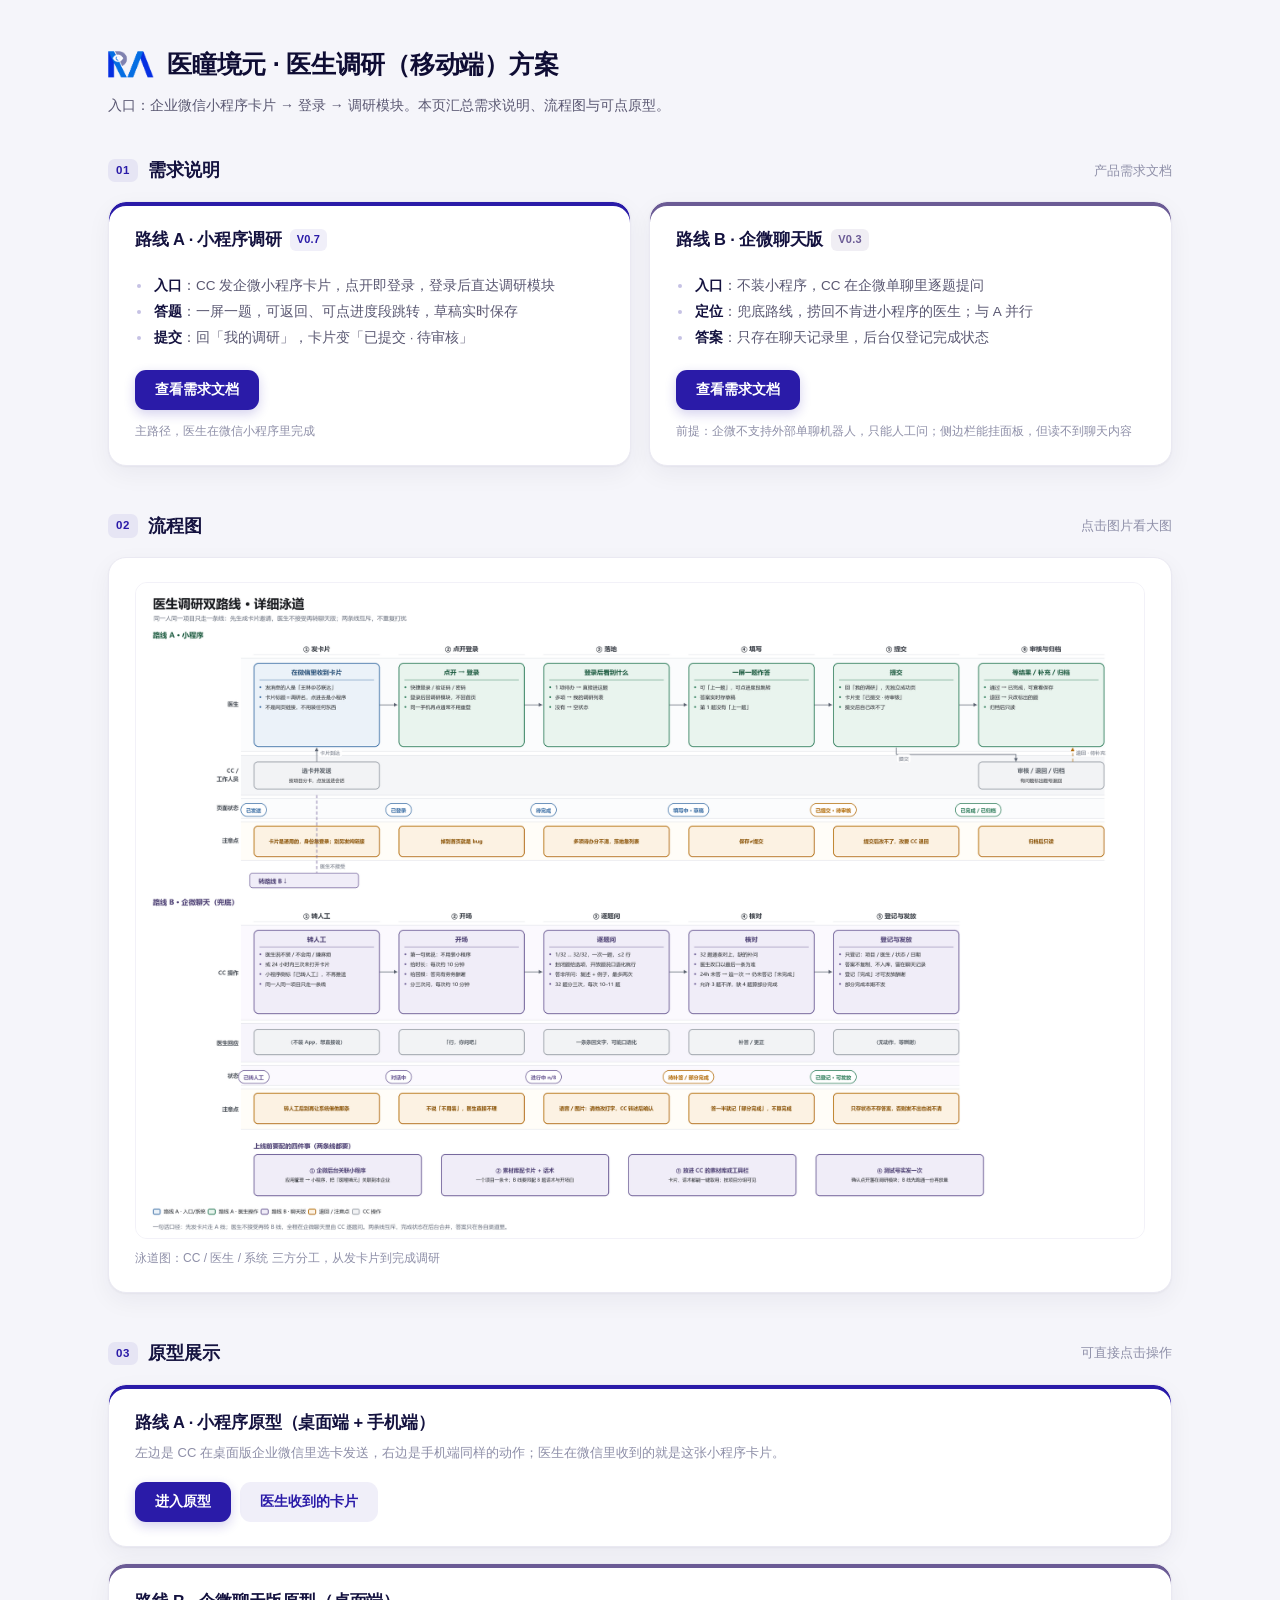
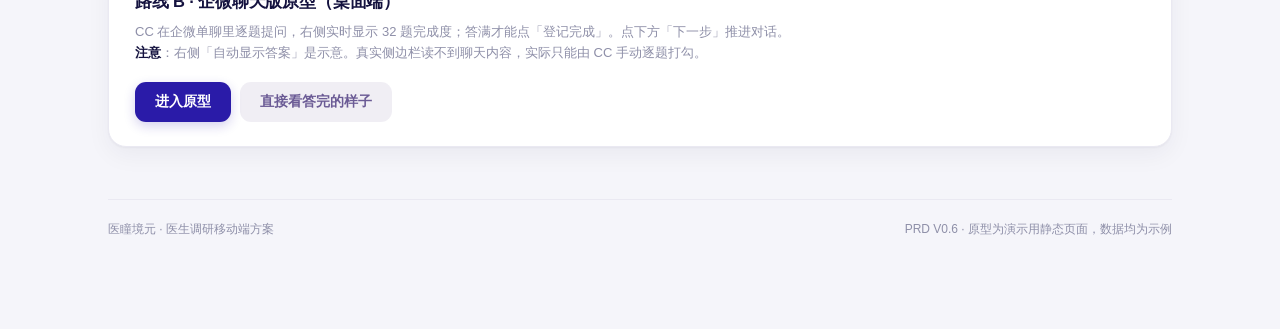
<file: index.html>
﻿<!doctype html>
<html lang="zh-CN">
<head>
<meta charset="utf-8">
<!--
  ┌─ 本页视觉约定（改这里之前先读）──────────────────────────────
  │ 1. 颜色只表示「属于哪条路线」，不做视觉重点、不给任何区块特殊待遇：
  │      路线 A 靛蓝 #2a1ba8   ·   .rail-a
  │      路线 B 灰紫 #6B5B95   ·   .rail-b
  │ 2. 所有卡片统一：白底 + 18px 圆角 + 4px 顶部色条（inset 阴影实现）。
  │    不要加渐变底、不要加深色卡；需要强调就用分区编号和内容本身。
  │ 3. 并列内容用 .grid2（1fr 1fr）：自动等高，按钮靠 margin-top:auto 对齐。
  │    主次内容用上下堆叠，不要为了"好看"改成并排。
  │ 4. 加新卡片时套 .card（含路线色就加 .rail-a / .rail-b），
  │    不要在标签里写内联颜色——内联会盖掉上面的类，之前踩过。
  │ 5. 所有站外/跨页链接一律 target="_blank"，页内锚点除外。
  └────────────────────────────────────────────────────────────
-->
<meta name="viewport" content="width=device-width,initial-scale=1">
<title>医瞳境元 · 医生调研（移动端）方案</title>
<style>
  :root{
    --accent:#2a1ba8;          /* 主色：路线 A */
    --accent-2:#6B5B95;        /* 副色：路线 B */
    --accent-2-soft:rgba(107,91,149,.10);
    --accent-soft:rgba(42,27,168,.07);
    --ink:#14123f; --ink-2:#5A5872; --ink-3:#8E8FA8;
    --line:#EAE9F2; --line-2:#F2F1F8;
    --bg:#F5F5FA; --surface:#fff;
    --shadow:0 1px 2px rgba(20,18,63,.04),0 8px 24px rgba(20,18,63,.05);
    --shadow-lift:0 2px 4px rgba(20,18,63,.05),0 14px 34px rgba(20,18,63,.10);
  }
  *{box-sizing:border-box}
  body{margin:0;background:var(--bg);color:var(--ink);
    font-family:-apple-system,BlinkMacSystemFont,'PingFang SC','Microsoft YaHei',sans-serif;
    -webkit-font-smoothing:antialiased;line-height:1.6}
  a{color:inherit;text-decoration:none}
  .wrap{max-width:1120px;margin:0 auto;padding:44px 28px 90px}

  /* ---------- 页头 ---------- */
  header.top{display:flex;align-items:center;gap:13px;margin-bottom:10px}
  header.top img{width:46px;height:27px}
  header.top h1{font-size:25px;font-weight:700;margin:0;letter-spacing:-.01em;color:#0F0D34}
  .sub{margin:0 0 40px;color:var(--ink-2);font-size:14px;max-width:780px}

  /* ---------- 分区标题 ---------- */
  section{margin-bottom:46px}
  .sec-h{display:flex;align-items:center;gap:10px;margin:0 0 16px}
  .sec-h .n{font-size:11.5px;font-weight:800;letter-spacing:.06em;color:var(--accent);
    background:var(--accent-soft);border-radius:7px;padding:3px 8px;line-height:1.5}
  .sec-h h2{font-size:18px;font-weight:700;margin:0;letter-spacing:-.01em}
  .sec-h .note{margin-left:auto;font-size:12.5px;color:var(--ink-3)}

  /* ---------- 卡片 ---------- */
  .card{position:relative;background:var(--surface);border:1px solid var(--line);border-radius:18px;
    padding:24px 26px;box-shadow:var(--shadow);transition:box-shadow .22s ease,transform .22s ease}
  .grid2{display:grid;grid-template-columns:1fr 1fr;gap:18px;align-items:stretch}
  .grid2 .card{display:flex;flex-direction:column}
  .grid2 .card .rowbtns{margin-top:auto;padding-top:18px}

  /* 路线色条 */
  .card.rail-a{box-shadow:inset 0 4px 0 var(--accent),var(--shadow)}
  .card.rail-b{box-shadow:inset 0 4px 0 var(--accent-2),var(--shadow)}

  .card h3{margin:0 0 6px;font-size:16.5px;font-weight:700;letter-spacing:-.01em}
  .ver{display:inline-block;font-size:11px;font-weight:800;letter-spacing:.02em;color:var(--accent);
    background:var(--accent-soft);border-radius:6px;padding:2px 7px;margin-left:8px;vertical-align:2px}
  .rail-b .ver{color:var(--accent-2);background:var(--accent-2-soft)}

  ul.pts{margin:14px 0 0;padding-left:17px;color:var(--ink-2);font-size:13.5px;line-height:1.95}
  ul.pts li{padding-left:2px}
  ul.pts li::marker{color:#C6C2E4}
  ul.pts b{color:var(--ink);font-weight:600}

  /* ---------- 按钮 ---------- */
  .btn{display:inline-flex;align-items:center;justify-content:center;gap:6px;height:40px;padding:0 20px;
    border-radius:11px;background:var(--accent);color:#fff;font-size:13.5px;font-weight:600;cursor:pointer;
    border:0;font-family:inherit;box-shadow:0 4px 12px rgba(42,27,168,.20);
    transition:background .18s ease,box-shadow .18s ease,transform .18s ease}
  .btn:hover{background:#201584;box-shadow:0 6px 18px rgba(42,27,168,.28);transform:translateY(-1px)}
  .btn.ghost{background:var(--accent-soft);color:var(--accent);box-shadow:none}
  .btn.ghost:hover{background:rgba(42,27,168,.14);transform:none}
  .rail-b .btn.ghost{background:var(--accent-2-soft);color:var(--accent-2)}
  .rail-b .btn.ghost:hover{background:rgba(107,91,149,.18)}
  .rowbtns{display:flex;flex-wrap:wrap;gap:9px;margin-top:18px}

  .hint{margin:12px 0 0;font-size:12px;color:var(--ink-3);line-height:1.6}


  /* ---------- 图 ---------- */
  figure{margin:0}
  figure img{width:100%;height:auto;display:block;border-radius:12px;
    border:1px solid var(--line-2);background:#fff}
  figcaption{margin-top:10px;font-size:12px;color:var(--ink-3)}

  footer{margin-top:52px;padding-top:20px;border-top:1px solid var(--line);
    font-size:12px;color:var(--ink-3);display:flex;justify-content:space-between;gap:12px;flex-wrap:wrap}
  @media (max-width:900px){.grid2{grid-template-columns:1fr}}
</style>
</head>
<body>
<div class="wrap">

  <header class="top">
    <img src="prototype/assets/logo-mark.png" alt="">
    <h1>医瞳境元 · 医生调研（移动端）方案</h1>
  </header>
  <p class="sub">入口：企业微信小程序卡片 → 登录 → 调研模块。本页汇总需求说明、流程图与可点原型。</p>

  <!-- 1 需求说明 -->
  <section>
    <div class="sec-h"><span class="n">01</span><h2>需求说明</h2><span class="note">产品需求文档</span></div>
    <div class="grid2">
      <div class="card rail-a">
        <h3>路线 A · 小程序调研<span class="ver">V0.7</span></h3>
        <ul class="pts">
          <li><b>入口</b>：CC 发企微小程序卡片，点开即登录，登录后直达调研模块</li>
          <li><b>答题</b>：一屏一题，可返回、可点进度段跳转，草稿实时保存</li>
          <li><b>提交</b>：回「我的调研」，卡片变「已提交 · 待审核」</li>
        </ul>
        <div class="rowbtns">
          <a class="btn" href="PRD.html" target="_blank" rel="noopener">查看需求文档</a>
        </div>
        <p class="hint">主路径，医生在微信小程序里完成</p>
      </div>

      <div class="card rail-b">
        <h3>路线 B · 企微聊天版<span class="ver">V0.3</span></h3>
        <ul class="pts">
          <li><b>入口</b>：不装小程序，CC 在企微单聊里逐题提问</li>
          <li><b>定位</b>：兜底路线，捞回不肯进小程序的医生；与 A 并行</li>
          <li><b>答案</b>：只存在聊天记录里，后台仅登记完成状态</li>
        </ul>
        <div class="rowbtns">
          <a class="btn" href="PRD-B.html" target="_blank" rel="noopener">查看需求文档</a>
        </div>
        <p class="hint">前提：企微不支持外部单聊机器人，只能人工问；侧边栏能挂面板，但读不到聊天内容</p>
      </div>
    </div>
  </section>

  <!-- 2 流程图 -->
  <section>
    <div class="sec-h"><span class="n">02</span><h2>流程图</h2><span class="note">点击图片看大图</span></div>
    <div class="card">
    <figure>
      <a href="images/泳道图.png" target="_blank">
        <img src="images/泳道图.png" alt="医生端泳道图">
      </a>
      <figcaption>泳道图：CC / 医生 / 系统 三方分工，从发卡片到完成调研</figcaption>
    </figure>
    </div>
  </section>

  <!-- 3 原型 -->
  <section>
    <div class="sec-h"><span class="n">03</span><h2>原型展示</h2><span class="note">可直接点击操作</span></div>

    <div class="card rail-a" style="margin-bottom:16px">
      <h3>路线 A · 小程序原型（桌面端 + 手机端）</h3>
      <p class="hint" style="margin-top:8px;font-size:13px">
        左边是 CC 在桌面版企业微信里选卡发送，右边是手机端同样的动作；医生在微信里收到的就是这张小程序卡片。
      </p>
      <div class="rowbtns">
        <a class="btn" href="prototype/调研模块-定稿原型.html" target="_blank">进入原型</a>
        <a class="btn ghost" href="prototype/调研模块-定稿原型.html?s=wecom" target="_blank">医生收到的卡片</a>
      </div>
    </div>

    <div class="card rail-b">
      <h3>路线 B · 企微聊天版原型（桌面端）</h3>
      <p class="hint" style="margin-top:8px;font-size:13px">
        CC 在企微单聊里逐题提问，右侧实时显示 32 题完成度；答满才能点「登记完成」。点下方「下一步」推进对话。<br>
        <b style="color:var(--ink)">注意</b>：右侧「自动显示答案」是示意。真实侧边栏读不到聊天内容，实际只能由 CC 手动逐题打勾。
      </p>
      <div class="rowbtns">
        <a class="btn" href="prototype/route-b.html" target="_blank" rel="noopener">进入原型</a>
        <a class="btn ghost" href="prototype/route-b.html?n=18" target="_blank" rel="noopener">直接看答完的样子</a>
      </div>
    </div>

    </section>

  <footer>
    <span>医瞳境元 · 医生调研移动端方案</span>
    <span>PRD V0.6 · 原型为演示用静态页面，数据均为示例</span>
  </footer>

</div>
</body>
</html>
</file>
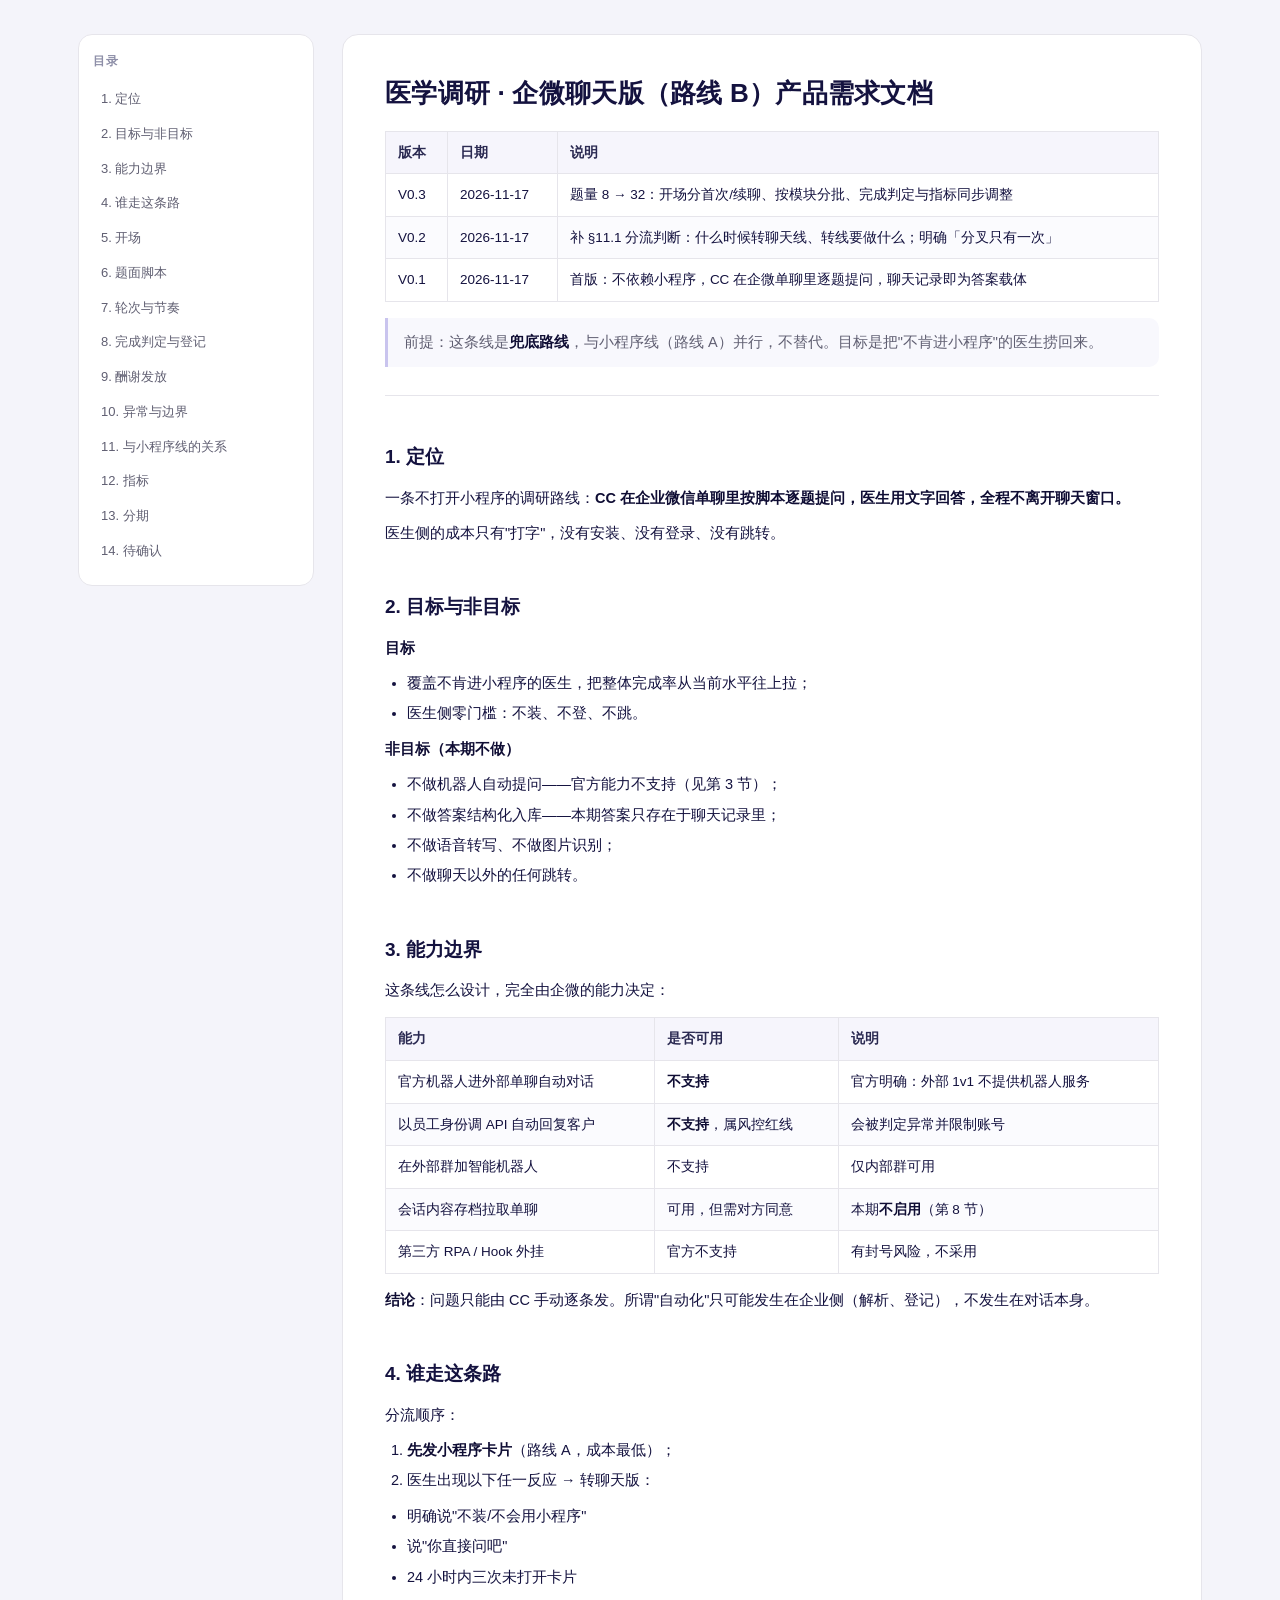
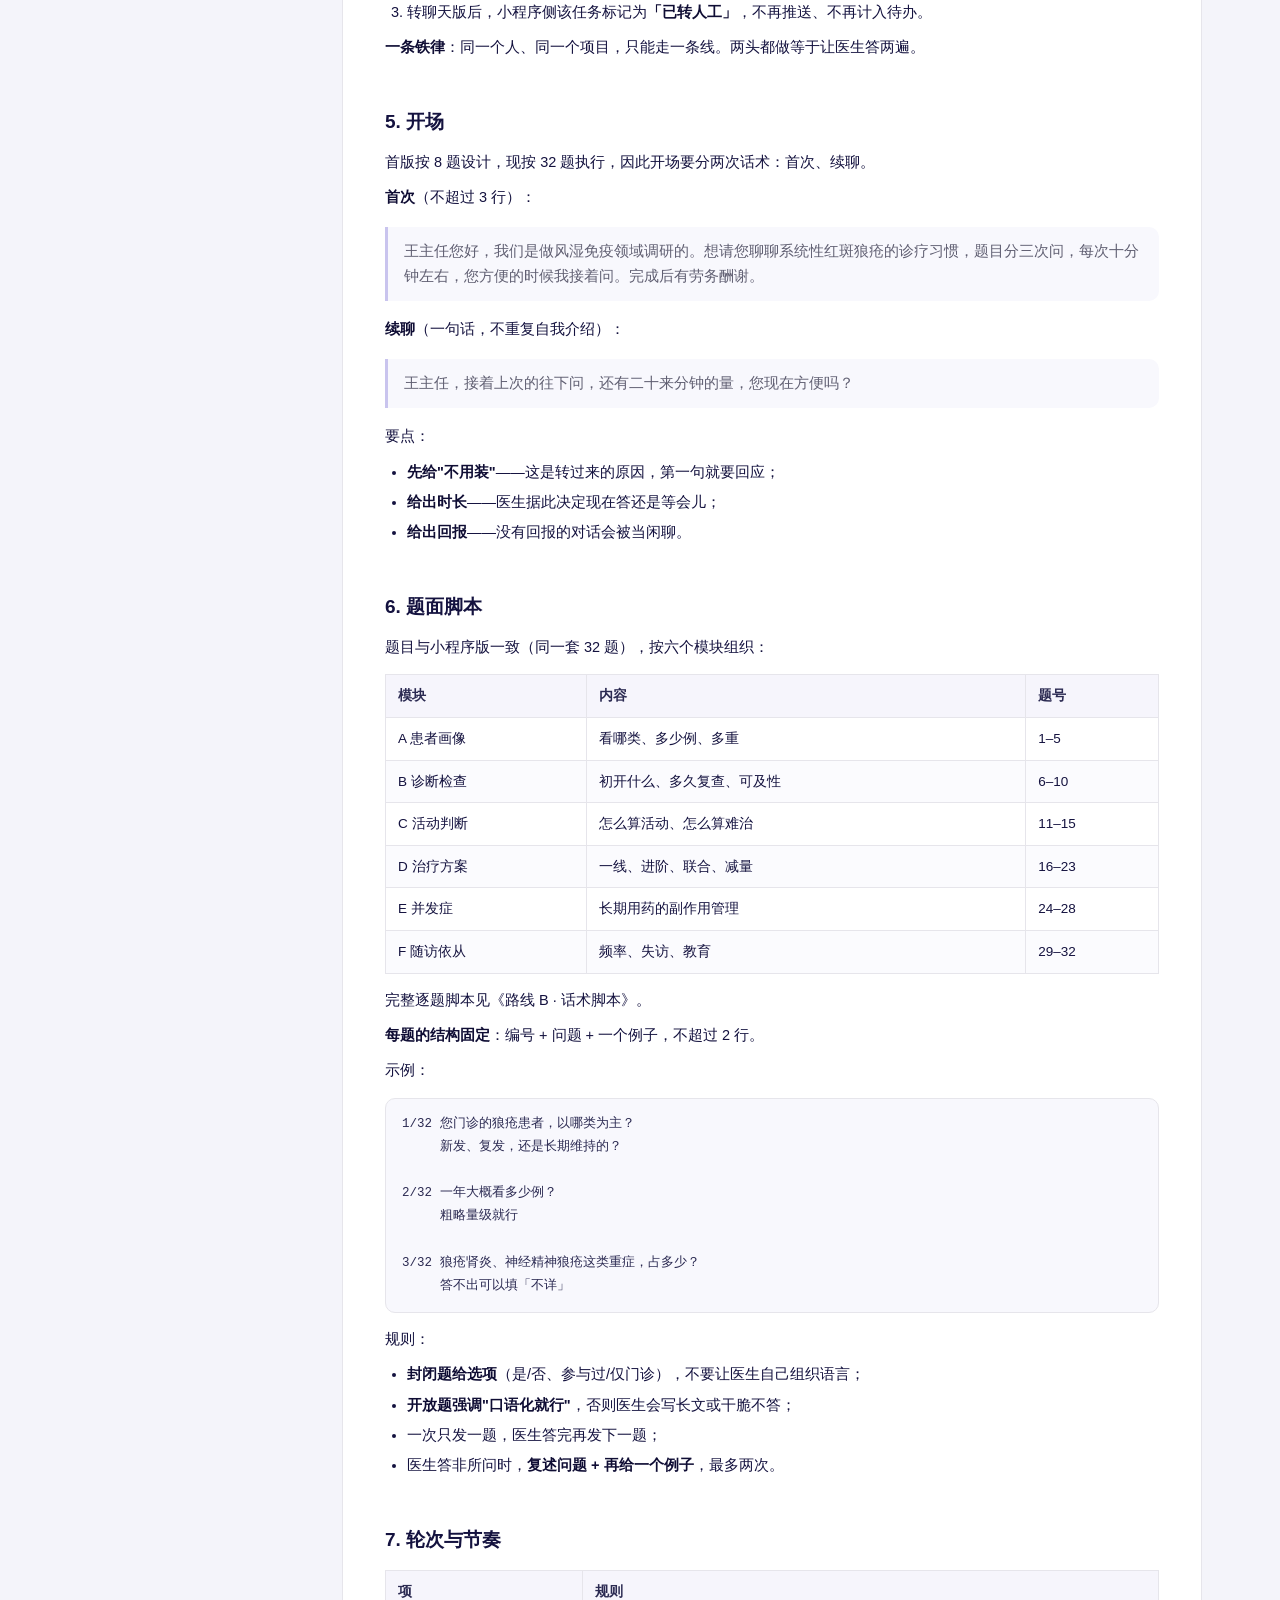
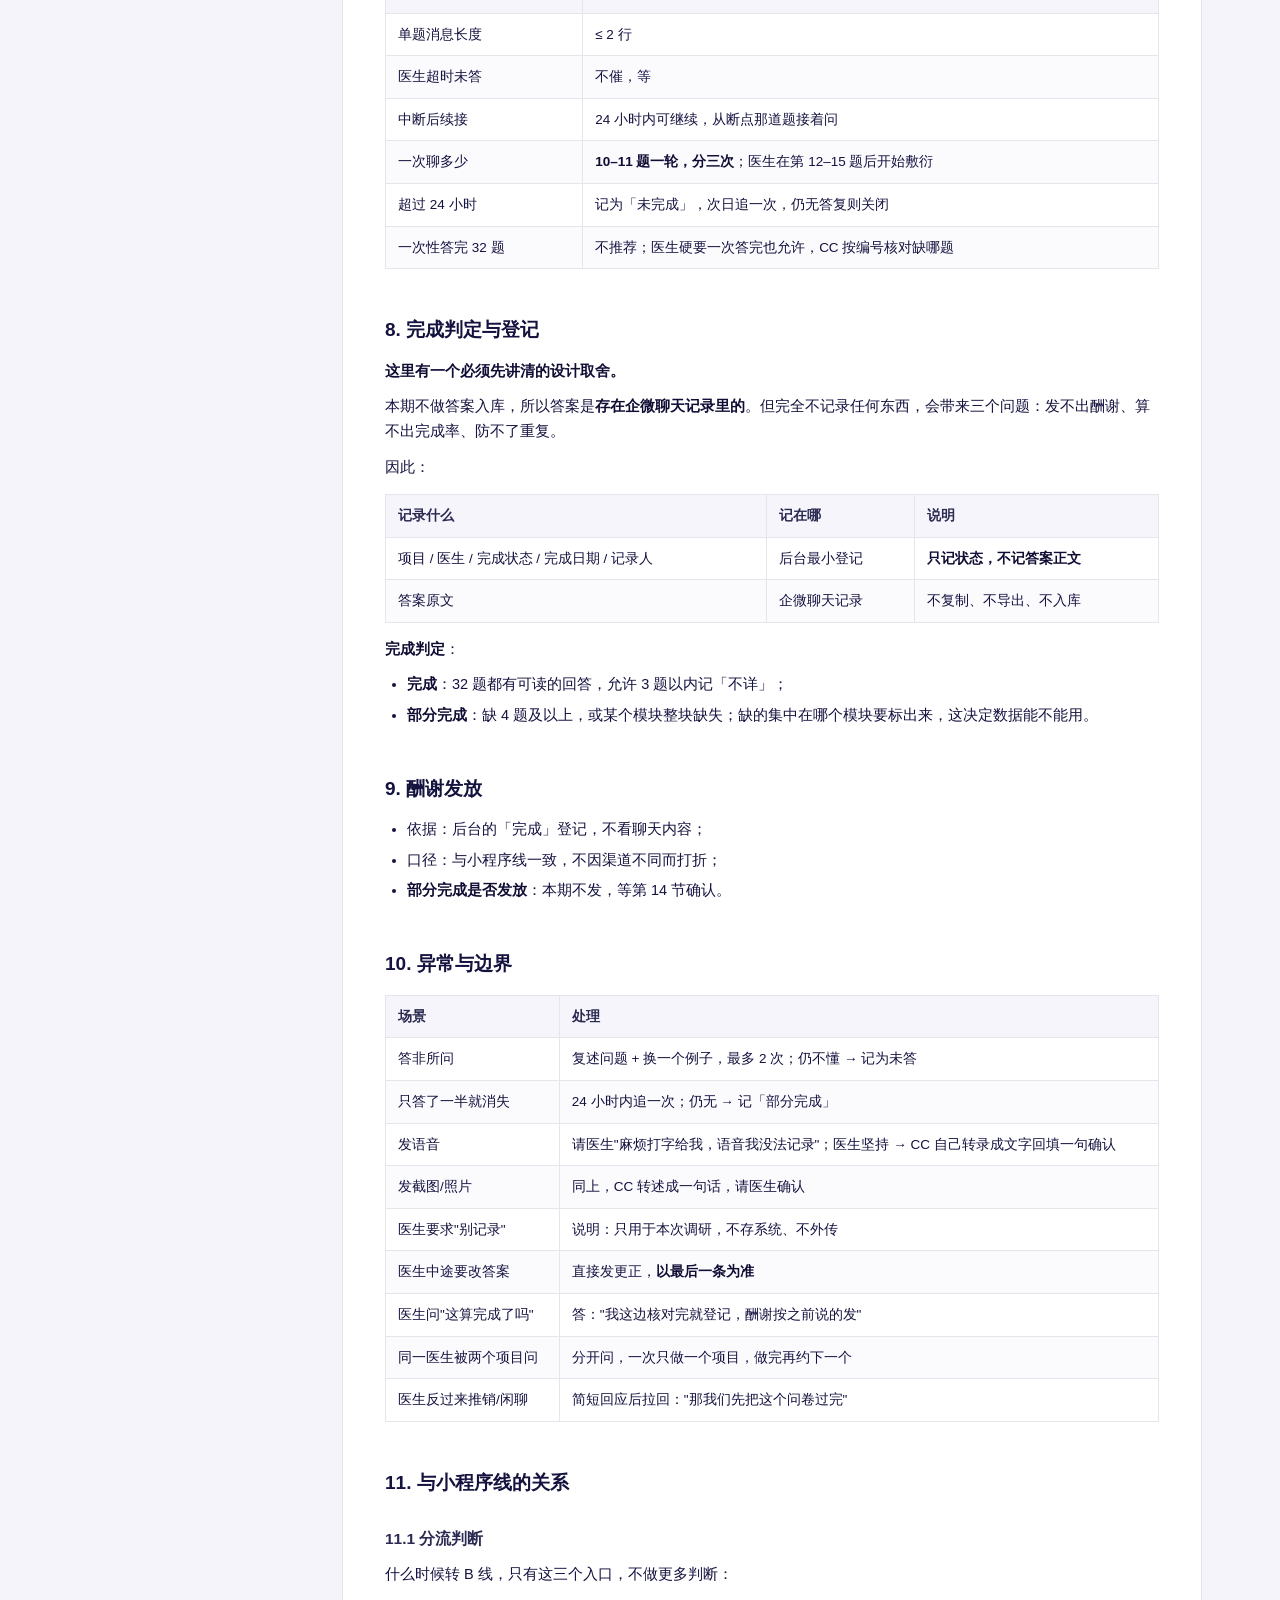
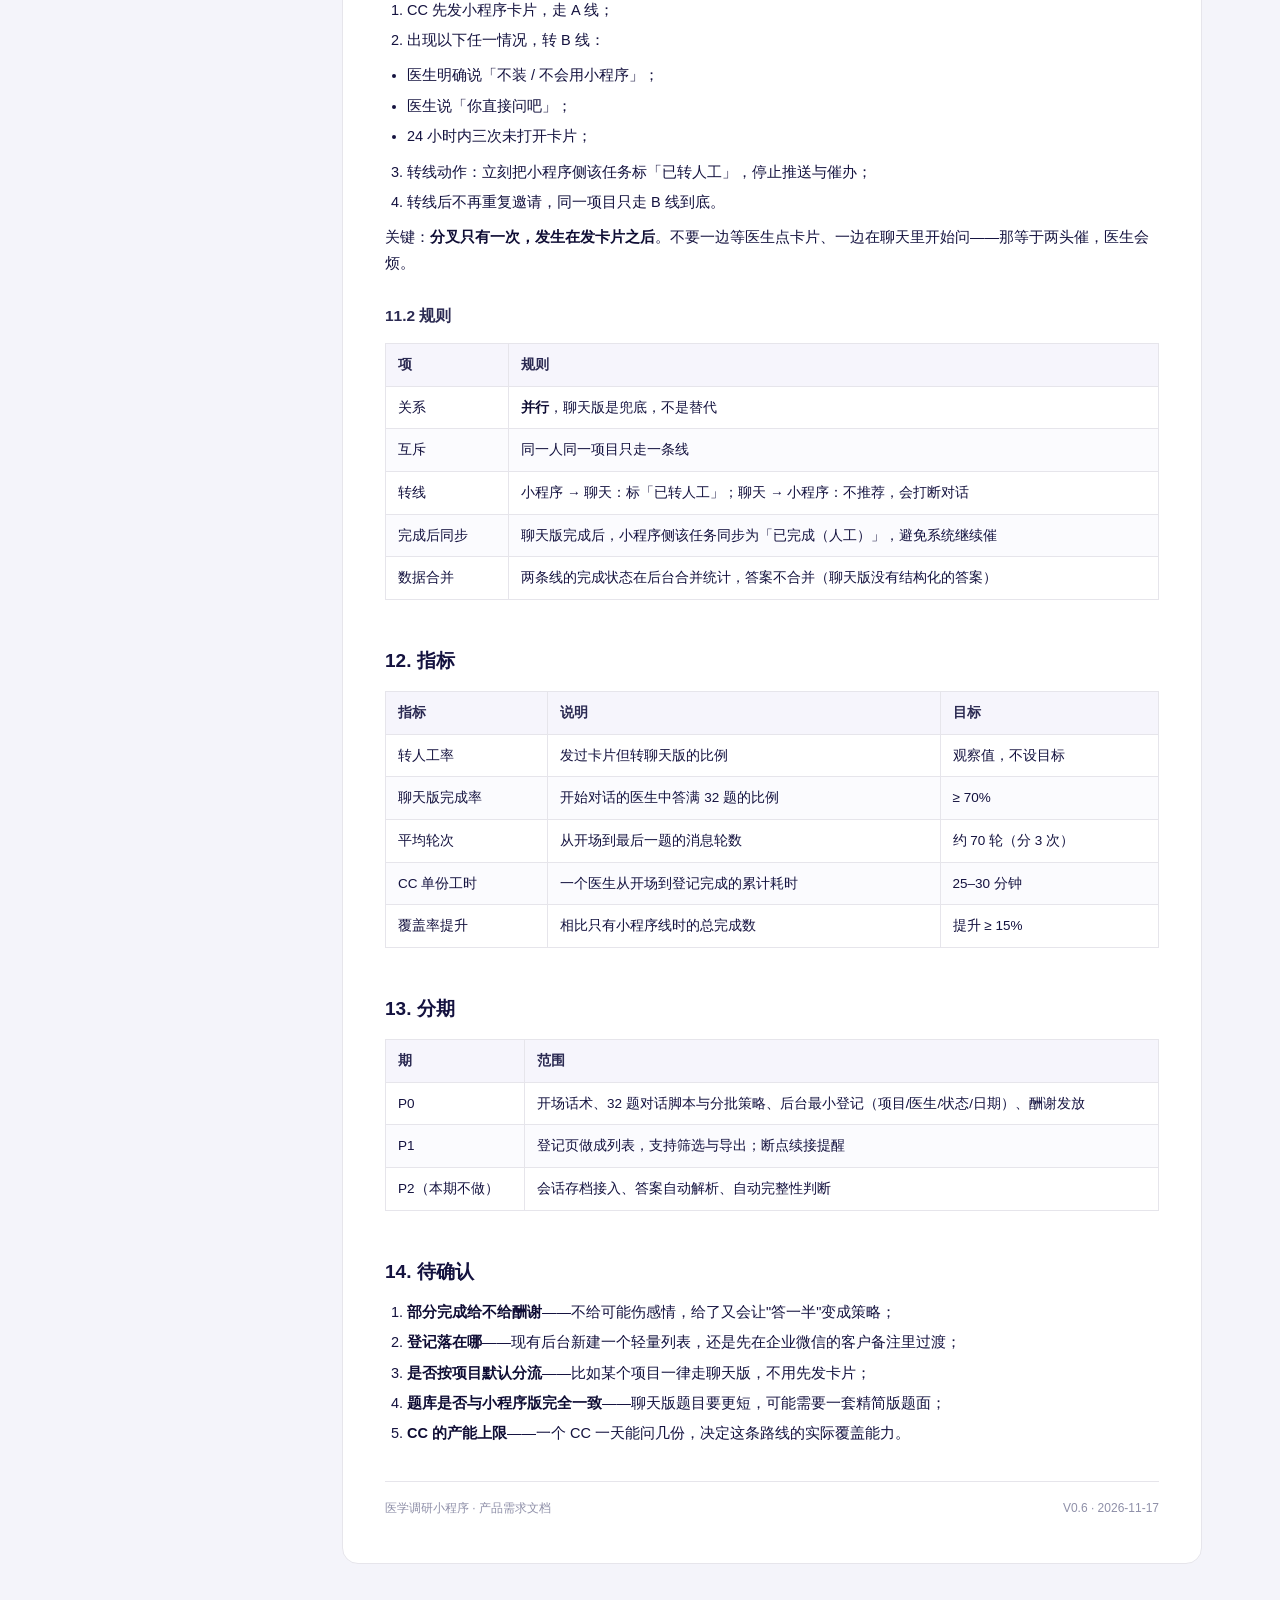
<file: PRD-B.html>
<!doctype html>
<html lang="zh-CN">
<head>
<meta charset="utf-8">
<meta name="viewport" content="width=device-width,initial-scale=1">
<title>路线 B · 话术脚本（红斑狼疮示例）</title>
<style>
  :root{--accent:#2a1ba8;--accent-soft:rgba(42,27,168,.07);--ink:#14123f;--ink2:#605f72;--ink3:#8e8fa8;
    --line:#e6e5eb;--bg:#f4f4fa;--surface:#fff}
  *{box-sizing:border-box}
  body{margin:0;background:var(--bg);color:var(--ink);font-size:14.5px;line-height:1.75;
    font-family:-apple-system,BlinkMacSystemFont,'PingFang SC','Microsoft YaHei',sans-serif;-webkit-font-smoothing:antialiased}
  a{color:var(--accent);text-decoration:none}
  a:hover{text-decoration:underline}

  .layout{display:grid;grid-template-columns:236px minmax(0,1fr);gap:28px;max-width:1180px;margin:0 auto;padding:34px 28px 80px}
  @media (max-width:900px){.layout{grid-template-columns:1fr}.toc{display:none}}

  .toc{position:sticky;top:28px;align-self:start;max-height:calc(100vh - 56px);overflow:auto;
    background:var(--surface);border:1px solid var(--line);border-radius:14px;padding:16px 14px}
  .toc .tt{font-size:12px;font-weight:700;color:var(--ink3);letter-spacing:.08em;margin:0 0 10px}
  .toc a{display:block;padding:6px 8px;border-radius:8px;font-size:13px;color:var(--ink2)}
  .toc a:hover{background:var(--accent-soft);color:var(--accent);text-decoration:none}

  .doc{background:var(--surface);border:1px solid var(--line);border-radius:16px;padding:36px 42px 44px}
  @media (max-width:900px){.doc{padding:24px 20px 30px}}

  .topbar{display:flex;align-items:center;justify-content:space-between;gap:12px;margin-bottom:22px}
  .btn{display:inline-flex;align-items:center;gap:6px;height:34px;padding:0 14px;border-radius:9px;
    background:var(--accent-soft);color:var(--accent);font-size:13px;font-weight:600}
  .btn:hover{background:rgba(42,27,168,.14);text-decoration:none}

  h1{font-size:26px;margin:0 0 6px;letter-spacing:.01em}
  h2{font-size:19px;margin:38px 0 12px;padding-top:6px}
  h3{font-size:15.5px;margin:26px 0 8px;color:#2b2a52}
  h2,h3{scroll-margin-top:22px}
  p{margin:10px 0}
  ul,ol{margin:10px 0;padding-left:22px}
  li{margin:5px 0}
  b{color:#0f0d34}
  hr{border:0;border-top:1px solid var(--line);margin:28px 0}
  code{background:#f3f2f9;border-radius:4px;padding:1px 5px;font-size:12.5px;color:#4a3fd0}
  blockquote{margin:16px 0;padding:12px 16px;background:#f8f8fd;border-left:3px solid #c9c4ee;
    border-radius:0 10px 10px 0;color:var(--ink2)}
  blockquote p{margin:0}
  pre.code{margin:14px 0;padding:14px 16px;background:#f8f8fd;border:1px solid var(--line);border-radius:10px;
    font-size:12.5px;line-height:1.85;color:#2b2a52;white-space:pre-wrap;font-family:'SFMono-Regular',Consolas,monospace}

  .tw{overflow-x:auto;margin:14px 0}
  table{border-collapse:collapse;width:100%;font-size:13.5px}
  th,td{border:1px solid var(--line);padding:9px 12px;text-align:left;vertical-align:top}
  th{background:#f6f5fc;font-weight:700;color:#2b2a52;white-space:nowrap}
  tbody tr:nth-child(even){background:#fbfbfe}

  .foot{margin-top:34px;padding-top:16px;border-top:1px solid var(--line);font-size:12px;color:var(--ink3);
    display:flex;justify-content:space-between;gap:12px;flex-wrap:wrap}
</style>
</head>
<body>
<div class="layout">
  <nav class="toc">
    <p class="tt">目录</p>
    <a href="#1-定位">1. 定位</a><a href="#2-目标与非目标">2. 目标与非目标</a><a href="#3-能力边界">3. 能力边界</a><a href="#4-谁走这条路">4. 谁走这条路</a><a href="#5-开场">5. 开场</a><a href="#6-题面脚本">6. 题面脚本</a><a href="#7-轮次与节奏">7. 轮次与节奏</a><a href="#8-完成判定与登记">8. 完成判定与登记</a><a href="#9-酬谢发放">9. 酬谢发放</a><a href="#10-异常与边界">10. 异常与边界</a><a href="#11-与小程序线的关系">11. 与小程序线的关系</a><a href="#12-指标">12. 指标</a><a href="#13-分期">13. 分期</a><a href="#14-待确认">14. 待确认</a>
  </nav>
  <article class="doc">
    <h1 id="医学调研-企微聊天版-路线-b-产品需求文档">医学调研 · 企微聊天版（路线 B）产品需求文档</h1>
<div class="tw"><table><thead><tr><th>版本</th><th>日期</th><th>说明</th></tr></thead><tbody><tr><td>V0.3</td><td>2026-11-17</td><td>题量 8 → 32：开场分首次/续聊、按模块分批、完成判定与指标同步调整</td></tr><tr><td>V0.2</td><td>2026-11-17</td><td>补 §11.1 分流判断：什么时候转聊天线、转线要做什么；明确「分叉只有一次」</td></tr><tr><td>V0.1</td><td>2026-11-17</td><td>首版：不依赖小程序，CC 在企微单聊里逐题提问，聊天记录即为答案载体</td></tr></tbody></table></div>
<blockquote>前提：这条线是<b>兜底路线</b>，与小程序线（路线 A）并行，不替代。目标是把"不肯进小程序"的医生捞回来。</blockquote>
<hr>
<h2 id="1-定位">1. 定位</h2>
<p>一条不打开小程序的调研路线：<b>CC 在企业微信单聊里按脚本逐题提问，医生用文字回答，全程不离开聊天窗口。</b></p>
<p>医生侧的成本只有"打字"，没有安装、没有登录、没有跳转。</p>
<h2 id="2-目标与非目标">2. 目标与非目标</h2>
<p><b>目标</b></p>
<ul><li>覆盖不肯进小程序的医生，把整体完成率从当前水平往上拉；</li><li>医生侧零门槛：不装、不登、不跳。</li></ul>
<p><b>非目标（本期不做）</b></p>
<ul><li>不做机器人自动提问——官方能力不支持（见第 3 节）；</li><li>不做答案结构化入库——本期答案只存在于聊天记录里；</li><li>不做语音转写、不做图片识别；</li><li>不做聊天以外的任何跳转。</li></ul>
<h2 id="3-能力边界">3. 能力边界</h2>
<p>这条线怎么设计，完全由企微的能力决定：</p>
<div class="tw"><table><thead><tr><th>能力</th><th>是否可用</th><th>说明</th></tr></thead><tbody><tr><td>官方机器人进外部单聊自动对话</td><td><b>不支持</b></td><td>官方明确：外部 1v1 不提供机器人服务</td></tr><tr><td>以员工身份调 API 自动回复客户</td><td><b>不支持</b>，属风控红线</td><td>会被判定异常并限制账号</td></tr><tr><td>在外部群加智能机器人</td><td>不支持</td><td>仅内部群可用</td></tr><tr><td>会话内容存档拉取单聊</td><td>可用，但需对方同意</td><td>本期<b>不启用</b>（第 8 节）</td></tr><tr><td>第三方 RPA / Hook 外挂</td><td>官方不支持</td><td>有封号风险，不采用</td></tr></tbody></table></div>
<p><b>结论</b>：问题只能由 CC 手动逐条发。所谓"自动化"只可能发生在企业侧（解析、登记），不发生在对话本身。</p>
<h2 id="4-谁走这条路">4. 谁走这条路</h2>
<p>分流顺序：</p>
<ol><li><b>先发小程序卡片</b>（路线 A，成本最低）；</li><li>医生出现以下任一反应 → 转聊天版：</li></ol>
<ul><li>明确说"不装/不会用小程序"</li><li>说"你直接问吧"</li><li>24 小时内三次未打开卡片</li></ul>
<ol start="3"><li>转聊天版后，小程序侧该任务标记为<b>「已转人工」</b>，不再推送、不再计入待办。</li></ol>
<p><b>一条铁律</b>：同一个人、同一个项目，只能走一条线。两头都做等于让医生答两遍。</p>
<h2 id="5-开场">5. 开场</h2>
<p>首版按 8 题设计，现按 32 题执行，因此开场要分两次话术：首次、续聊。</p>
<p><b>首次</b>（不超过 3 行）：</p>
<blockquote>王主任您好，我们是做风湿免疫领域调研的。想请您聊聊系统性红斑狼疮的诊疗习惯，题目分三次问，每次十分钟左右，您方便的时候我接着问。完成后有劳务酬谢。</blockquote>
<p><b>续聊</b>（一句话，不重复自我介绍）：</p>
<blockquote>王主任，接着上次的往下问，还有二十来分钟的量，您现在方便吗？</blockquote>
<p>要点：</p>
<ul><li><b>先给"不用装"</b>——这是转过来的原因，第一句就要回应；</li><li><b>给出时长</b>——医生据此决定现在答还是等会儿；</li><li><b>给出回报</b>——没有回报的对话会被当闲聊。</li></ul>
<h2 id="6-题面脚本">6. 题面脚本</h2>
<p>题目与小程序版一致（同一套 32 题），按六个模块组织：</p>
<div class="tw"><table><thead><tr><th>模块</th><th>内容</th><th>题号</th></tr></thead><tbody><tr><td>A 患者画像</td><td>看哪类、多少例、多重</td><td>1–5</td></tr><tr><td>B 诊断检查</td><td>初开什么、多久复查、可及性</td><td>6–10</td></tr><tr><td>C 活动判断</td><td>怎么算活动、怎么算难治</td><td>11–15</td></tr><tr><td>D 治疗方案</td><td>一线、进阶、联合、减量</td><td>16–23</td></tr><tr><td>E 并发症</td><td>长期用药的副作用管理</td><td>24–28</td></tr><tr><td>F 随访依从</td><td>频率、失访、教育</td><td>29–32</td></tr></tbody></table></div>
<p>完整逐题脚本见《路线 B · 话术脚本》。</p>
<p><b>每题的结构固定</b>：编号 + 问题 + 一个例子，不超过 2 行。</p>
<p>示例：</p>
<pre class="code">1/32 您门诊的狼疮患者，以哪类为主？
     新发、复发，还是长期维持的？

2/32 一年大概看多少例？
     粗略量级就行

3/32 狼疮肾炎、神经精神狼疮这类重症，占多少？
     答不出可以填「不详」</pre>
<p>规则：</p>
<ul><li><b>封闭题给选项</b>（是/否、参与过/仅门诊），不要让医生自己组织语言；</li><li><b>开放题强调"口语化就行"</b>，否则医生会写长文或干脆不答；</li><li>一次只发一题，医生答完再发下一题；</li><li>医生答非所问时，<b>复述问题 + 再给一个例子</b>，最多两次。</li></ul>
<h2 id="7-轮次与节奏">7. 轮次与节奏</h2>
<div class="tw"><table><thead><tr><th>项</th><th>规则</th></tr></thead><tbody><tr><td>单题消息长度</td><td>≤ 2 行</td></tr><tr><td>医生超时未答</td><td>不催，等</td></tr><tr><td>中断后续接</td><td>24 小时内可继续，从断点那道题接着问</td></tr><tr><td>一次聊多少</td><td><b>10–11 题一轮，分三次</b>；医生在第 12–15 题后开始敷衍</td></tr><tr><td>超过 24 小时</td><td>记为「未完成」，次日追一次，仍无答复则关闭</td></tr><tr><td>一次性答完 32 题</td><td>不推荐；医生硬要一次答完也允许，CC 按编号核对缺哪题</td></tr></tbody></table></div>
<h2 id="8-完成判定与登记">8. 完成判定与登记</h2>
<p><b>这里有一个必须先讲清的设计取舍。</b></p>
<p>本期不做答案入库，所以答案是<b>存在企微聊天记录里的</b>。但完全不记录任何东西，会带来三个问题：发不出酬谢、算不出完成率、防不了重复。</p>
<p>因此：</p>
<div class="tw"><table><thead><tr><th>记录什么</th><th>记在哪</th><th>说明</th></tr></thead><tbody><tr><td>项目 / 医生 / 完成状态 / 完成日期 / 记录人</td><td>后台最小登记</td><td><b>只记状态，不记答案正文</b></td></tr><tr><td>答案原文</td><td>企微聊天记录</td><td>不复制、不导出、不入库</td></tr></tbody></table></div>
<p><b>完成判定</b>：</p>
<ul><li><b>完成</b>：32 题都有可读的回答，允许 3 题以内记「不详」；</li><li><b>部分完成</b>：缺 4 题及以上，或某个模块整块缺失；缺的集中在哪个模块要标出来，这决定数据能不能用。</li></ul>
<h2 id="9-酬谢发放">9. 酬谢发放</h2>
<ul><li>依据：后台的「完成」登记，不看聊天内容；</li><li>口径：与小程序线一致，不因渠道不同而打折；</li><li><b>部分完成是否发放</b>：本期不发，等第 14 节确认。</li></ul>
<h2 id="10-异常与边界">10. 异常与边界</h2>
<div class="tw"><table><thead><tr><th>场景</th><th>处理</th></tr></thead><tbody><tr><td>答非所问</td><td>复述问题 + 换一个例子，最多 2 次；仍不懂 → 记为未答</td></tr><tr><td>只答了一半就消失</td><td>24 小时内追一次；仍无 → 记「部分完成」</td></tr><tr><td>发语音</td><td>请医生"麻烦打字给我，语音我没法记录"；医生坚持 → CC 自己转录成文字回填一句确认</td></tr><tr><td>发截图/照片</td><td>同上，CC 转述成一句话，请医生确认</td></tr><tr><td>医生要求"别记录"</td><td>说明：只用于本次调研，不存系统、不外传</td></tr><tr><td>医生中途要改答案</td><td>直接发更正，<b>以最后一条为准</b></td></tr><tr><td>医生问"这算完成了吗"</td><td>答："我这边核对完就登记，酬谢按之前说的发"</td></tr><tr><td>同一医生被两个项目问</td><td>分开问，一次只做一个项目，做完再约下一个</td></tr><tr><td>医生反过来推销/闲聊</td><td>简短回应后拉回："那我们先把这个问卷过完"</td></tr></tbody></table></div>
<h2 id="11-与小程序线的关系">11. 与小程序线的关系</h2>
<h3 id="11-1-分流判断">11.1 分流判断</h3>
<p>什么时候转 B 线，只有这三个入口，不做更多判断：</p>
<ol><li>CC 先发小程序卡片，走 A 线；</li><li>出现以下任一情况，转 B 线：</li></ol>
<ul><li>医生明确说「不装 / 不会用小程序」；</li><li>医生说「你直接问吧」；</li><li>24 小时内三次未打开卡片；</li></ul>
<ol start="3"><li>转线动作：立刻把小程序侧该任务标「已转人工」，停止推送与催办；</li><li>转线后不再重复邀请，同一项目只走 B 线到底。</li></ol>
<p>关键：<b>分叉只有一次，发生在发卡片之后</b>。不要一边等医生点卡片、一边在聊天里开始问——那等于两头催，医生会烦。</p>
<h3 id="11-2-规则">11.2 规则</h3>
<div class="tw"><table><thead><tr><th>项</th><th>规则</th></tr></thead><tbody><tr><td>关系</td><td><b>并行</b>，聊天版是兜底，不是替代</td></tr><tr><td>互斥</td><td>同一人同一项目只走一条线</td></tr><tr><td>转线</td><td>小程序 → 聊天：标「已转人工」；聊天 → 小程序：不推荐，会打断对话</td></tr><tr><td>完成后同步</td><td>聊天版完成后，小程序侧该任务同步为「已完成（人工）」，避免系统继续催</td></tr><tr><td>数据合并</td><td>两条线的完成状态在后台合并统计，答案不合并（聊天版没有结构化的答案）</td></tr></tbody></table></div>
<h2 id="12-指标">12. 指标</h2>
<div class="tw"><table><thead><tr><th>指标</th><th>说明</th><th>目标</th></tr></thead><tbody><tr><td>转人工率</td><td>发过卡片但转聊天版的比例</td><td>观察值，不设目标</td></tr><tr><td>聊天版完成率</td><td>开始对话的医生中答满 32 题的比例</td><td>≥ 70%</td></tr><tr><td>平均轮次</td><td>从开场到最后一题的消息轮数</td><td>约 70 轮（分 3 次）</td></tr><tr><td>CC 单份工时</td><td>一个医生从开场到登记完成的累计耗时</td><td>25–30 分钟</td></tr><tr><td>覆盖率提升</td><td>相比只有小程序线时的总完成数</td><td>提升 ≥ 15%</td></tr></tbody></table></div>
<h2 id="13-分期">13. 分期</h2>
<div class="tw"><table><thead><tr><th>期</th><th>范围</th></tr></thead><tbody><tr><td>P0</td><td>开场话术、32 题对话脚本与分批策略、后台最小登记（项目/医生/状态/日期）、酬谢发放</td></tr><tr><td>P1</td><td>登记页做成列表，支持筛选与导出；断点续接提醒</td></tr><tr><td>P2（本期不做）</td><td>会话存档接入、答案自动解析、自动完整性判断</td></tr></tbody></table></div>
<h2 id="14-待确认">14. 待确认</h2>
<ol><li><b>部分完成给不给酬谢</b>——不给可能伤感情，给了又会让"答一半"变成策略；</li><li><b>登记落在哪</b>——现有后台新建一个轻量列表，还是先在企业微信的客户备注里过渡；</li><li><b>是否按项目默认分流</b>——比如某个项目一律走聊天版，不用先发卡片；</li><li><b>题库是否与小程序版完全一致</b>——聊天版题目要更短，可能需要一套精简版题面；</li><li><b>CC 的产能上限</b>——一个 CC 一天能问几份，决定这条路线的实际覆盖能力。</li></ol>
    <div class="foot">
      <span>医学调研小程序 · 产品需求文档</span>
      <span>V0.6 · 2026-11-17</span>
    </div>
  </article>
</div>
</body>
</html>
</file>
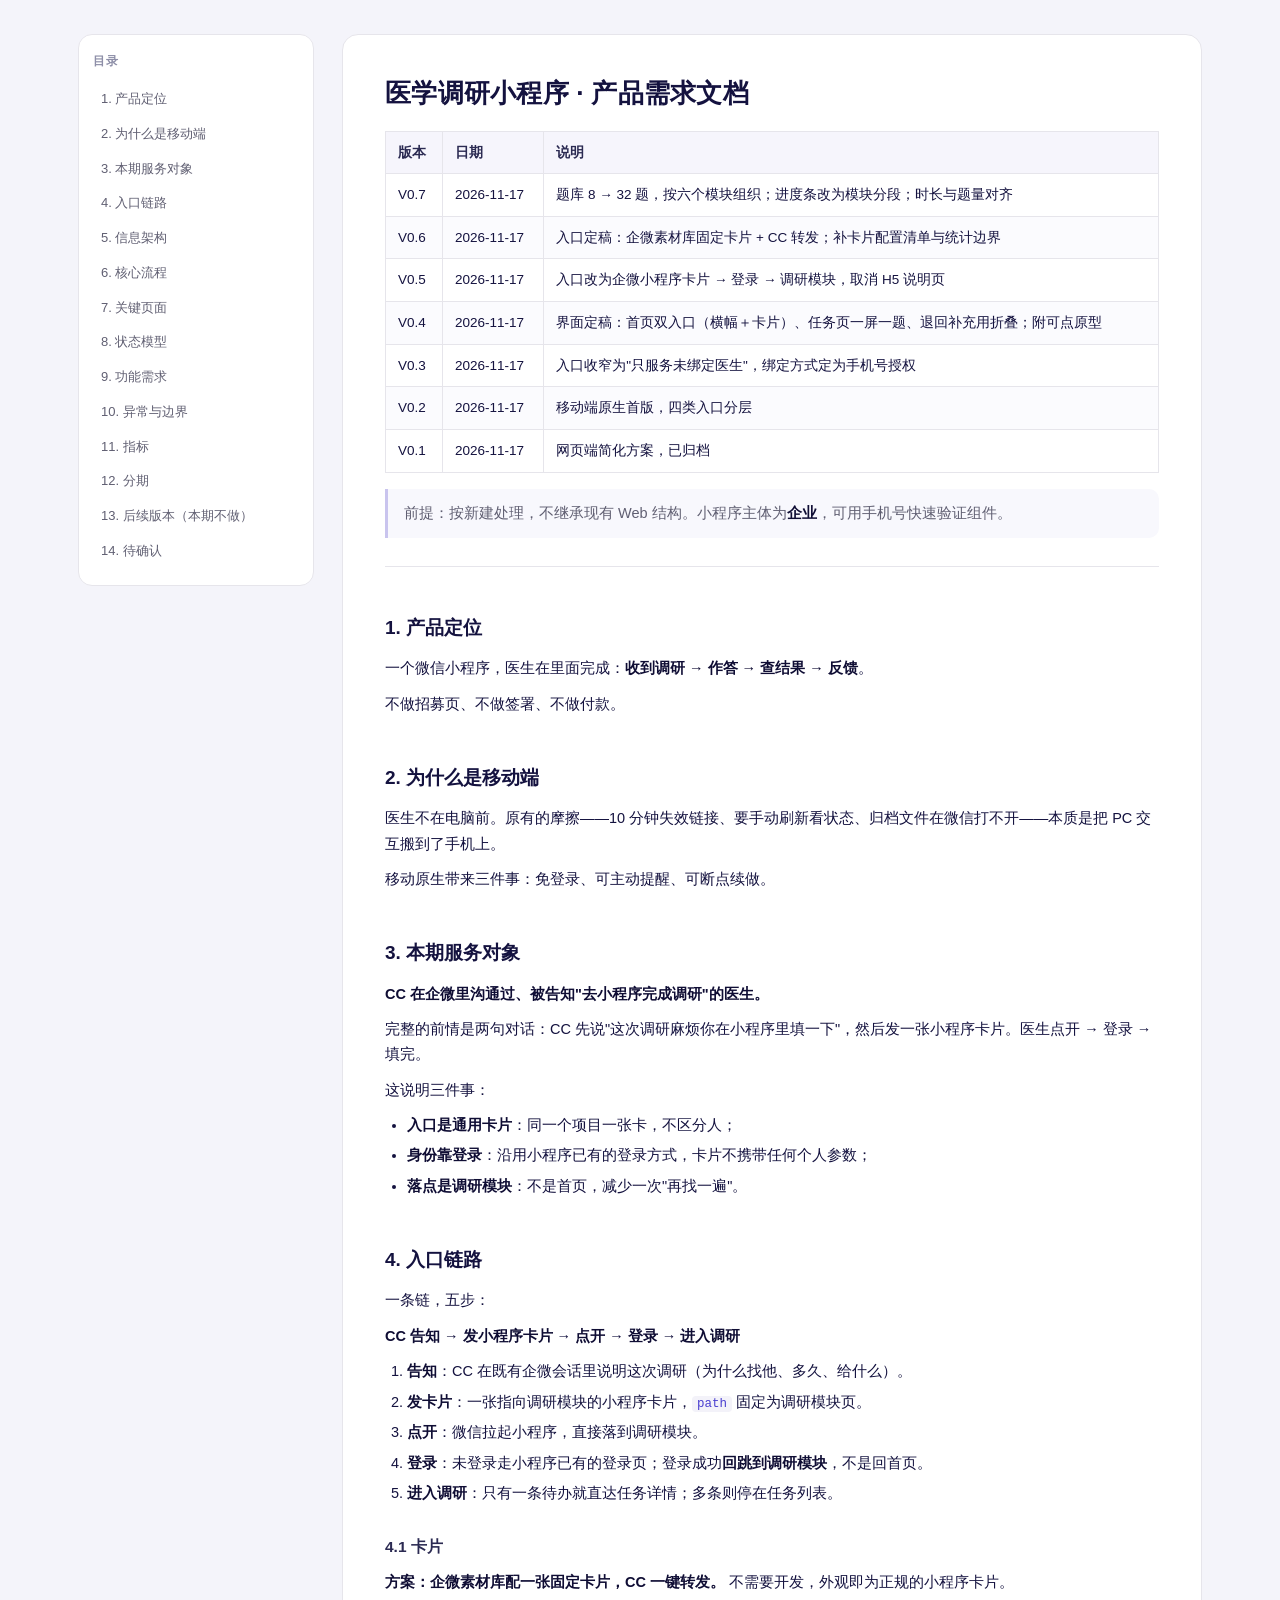
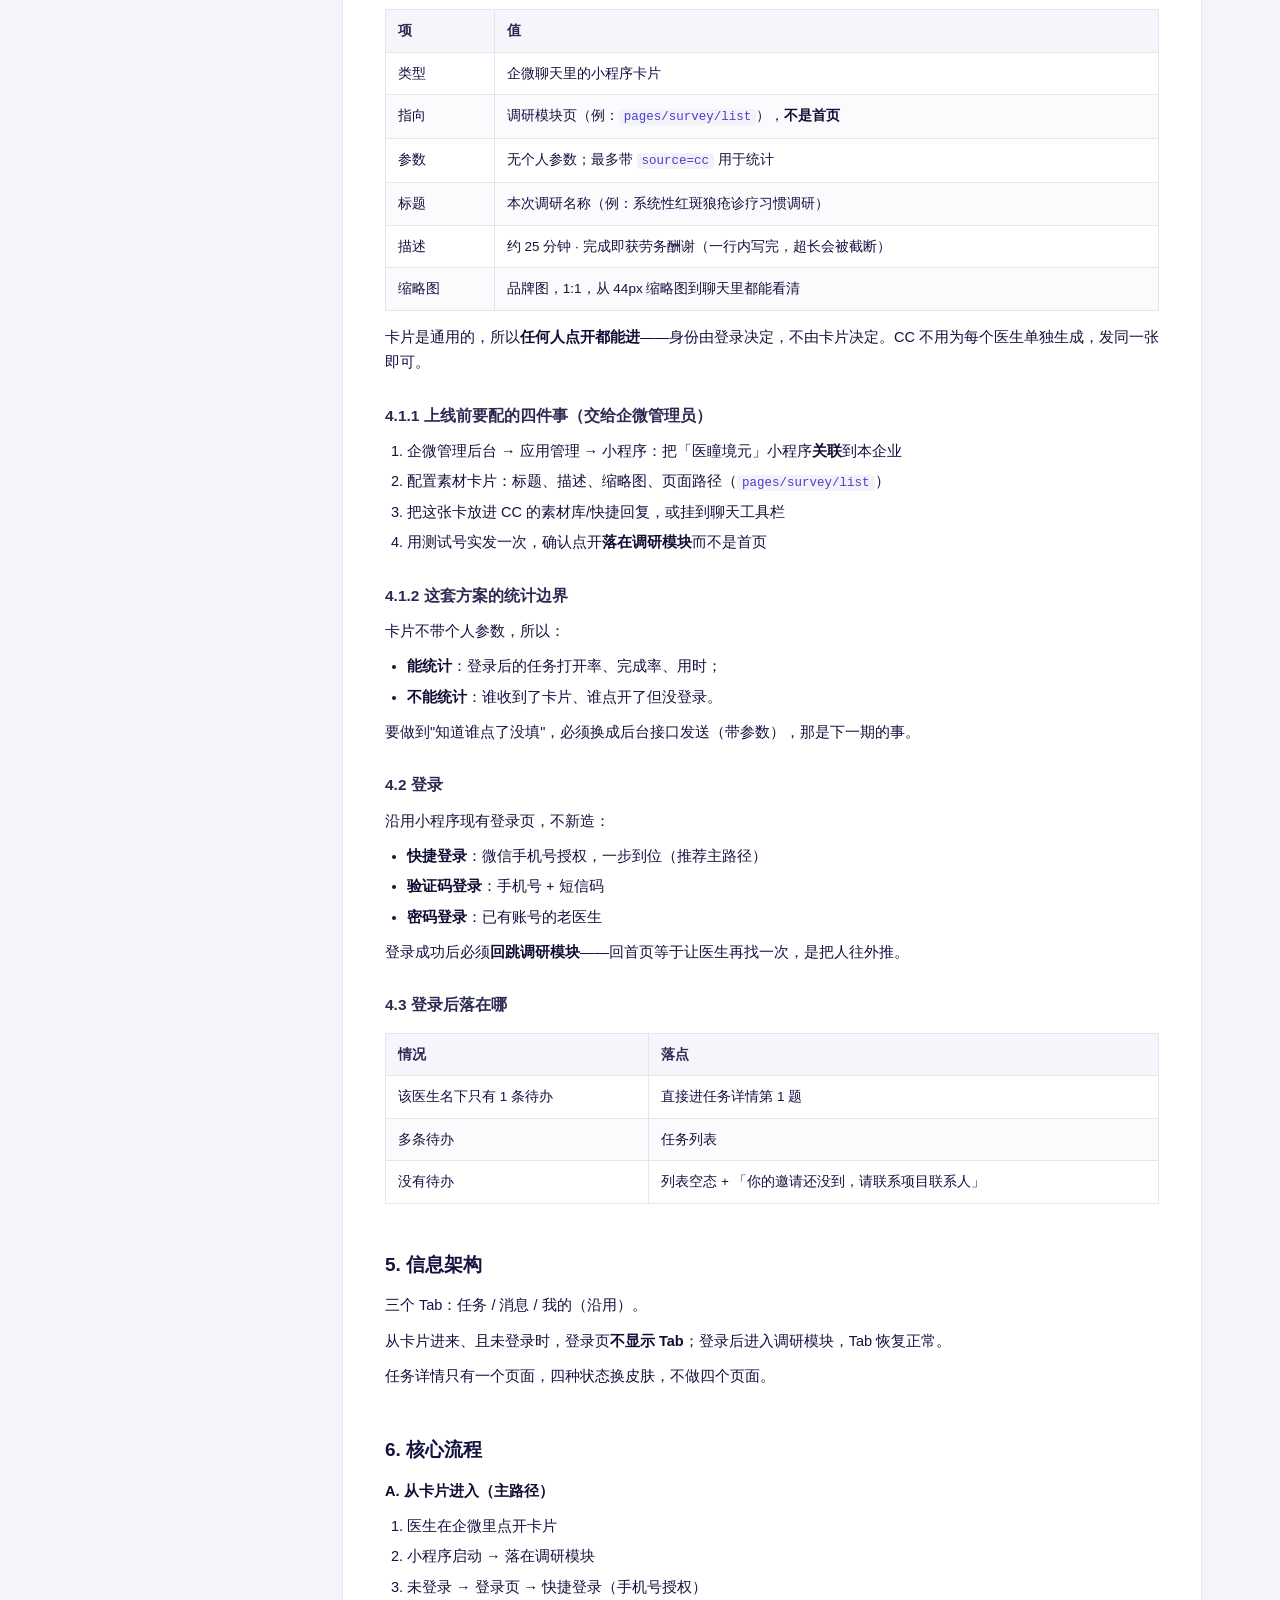
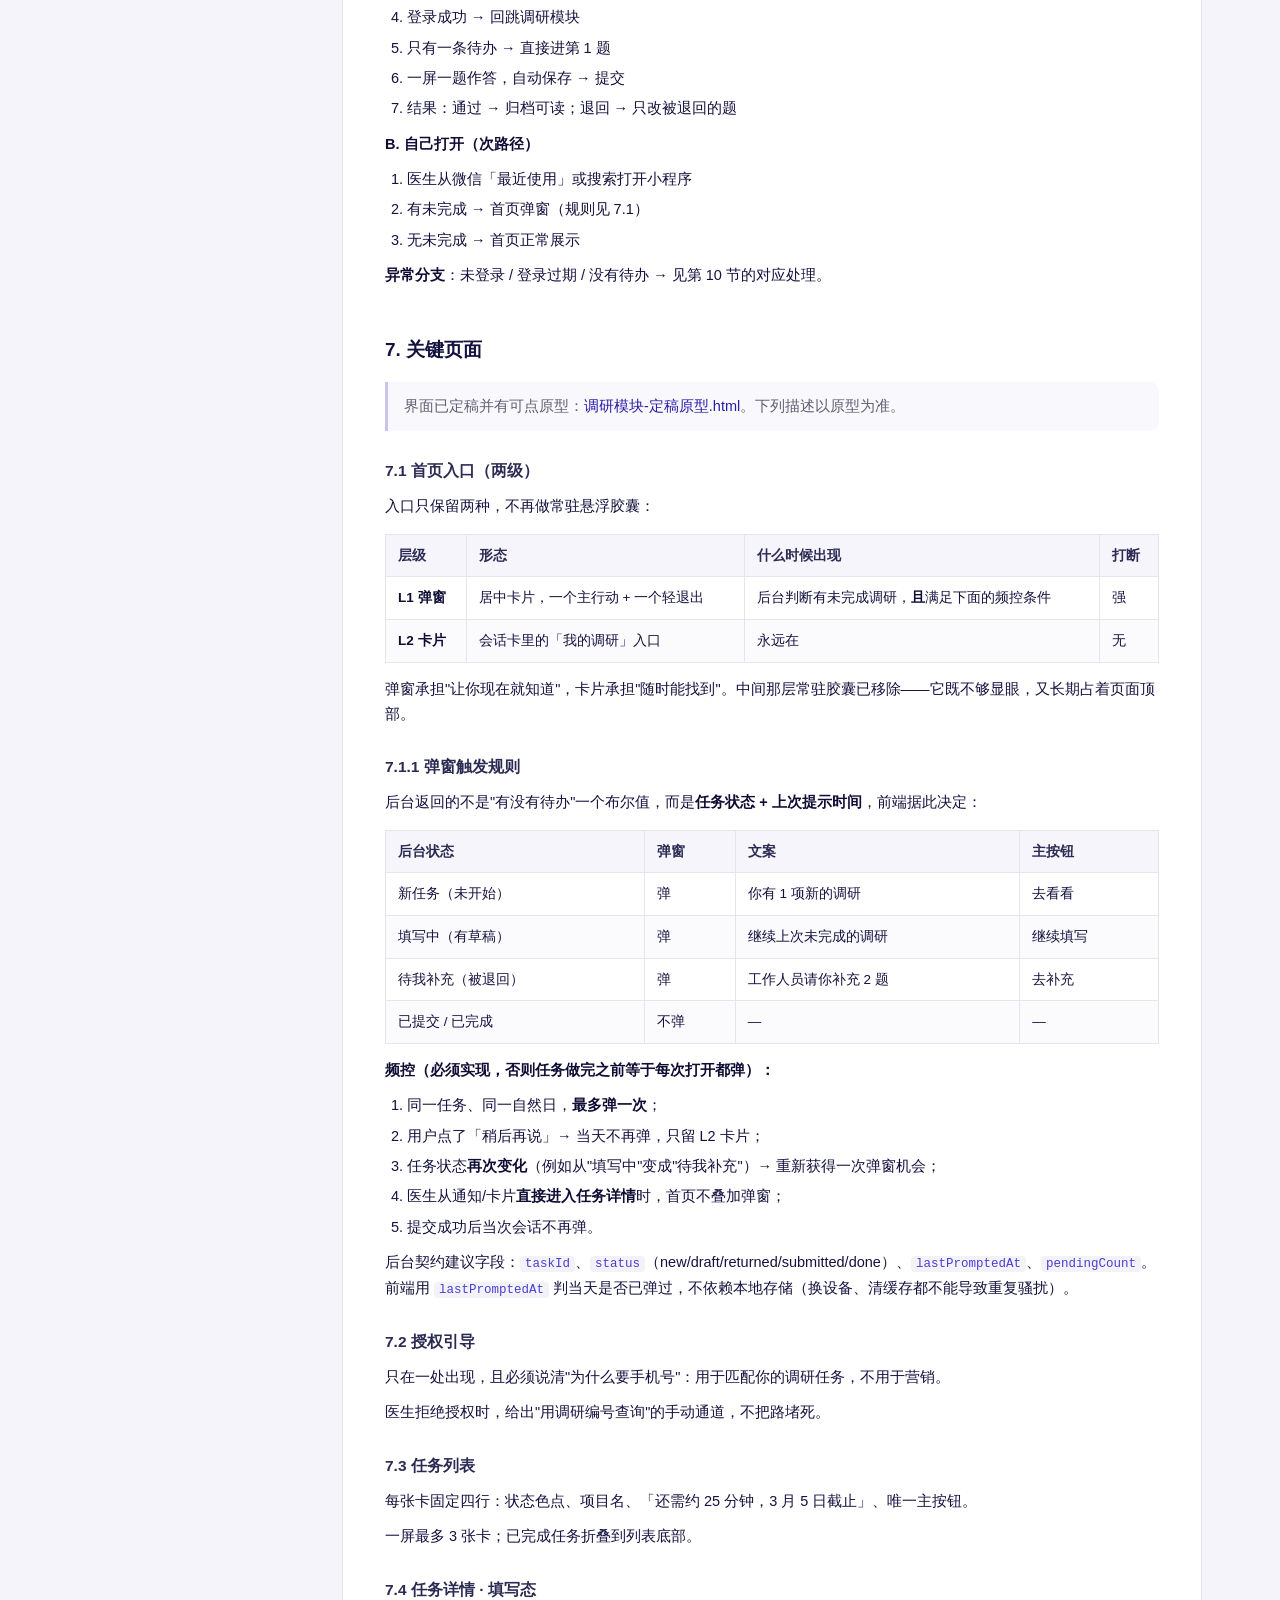
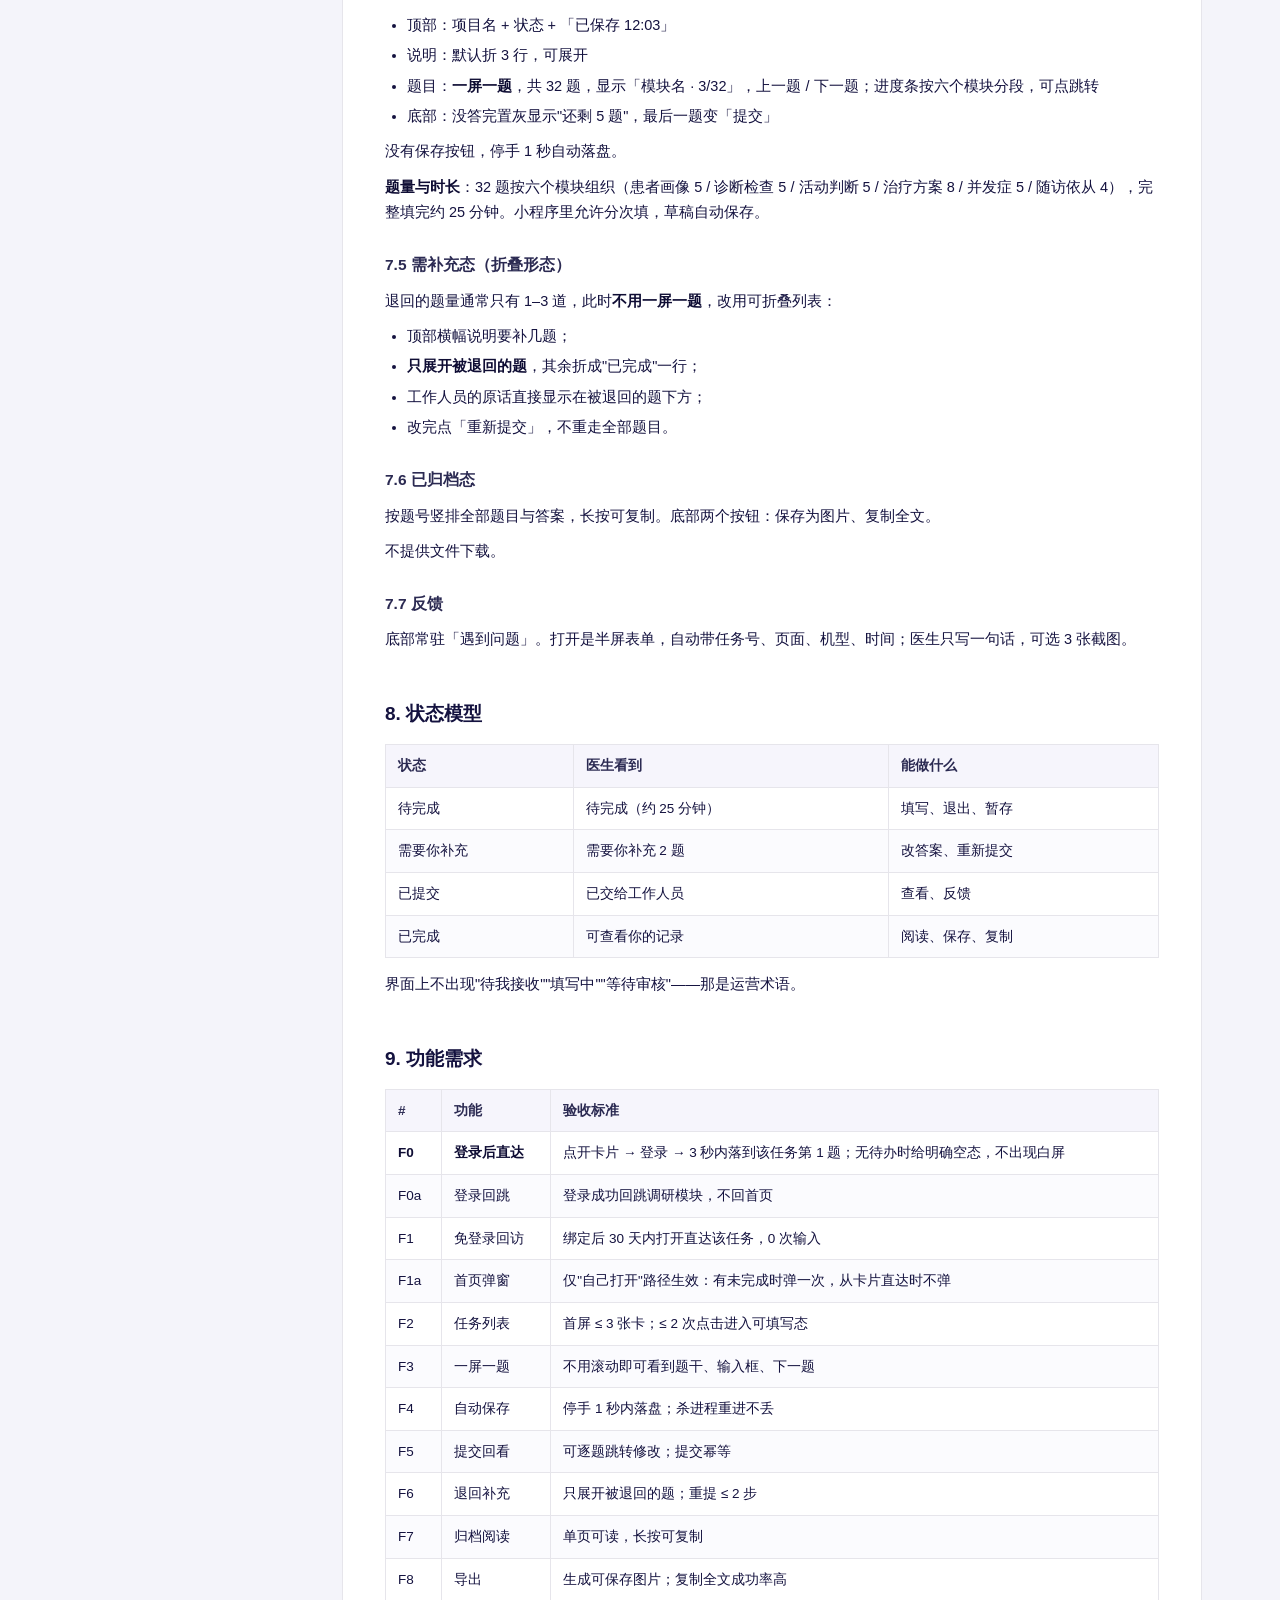
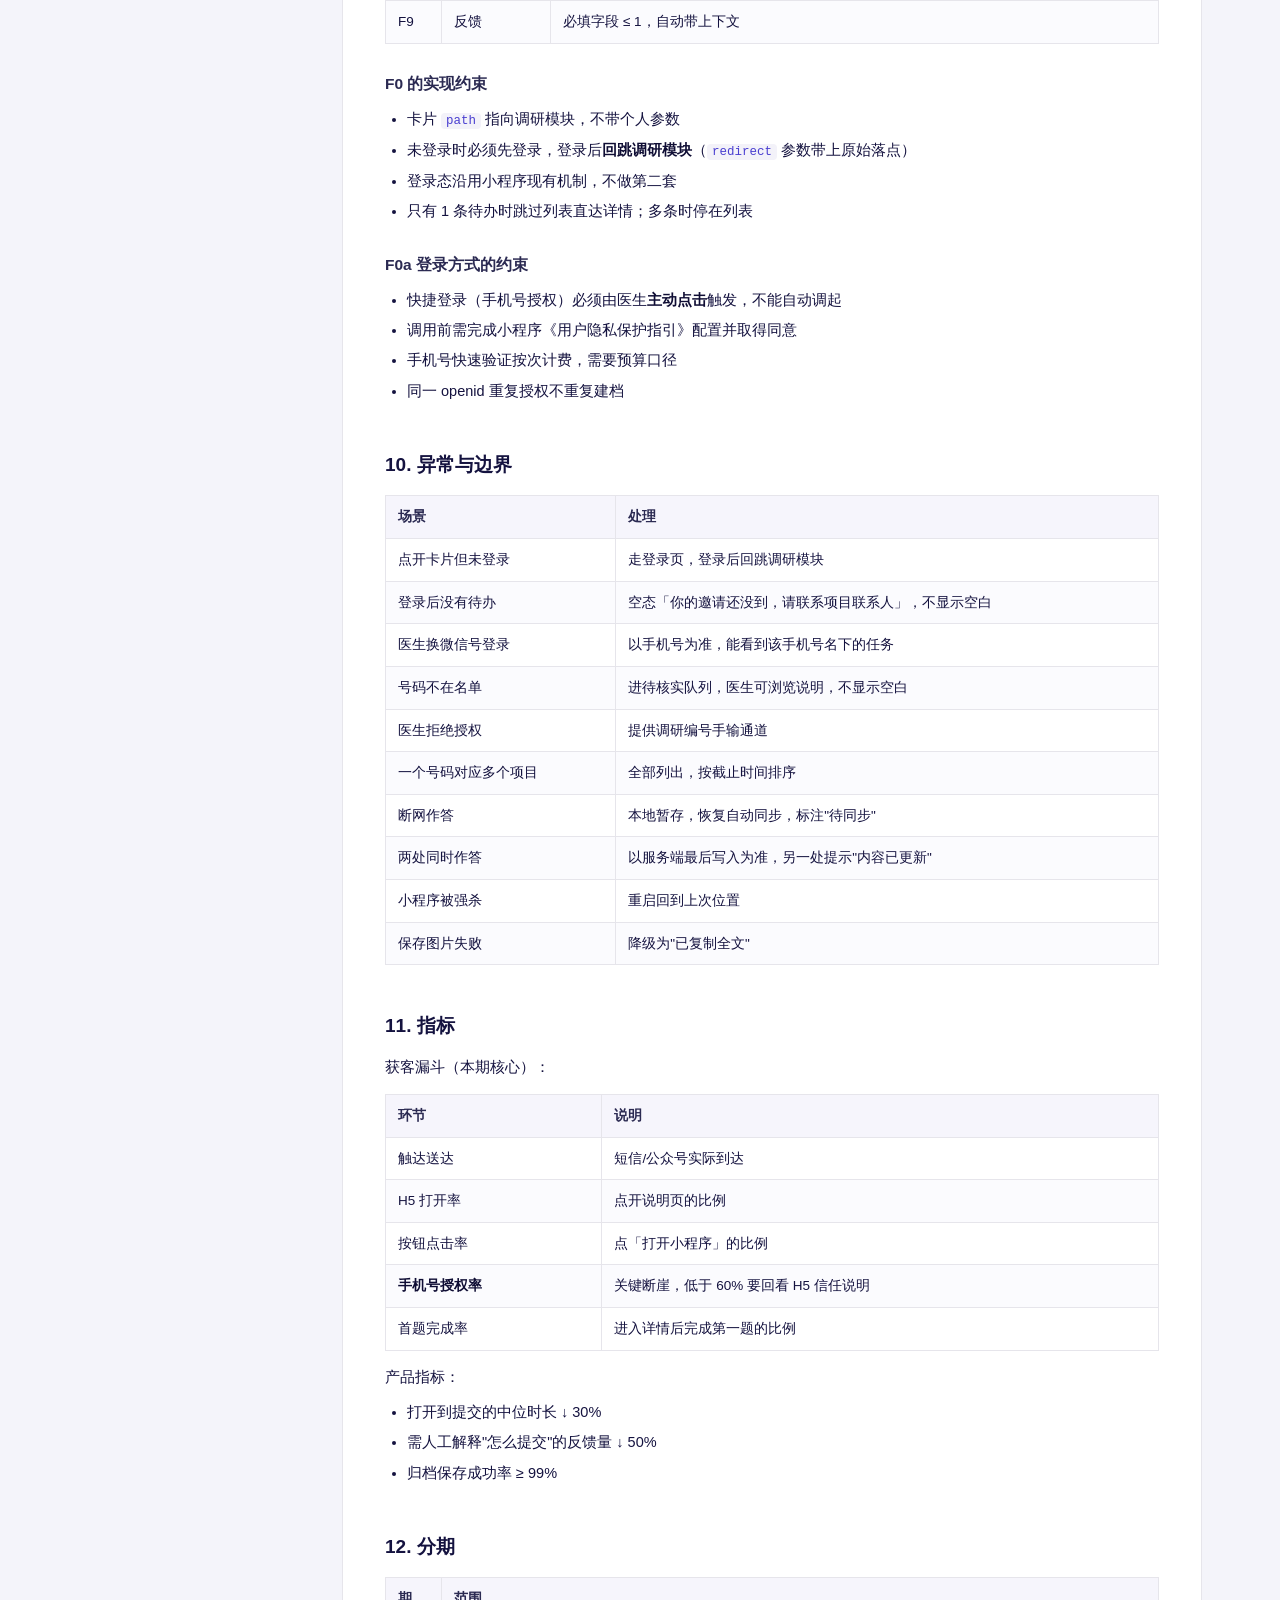
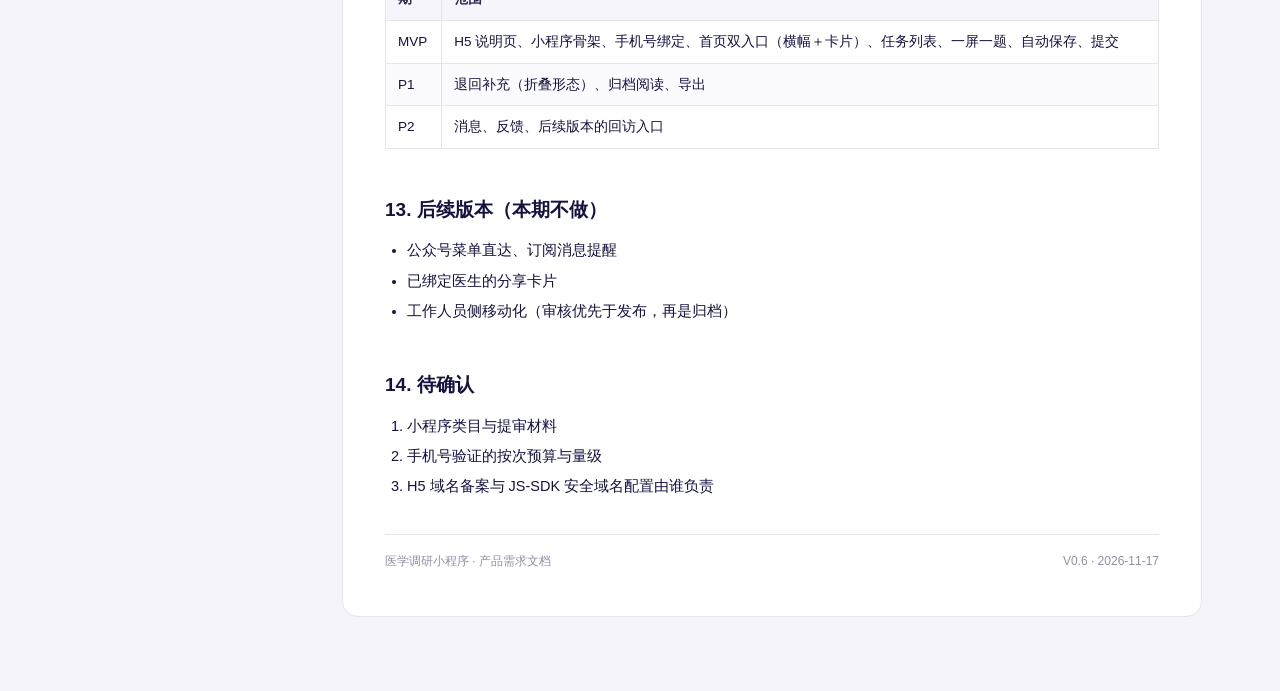
<file: PRD.html>
<!doctype html>
<html lang="zh-CN">
<head>
<meta charset="utf-8">
<meta name="viewport" content="width=device-width,initial-scale=1">
<title>路线 B · 话术脚本（红斑狼疮示例）</title>
<style>
  :root{--accent:#2a1ba8;--accent-soft:rgba(42,27,168,.07);--ink:#14123f;--ink2:#605f72;--ink3:#8e8fa8;
    --line:#e6e5eb;--bg:#f4f4fa;--surface:#fff}
  *{box-sizing:border-box}
  body{margin:0;background:var(--bg);color:var(--ink);font-size:14.5px;line-height:1.75;
    font-family:-apple-system,BlinkMacSystemFont,'PingFang SC','Microsoft YaHei',sans-serif;-webkit-font-smoothing:antialiased}
  a{color:var(--accent);text-decoration:none}
  a:hover{text-decoration:underline}

  .layout{display:grid;grid-template-columns:236px minmax(0,1fr);gap:28px;max-width:1180px;margin:0 auto;padding:34px 28px 80px}
  @media (max-width:900px){.layout{grid-template-columns:1fr}.toc{display:none}}

  .toc{position:sticky;top:28px;align-self:start;max-height:calc(100vh - 56px);overflow:auto;
    background:var(--surface);border:1px solid var(--line);border-radius:14px;padding:16px 14px}
  .toc .tt{font-size:12px;font-weight:700;color:var(--ink3);letter-spacing:.08em;margin:0 0 10px}
  .toc a{display:block;padding:6px 8px;border-radius:8px;font-size:13px;color:var(--ink2)}
  .toc a:hover{background:var(--accent-soft);color:var(--accent);text-decoration:none}

  .doc{background:var(--surface);border:1px solid var(--line);border-radius:16px;padding:36px 42px 44px}
  @media (max-width:900px){.doc{padding:24px 20px 30px}}

  .topbar{display:flex;align-items:center;justify-content:space-between;gap:12px;margin-bottom:22px}
  .btn{display:inline-flex;align-items:center;gap:6px;height:34px;padding:0 14px;border-radius:9px;
    background:var(--accent-soft);color:var(--accent);font-size:13px;font-weight:600}
  .btn:hover{background:rgba(42,27,168,.14);text-decoration:none}

  h1{font-size:26px;margin:0 0 6px;letter-spacing:.01em}
  h2{font-size:19px;margin:38px 0 12px;padding-top:6px}
  h3{font-size:15.5px;margin:26px 0 8px;color:#2b2a52}
  h2,h3{scroll-margin-top:22px}
  p{margin:10px 0}
  ul,ol{margin:10px 0;padding-left:22px}
  li{margin:5px 0}
  b{color:#0f0d34}
  hr{border:0;border-top:1px solid var(--line);margin:28px 0}
  code{background:#f3f2f9;border-radius:4px;padding:1px 5px;font-size:12.5px;color:#4a3fd0}
  blockquote{margin:16px 0;padding:12px 16px;background:#f8f8fd;border-left:3px solid #c9c4ee;
    border-radius:0 10px 10px 0;color:var(--ink2)}
  blockquote p{margin:0}
  pre.code{margin:14px 0;padding:14px 16px;background:#f8f8fd;border:1px solid var(--line);border-radius:10px;
    font-size:12.5px;line-height:1.85;color:#2b2a52;white-space:pre-wrap;font-family:'SFMono-Regular',Consolas,monospace}

  .tw{overflow-x:auto;margin:14px 0}
  table{border-collapse:collapse;width:100%;font-size:13.5px}
  th,td{border:1px solid var(--line);padding:9px 12px;text-align:left;vertical-align:top}
  th{background:#f6f5fc;font-weight:700;color:#2b2a52;white-space:nowrap}
  tbody tr:nth-child(even){background:#fbfbfe}

  .foot{margin-top:34px;padding-top:16px;border-top:1px solid var(--line);font-size:12px;color:var(--ink3);
    display:flex;justify-content:space-between;gap:12px;flex-wrap:wrap}
</style>
</head>
<body>
<div class="layout">
  <nav class="toc">
    <p class="tt">目录</p>
    <a href="#1-产品定位">1. 产品定位</a><a href="#2-为什么是移动端">2. 为什么是移动端</a><a href="#3-本期服务对象">3. 本期服务对象</a><a href="#4-入口链路">4. 入口链路</a><a href="#5-信息架构">5. 信息架构</a><a href="#6-核心流程">6. 核心流程</a><a href="#7-关键页面">7. 关键页面</a><a href="#8-状态模型">8. 状态模型</a><a href="#9-功能需求">9. 功能需求</a><a href="#10-异常与边界">10. 异常与边界</a><a href="#11-指标">11. 指标</a><a href="#12-分期">12. 分期</a><a href="#13-后续版本-本期不做">13. 后续版本（本期不做）</a><a href="#14-待确认">14. 待确认</a>
  </nav>
  <article class="doc">
    <h1 id="医学调研小程序-产品需求文档">医学调研小程序 · 产品需求文档</h1>
<div class="tw"><table><thead><tr><th>版本</th><th>日期</th><th>说明</th></tr></thead><tbody><tr><td>V0.7</td><td>2026-11-17</td><td>题库 8 → 32 题，按六个模块组织；进度条改为模块分段；时长与题量对齐</td></tr><tr><td>V0.6</td><td>2026-11-17</td><td>入口定稿：企微素材库固定卡片 + CC 转发；补卡片配置清单与统计边界</td></tr><tr><td>V0.5</td><td>2026-11-17</td><td>入口改为企微小程序卡片 → 登录 → 调研模块，取消 H5 说明页</td></tr><tr><td>V0.4</td><td>2026-11-17</td><td>界面定稿：首页双入口（横幅＋卡片）、任务页一屏一题、退回补充用折叠；附可点原型</td></tr><tr><td>V0.3</td><td>2026-11-17</td><td>入口收窄为"只服务未绑定医生"，绑定方式定为手机号授权</td></tr><tr><td>V0.2</td><td>2026-11-17</td><td>移动端原生首版，四类入口分层</td></tr><tr><td>V0.1</td><td>2026-11-17</td><td>网页端简化方案，已归档</td></tr></tbody></table></div>
<blockquote>前提：按新建处理，不继承现有 Web 结构。小程序主体为<b>企业</b>，可用手机号快速验证组件。</blockquote>
<hr>
<h2 id="1-产品定位">1. 产品定位</h2>
<p>一个微信小程序，医生在里面完成：<b>收到调研 → 作答 → 查结果 → 反馈</b>。</p>
<p>不做招募页、不做签署、不做付款。</p>
<h2 id="2-为什么是移动端">2. 为什么是移动端</h2>
<p>医生不在电脑前。原有的摩擦——10 分钟失效链接、要手动刷新看状态、归档文件在微信打不开——本质是把 PC 交互搬到了手机上。</p>
<p>移动原生带来三件事：免登录、可主动提醒、可断点续做。</p>
<h2 id="3-本期服务对象">3. 本期服务对象</h2>
<p><b>CC 在企微里沟通过、被告知"去小程序完成调研"的医生。</b></p>
<p>完整的前情是两句对话：CC 先说"这次调研麻烦你在小程序里填一下"，然后发一张小程序卡片。医生点开 → 登录 → 填完。</p>
<p>这说明三件事：</p>
<ul><li><b>入口是通用卡片</b>：同一个项目一张卡，不区分人；</li><li><b>身份靠登录</b>：沿用小程序已有的登录方式，卡片不携带任何个人参数；</li><li><b>落点是调研模块</b>：不是首页，减少一次"再找一遍"。</li></ul>
<h2 id="4-入口链路">4. 入口链路</h2>
<p>一条链，五步：</p>
<p><b>CC 告知</b> → <b>发小程序卡片</b> → <b>点开</b> → <b>登录</b> → <b>进入调研</b></p>
<ol><li><b>告知</b>：CC 在既有企微会话里说明这次调研（为什么找他、多久、给什么）。</li><li><b>发卡片</b>：一张指向调研模块的小程序卡片，<code>path</code> 固定为调研模块页。</li><li><b>点开</b>：微信拉起小程序，直接落到调研模块。</li><li><b>登录</b>：未登录走小程序已有的登录页；登录成功<b>回跳到调研模块</b>，不是回首页。</li><li><b>进入调研</b>：只有一条待办就直达任务详情；多条则停在任务列表。</li></ol>
<h3 id="4-1-卡片">4.1 卡片</h3>
<p><b>方案：企微素材库配一张固定卡片，CC 一键转发。</b> 不需要开发，外观即为正规的小程序卡片。</p>
<div class="tw"><table><thead><tr><th>项</th><th>值</th></tr></thead><tbody><tr><td>类型</td><td>企微聊天里的小程序卡片</td></tr><tr><td>指向</td><td>调研模块页（例：<code>pages/survey/list</code>），<b>不是首页</b></td></tr><tr><td>参数</td><td>无个人参数；最多带 <code>source=cc</code> 用于统计</td></tr><tr><td>标题</td><td>本次调研名称（例：系统性红斑狼疮诊疗习惯调研）</td></tr><tr><td>描述</td><td>约 25 分钟 · 完成即获劳务酬谢（一行内写完，超长会被截断）</td></tr><tr><td>缩略图</td><td>品牌图，1:1，从 44px 缩略图到聊天里都能看清</td></tr></tbody></table></div>
<p>卡片是通用的，所以<b>任何人点开都能进</b>——身份由登录决定，不由卡片决定。CC 不用为每个医生单独生成，发同一张即可。</p>
<h3 id="4-1-1-上线前要配的四件事-交给企微管理员">4.1.1 上线前要配的四件事（交给企微管理员）</h3>
<ol><li>企微管理后台 → 应用管理 → 小程序：把「医瞳境元」小程序<b>关联</b>到本企业</li><li>配置素材卡片：标题、描述、缩略图、页面路径（<code>pages/survey/list</code>）</li><li>把这张卡放进 CC 的素材库/快捷回复，或挂到聊天工具栏</li><li>用测试号实发一次，确认点开<b>落在调研模块</b>而不是首页</li></ol>
<h3 id="4-1-2-这套方案的统计边界">4.1.2 这套方案的统计边界</h3>
<p>卡片不带个人参数，所以：</p>
<ul><li><b>能统计</b>：登录后的任务打开率、完成率、用时；</li><li><b>不能统计</b>：谁收到了卡片、谁点开了但没登录。</li></ul>
<p>要做到"知道谁点了没填"，必须换成后台接口发送（带参数），那是下一期的事。</p>
<h3 id="4-2-登录">4.2 登录</h3>
<p>沿用小程序现有登录页，不新造：</p>
<ul><li><b>快捷登录</b>：微信手机号授权，一步到位（推荐主路径）</li><li><b>验证码登录</b>：手机号 + 短信码</li><li><b>密码登录</b>：已有账号的老医生</li></ul>
<p>登录成功后必须<b>回跳调研模块</b>——回首页等于让医生再找一次，是把人往外推。</p>
<h3 id="4-3-登录后落在哪">4.3 登录后落在哪</h3>
<div class="tw"><table><thead><tr><th>情况</th><th>落点</th></tr></thead><tbody><tr><td>该医生名下只有 1 条待办</td><td>直接进任务详情第 1 题</td></tr><tr><td>多条待办</td><td>任务列表</td></tr><tr><td>没有待办</td><td>列表空态 + 「你的邀请还没到，请联系项目联系人」</td></tr></tbody></table></div>
<h2 id="5-信息架构">5. 信息架构</h2>
<p>三个 Tab：任务 / 消息 / 我的（沿用）。</p>
<p>从卡片进来、且未登录时，登录页<b>不显示 Tab</b>；登录后进入调研模块，Tab 恢复正常。</p>
<p>任务详情只有一个页面，四种状态换皮肤，不做四个页面。</p>
<h2 id="6-核心流程">6. 核心流程</h2>
<p><b>A. 从卡片进入（主路径）</b></p>
<ol><li>医生在企微里点开卡片</li><li>小程序启动 → 落在调研模块</li><li>未登录 → 登录页 → 快捷登录（手机号授权）</li><li>登录成功 → 回跳调研模块</li><li>只有一条待办 → 直接进第 1 题</li><li>一屏一题作答，自动保存 → 提交</li><li>结果：通过 → 归档可读；退回 → 只改被退回的题</li></ol>
<p><b>B. 自己打开（次路径）</b></p>
<ol><li>医生从微信「最近使用」或搜索打开小程序</li><li>有未完成 → 首页弹窗（规则见 7.1）</li><li>无未完成 → 首页正常展示</li></ol>
<p><b>异常分支</b>：未登录 / 登录过期 / 没有待办 → 见第 10 节的对应处理。</p>
<h2 id="7-关键页面">7. 关键页面</h2>
<blockquote>界面已定稿并有可点原型：<a href="prototype/调研模块-定稿原型.html" target="_blank" rel="noopener">调研模块-定稿原型.html</a>。下列描述以原型为准。</blockquote>
<h3 id="7-1-首页入口-两级">7.1 首页入口（两级）</h3>
<p>入口只保留两种，不再做常驻悬浮胶囊：</p>
<div class="tw"><table><thead><tr><th>层级</th><th>形态</th><th>什么时候出现</th><th>打断</th></tr></thead><tbody><tr><td><b>L1 弹窗</b></td><td>居中卡片，一个主行动 + 一个轻退出</td><td>后台判断有未完成调研，<b>且</b>满足下面的频控条件</td><td>强</td></tr><tr><td><b>L2 卡片</b></td><td>会话卡里的「我的调研」入口</td><td>永远在</td><td>无</td></tr></tbody></table></div>
<p>弹窗承担"让你现在就知道"，卡片承担"随时能找到"。中间那层常驻胶囊已移除——它既不够显眼，又长期占着页面顶部。</p>
<h3 id="7-1-1-弹窗触发规则">7.1.1 弹窗触发规则</h3>
<p>后台返回的不是"有没有待办"一个布尔值，而是<b>任务状态 + 上次提示时间</b>，前端据此决定：</p>
<div class="tw"><table><thead><tr><th>后台状态</th><th>弹窗</th><th>文案</th><th>主按钮</th></tr></thead><tbody><tr><td>新任务（未开始）</td><td>弹</td><td>你有 1 项新的调研</td><td>去看看</td></tr><tr><td>填写中（有草稿）</td><td>弹</td><td>继续上次未完成的调研</td><td>继续填写</td></tr><tr><td>待我补充（被退回）</td><td>弹</td><td>工作人员请你补充 2 题</td><td>去补充</td></tr><tr><td>已提交 / 已完成</td><td>不弹</td><td>—</td><td>—</td></tr></tbody></table></div>
<p><b>频控（必须实现，否则任务做完之前等于每次打开都弹）：</b></p>
<ol><li>同一任务、同一自然日，<b>最多弹一次</b>；</li><li>用户点了「稍后再说」→ 当天不再弹，只留 L2 卡片；</li><li>任务状态<b>再次变化</b>（例如从"填写中"变成"待我补充"）→ 重新获得一次弹窗机会；</li><li>医生从通知/卡片<b>直接进入任务详情</b>时，首页不叠加弹窗；</li><li>提交成功后当次会话不再弹。</li></ol>
<p>后台契约建议字段：<code>taskId</code>、<code>status</code>（new/draft/returned/submitted/done）、<code>lastPromptedAt</code>、<code>pendingCount</code>。前端用 <code>lastPromptedAt</code> 判当天是否已弹过，不依赖本地存储（换设备、清缓存都不能导致重复骚扰）。</p>
<h3 id="7-2-授权引导">7.2 授权引导</h3>
<p>只在一处出现，且必须说清"为什么要手机号"：用于匹配你的调研任务，不用于营销。</p>
<p>医生拒绝授权时，给出"用调研编号查询"的手动通道，不把路堵死。</p>
<h3 id="7-3-任务列表">7.3 任务列表</h3>
<p>每张卡固定四行：状态色点、项目名、「还需约 25 分钟，3 月 5 日截止」、唯一主按钮。</p>
<p>一屏最多 3 张卡；已完成任务折叠到列表底部。</p>
<h3 id="7-4-任务详情-填写态">7.4 任务详情 · 填写态</h3>
<ul><li>顶部：项目名 + 状态 + 「已保存 12:03」</li><li>说明：默认折 3 行，可展开</li><li>题目：<b>一屏一题</b>，共 32 题，显示「模块名 · 3/32」，上一题 / 下一题；进度条按六个模块分段，可点跳转</li><li>底部：没答完置灰显示"还剩 5 题"，最后一题变「提交」</li></ul>
<p>没有保存按钮，停手 1 秒自动落盘。</p>
<p><b>题量与时长</b>：32 题按六个模块组织（患者画像 5 / 诊断检查 5 / 活动判断 5 / 治疗方案 8 / 并发症 5 / 随访依从 4），完整填完约 25 分钟。小程序里允许分次填，草稿自动保存。</p>
<h3 id="7-5-需补充态-折叠形态">7.5 需补充态（折叠形态）</h3>
<p>退回的题量通常只有 1–3 道，此时<b>不用一屏一题</b>，改用可折叠列表：</p>
<ul><li>顶部横幅说明要补几题；</li><li><b>只展开被退回的题</b>，其余折成"已完成"一行；</li><li>工作人员的原话直接显示在被退回的题下方；</li><li>改完点「重新提交」，不重走全部题目。</li></ul>
<h3 id="7-6-已归档态">7.6 已归档态</h3>
<p>按题号竖排全部题目与答案，长按可复制。底部两个按钮：保存为图片、复制全文。</p>
<p>不提供文件下载。</p>
<h3 id="7-7-反馈">7.7 反馈</h3>
<p>底部常驻「遇到问题」。打开是半屏表单，自动带任务号、页面、机型、时间；医生只写一句话，可选 3 张截图。</p>
<h2 id="8-状态模型">8. 状态模型</h2>
<div class="tw"><table><thead><tr><th>状态</th><th>医生看到</th><th>能做什么</th></tr></thead><tbody><tr><td>待完成</td><td>待完成（约 25 分钟）</td><td>填写、退出、暂存</td></tr><tr><td>需要你补充</td><td>需要你补充 2 题</td><td>改答案、重新提交</td></tr><tr><td>已提交</td><td>已交给工作人员</td><td>查看、反馈</td></tr><tr><td>已完成</td><td>可查看你的记录</td><td>阅读、保存、复制</td></tr></tbody></table></div>
<p>界面上不出现"待我接收""填写中""等待审核"——那是运营术语。</p>
<h2 id="9-功能需求">9. 功能需求</h2>
<div class="tw"><table><thead><tr><th>#</th><th>功能</th><th>验收标准</th></tr></thead><tbody><tr><td><b>F0</b></td><td><b>登录后直达</b></td><td>点开卡片 → 登录 → 3 秒内落到该任务第 1 题；无待办时给明确空态，不出现白屏</td></tr><tr><td>F0a</td><td>登录回跳</td><td>登录成功回跳调研模块，不回首页</td></tr><tr><td>F1</td><td>免登录回访</td><td>绑定后 30 天内打开直达该任务，0 次输入</td></tr><tr><td>F1a</td><td>首页弹窗</td><td>仅"自己打开"路径生效：有未完成时弹一次，从卡片直达时不弹</td></tr><tr><td>F2</td><td>任务列表</td><td>首屏 ≤ 3 张卡；≤ 2 次点击进入可填写态</td></tr><tr><td>F3</td><td>一屏一题</td><td>不用滚动即可看到题干、输入框、下一题</td></tr><tr><td>F4</td><td>自动保存</td><td>停手 1 秒内落盘；杀进程重进不丢</td></tr><tr><td>F5</td><td>提交回看</td><td>可逐题跳转修改；提交幂等</td></tr><tr><td>F6</td><td>退回补充</td><td>只展开被退回的题；重提 ≤ 2 步</td></tr><tr><td>F7</td><td>归档阅读</td><td>单页可读，长按可复制</td></tr><tr><td>F8</td><td>导出</td><td>生成可保存图片；复制全文成功率高</td></tr><tr><td>F9</td><td>反馈</td><td>必填字段 ≤ 1，自动带上下文</td></tr></tbody></table></div>
<h3 id="f0-的实现约束">F0 的实现约束</h3>
<ul><li>卡片 <code>path</code> 指向调研模块，不带个人参数</li><li>未登录时必须先登录，登录后<b>回跳调研模块</b>（<code>redirect</code> 参数带上原始落点）</li><li>登录态沿用小程序现有机制，不做第二套</li><li>只有 1 条待办时跳过列表直达详情；多条时停在列表</li></ul>
<h3 id="f0a-登录方式的约束">F0a 登录方式的约束</h3>
<ul><li>快捷登录（手机号授权）必须由医生<b>主动点击</b>触发，不能自动调起</li><li>调用前需完成小程序《用户隐私保护指引》配置并取得同意</li><li>手机号快速验证按次计费，需要预算口径</li><li>同一 openid 重复授权不重复建档</li></ul>
<h2 id="10-异常与边界">10. 异常与边界</h2>
<div class="tw"><table><thead><tr><th>场景</th><th>处理</th></tr></thead><tbody><tr><td>点开卡片但未登录</td><td>走登录页，登录后回跳调研模块</td></tr><tr><td>登录后没有待办</td><td>空态「你的邀请还没到，请联系项目联系人」，不显示空白</td></tr><tr><td>医生换微信号登录</td><td>以手机号为准，能看到该手机号名下的任务</td></tr><tr><td>号码不在名单</td><td>进待核实队列，医生可浏览说明，不显示空白</td></tr><tr><td>医生拒绝授权</td><td>提供调研编号手输通道</td></tr><tr><td>一个号码对应多个项目</td><td>全部列出，按截止时间排序</td></tr><tr><td>断网作答</td><td>本地暂存，恢复自动同步，标注"待同步"</td></tr><tr><td>两处同时作答</td><td>以服务端最后写入为准，另一处提示"内容已更新"</td></tr><tr><td>小程序被强杀</td><td>重启回到上次位置</td></tr><tr><td>保存图片失败</td><td>降级为"已复制全文"</td></tr></tbody></table></div>
<h2 id="11-指标">11. 指标</h2>
<p>获客漏斗（本期核心）：</p>
<div class="tw"><table><thead><tr><th>环节</th><th>说明</th></tr></thead><tbody><tr><td>触达送达</td><td>短信/公众号实际到达</td></tr><tr><td>H5 打开率</td><td>点开说明页的比例</td></tr><tr><td>按钮点击率</td><td>点「打开小程序」的比例</td></tr><tr><td><b>手机号授权率</b></td><td>关键断崖，低于 60% 要回看 H5 信任说明</td></tr><tr><td>首题完成率</td><td>进入详情后完成第一题的比例</td></tr></tbody></table></div>
<p>产品指标：</p>
<ul><li>打开到提交的中位时长 ↓ 30%</li><li>需人工解释"怎么提交"的反馈量 ↓ 50%</li><li>归档保存成功率 ≥ 99%</li></ul>
<h2 id="12-分期">12. 分期</h2>
<div class="tw"><table><thead><tr><th>期</th><th>范围</th></tr></thead><tbody><tr><td>MVP</td><td>H5 说明页、小程序骨架、手机号绑定、首页双入口（横幅＋卡片）、任务列表、一屏一题、自动保存、提交</td></tr><tr><td>P1</td><td>退回补充（折叠形态）、归档阅读、导出</td></tr><tr><td>P2</td><td>消息、反馈、后续版本的回访入口</td></tr></tbody></table></div>
<h2 id="13-后续版本-本期不做">13. 后续版本（本期不做）</h2>
<ul><li>公众号菜单直达、订阅消息提醒</li><li>已绑定医生的分享卡片</li><li>工作人员侧移动化（审核优先于发布，再是归档）</li></ul>
<h2 id="14-待确认">14. 待确认</h2>
<ol><li>小程序类目与提审材料</li><li>手机号验证的按次预算与量级</li><li>H5 域名备案与 JS-SDK 安全域名配置由谁负责</li></ol>
    <div class="foot">
      <span>医学调研小程序 · 产品需求文档</span>
      <span>V0.6 · 2026-11-17</span>
    </div>
  </article>
</div>
</body>
</html>
</file>
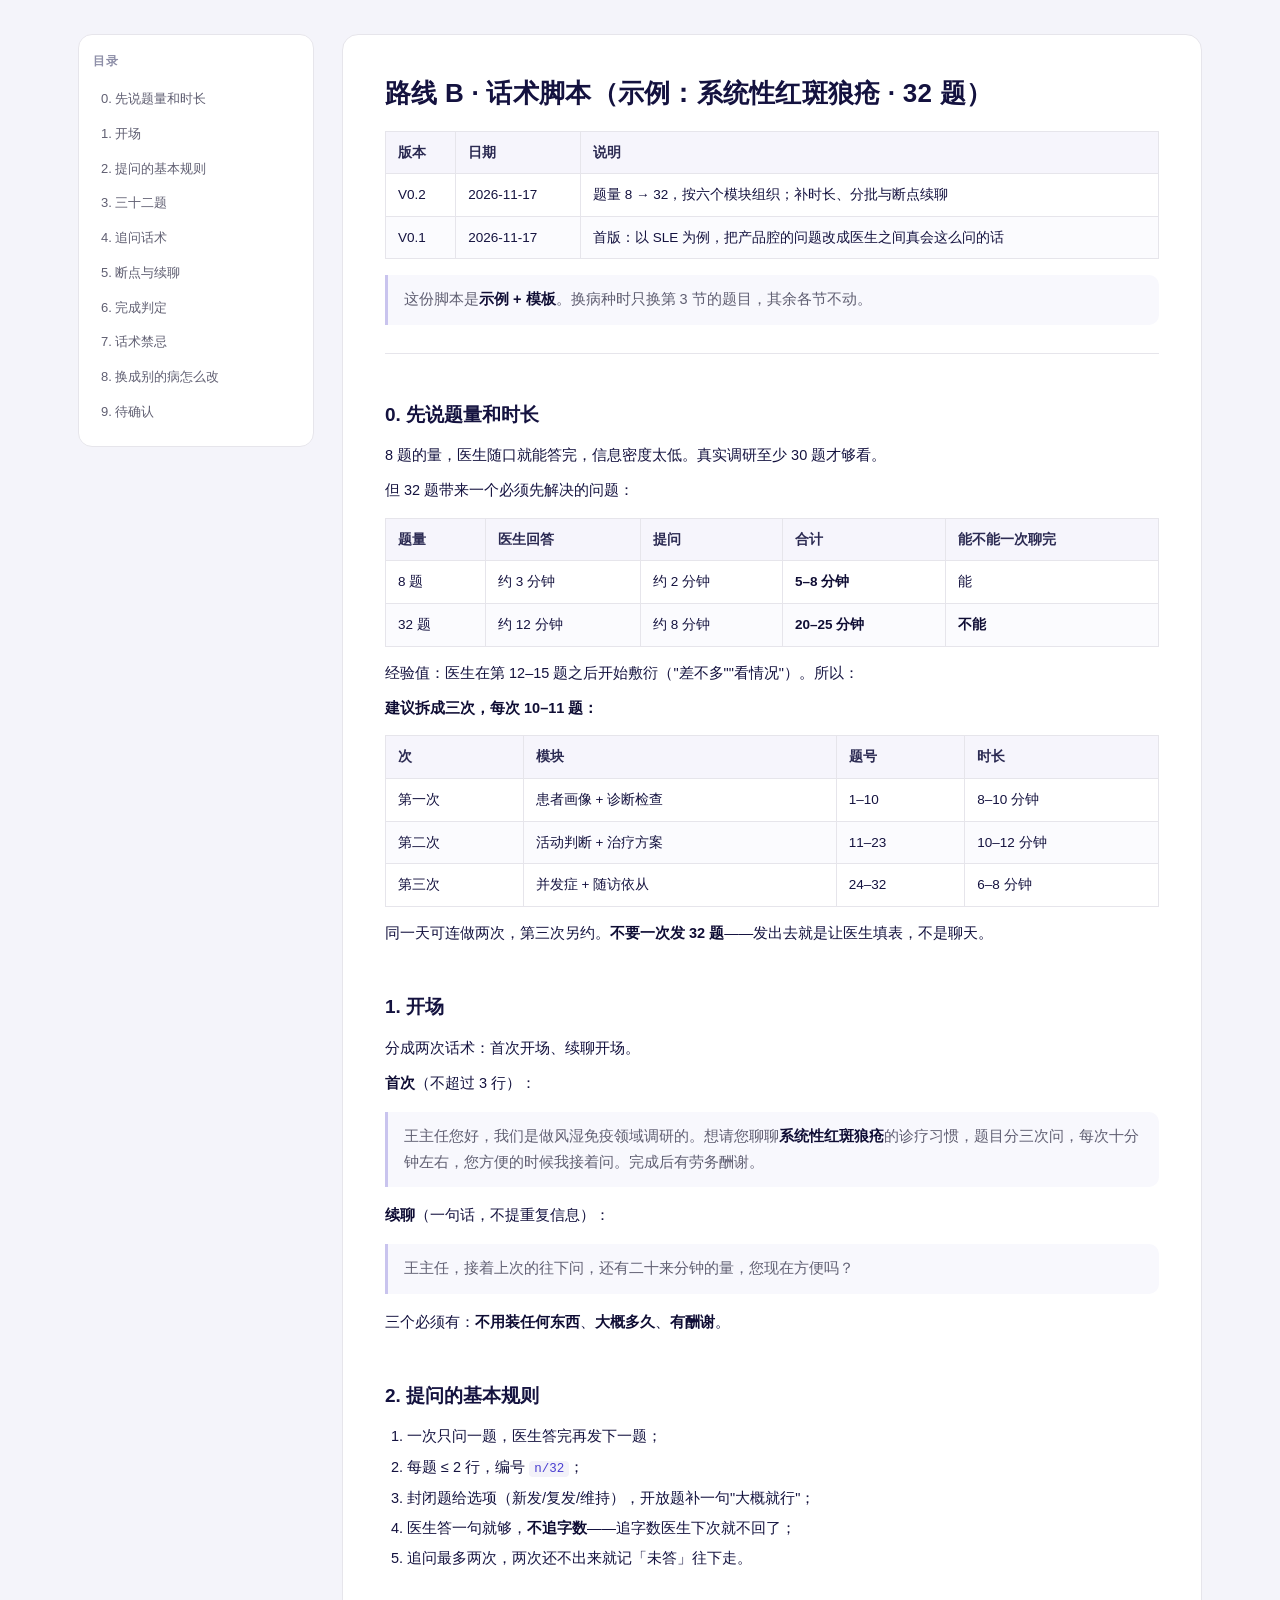
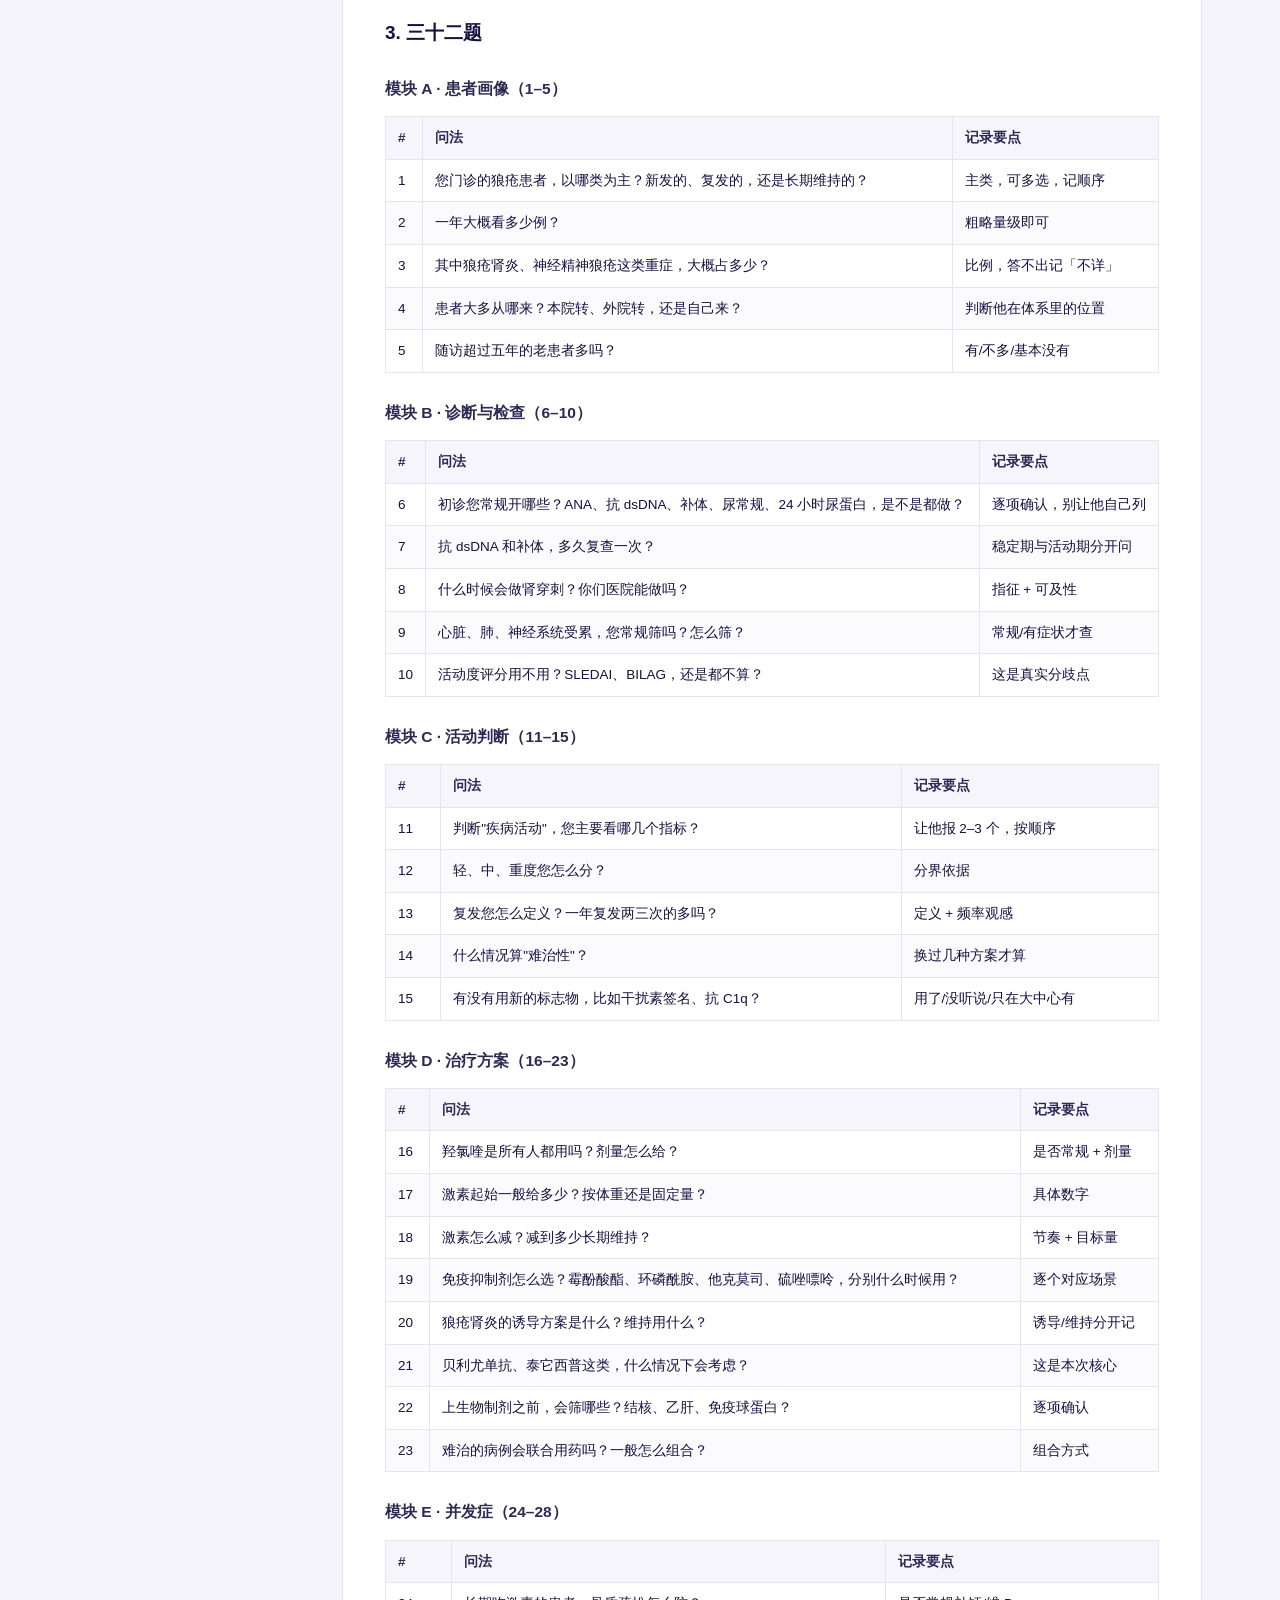
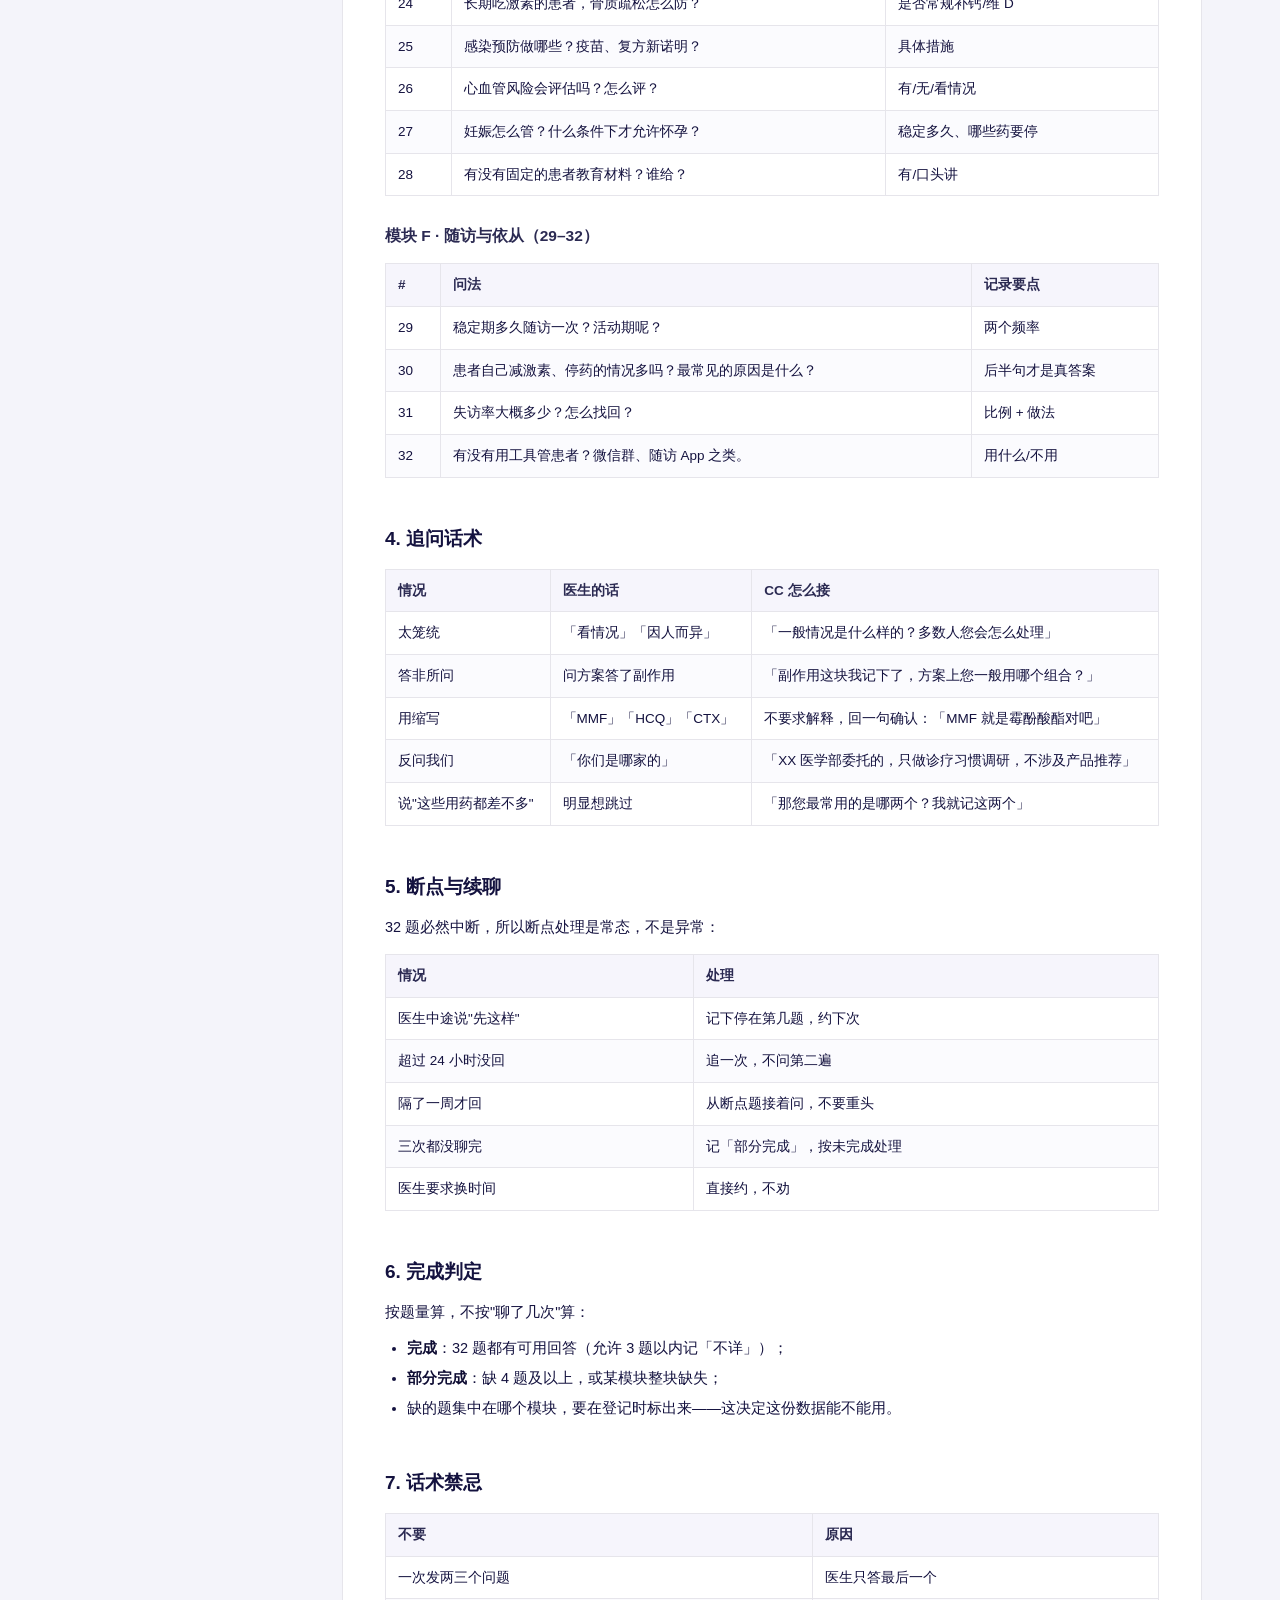
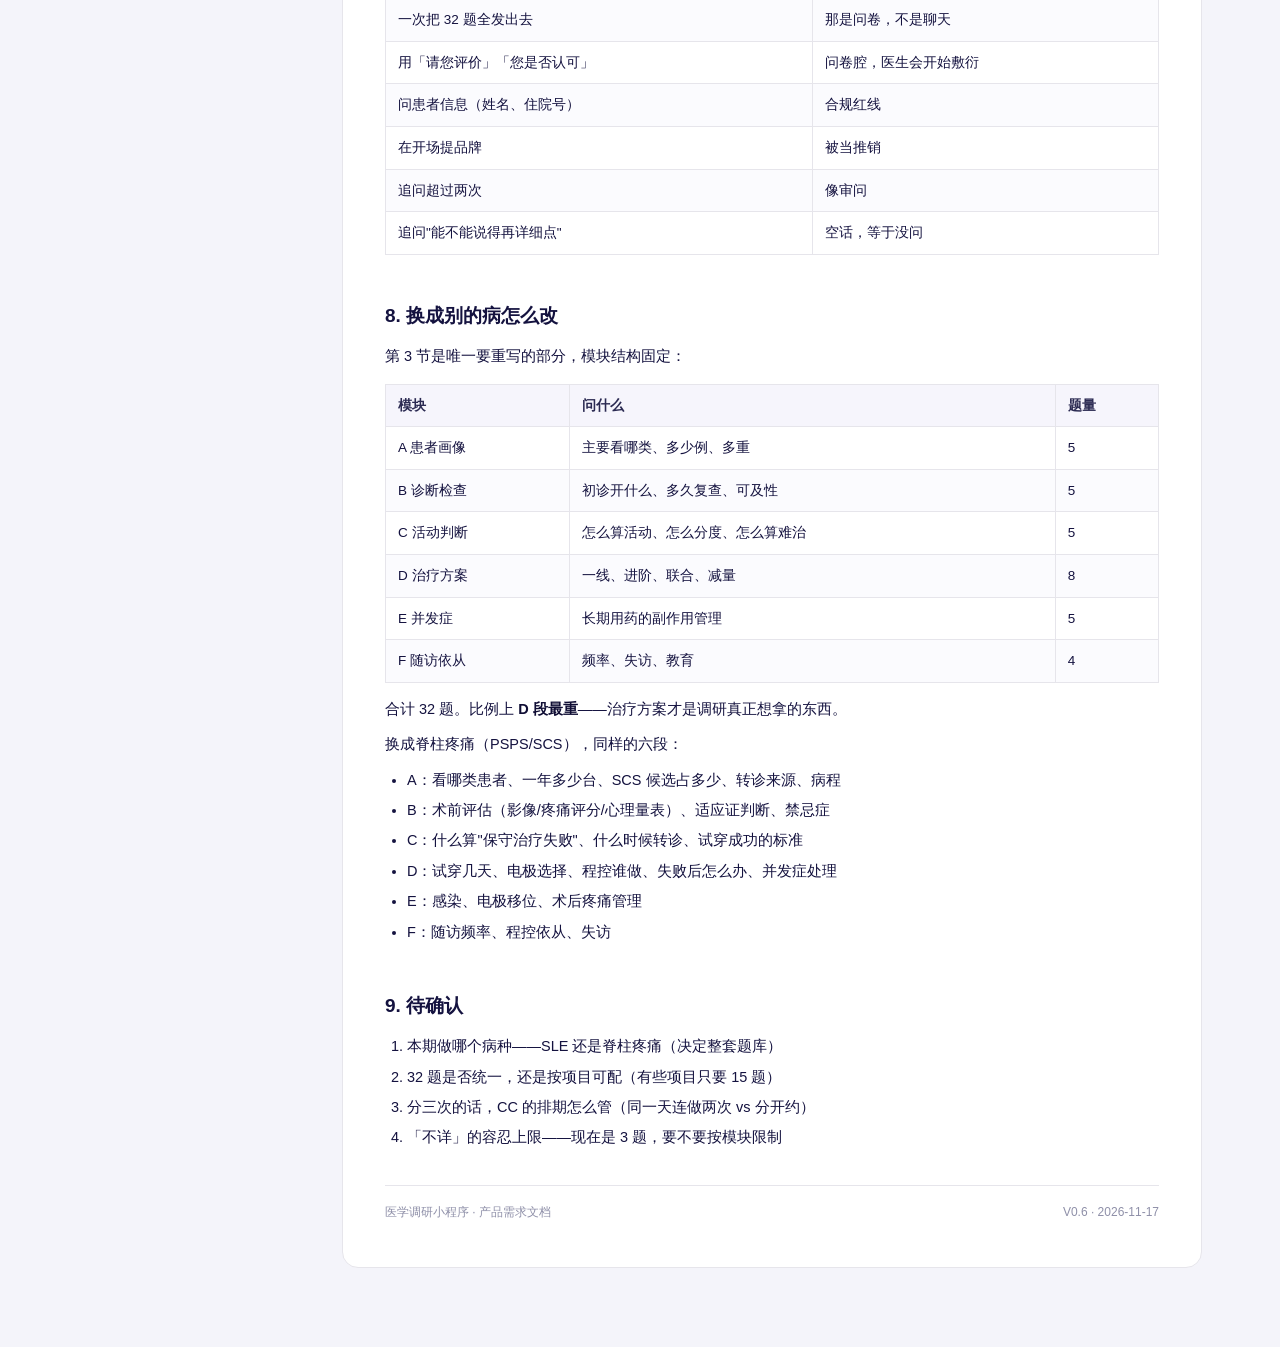
<file: SCRIPT-B.html>
<!doctype html>
<html lang="zh-CN">
<head>
<meta charset="utf-8">
<meta name="viewport" content="width=device-width,initial-scale=1">
<title>路线 B · 话术脚本（红斑狼疮示例）</title>
<style>
  :root{--accent:#2a1ba8;--accent-soft:rgba(42,27,168,.07);--ink:#14123f;--ink2:#605f72;--ink3:#8e8fa8;
    --line:#e6e5eb;--bg:#f4f4fa;--surface:#fff}
  *{box-sizing:border-box}
  body{margin:0;background:var(--bg);color:var(--ink);font-size:14.5px;line-height:1.75;
    font-family:-apple-system,BlinkMacSystemFont,'PingFang SC','Microsoft YaHei',sans-serif;-webkit-font-smoothing:antialiased}
  a{color:var(--accent);text-decoration:none}
  a:hover{text-decoration:underline}

  .layout{display:grid;grid-template-columns:236px minmax(0,1fr);gap:28px;max-width:1180px;margin:0 auto;padding:34px 28px 80px}
  @media (max-width:900px){.layout{grid-template-columns:1fr}.toc{display:none}}

  .toc{position:sticky;top:28px;align-self:start;max-height:calc(100vh - 56px);overflow:auto;
    background:var(--surface);border:1px solid var(--line);border-radius:14px;padding:16px 14px}
  .toc .tt{font-size:12px;font-weight:700;color:var(--ink3);letter-spacing:.08em;margin:0 0 10px}
  .toc a{display:block;padding:6px 8px;border-radius:8px;font-size:13px;color:var(--ink2)}
  .toc a:hover{background:var(--accent-soft);color:var(--accent);text-decoration:none}

  .doc{background:var(--surface);border:1px solid var(--line);border-radius:16px;padding:36px 42px 44px}
  @media (max-width:900px){.doc{padding:24px 20px 30px}}

  .topbar{display:flex;align-items:center;justify-content:space-between;gap:12px;margin-bottom:22px}
  .btn{display:inline-flex;align-items:center;gap:6px;height:34px;padding:0 14px;border-radius:9px;
    background:var(--accent-soft);color:var(--accent);font-size:13px;font-weight:600}
  .btn:hover{background:rgba(42,27,168,.14);text-decoration:none}

  h1{font-size:26px;margin:0 0 6px;letter-spacing:.01em}
  h2{font-size:19px;margin:38px 0 12px;padding-top:6px}
  h3{font-size:15.5px;margin:26px 0 8px;color:#2b2a52}
  h2,h3{scroll-margin-top:22px}
  p{margin:10px 0}
  ul,ol{margin:10px 0;padding-left:22px}
  li{margin:5px 0}
  b{color:#0f0d34}
  hr{border:0;border-top:1px solid var(--line);margin:28px 0}
  code{background:#f3f2f9;border-radius:4px;padding:1px 5px;font-size:12.5px;color:#4a3fd0}
  blockquote{margin:16px 0;padding:12px 16px;background:#f8f8fd;border-left:3px solid #c9c4ee;
    border-radius:0 10px 10px 0;color:var(--ink2)}
  blockquote p{margin:0}
  pre.code{margin:14px 0;padding:14px 16px;background:#f8f8fd;border:1px solid var(--line);border-radius:10px;
    font-size:12.5px;line-height:1.85;color:#2b2a52;white-space:pre-wrap;font-family:'SFMono-Regular',Consolas,monospace}

  .tw{overflow-x:auto;margin:14px 0}
  table{border-collapse:collapse;width:100%;font-size:13.5px}
  th,td{border:1px solid var(--line);padding:9px 12px;text-align:left;vertical-align:top}
  th{background:#f6f5fc;font-weight:700;color:#2b2a52;white-space:nowrap}
  tbody tr:nth-child(even){background:#fbfbfe}

  .foot{margin-top:34px;padding-top:16px;border-top:1px solid var(--line);font-size:12px;color:var(--ink3);
    display:flex;justify-content:space-between;gap:12px;flex-wrap:wrap}
</style>
</head>
<body>
<div class="layout">
  <nav class="toc">
    <p class="tt">目录</p>
    <a href="#0-先说题量和时长">0. 先说题量和时长</a><a href="#1-开场">1. 开场</a><a href="#2-提问的基本规则">2. 提问的基本规则</a><a href="#3-三十二题">3. 三十二题</a><a href="#4-追问话术">4. 追问话术</a><a href="#5-断点与续聊">5. 断点与续聊</a><a href="#6-完成判定">6. 完成判定</a><a href="#7-话术禁忌">7. 话术禁忌</a><a href="#8-换成别的病怎么改">8. 换成别的病怎么改</a><a href="#9-待确认">9. 待确认</a>
  </nav>
  <article class="doc">
    <h1 id="路线-b-话术脚本-示例-系统性红斑狼疮-32-题">路线 B · 话术脚本（示例：系统性红斑狼疮 · 32 题）</h1>
<div class="tw"><table><thead><tr><th>版本</th><th>日期</th><th>说明</th></tr></thead><tbody><tr><td>V0.2</td><td>2026-11-17</td><td>题量 8 → 32，按六个模块组织；补时长、分批与断点续聊</td></tr><tr><td>V0.1</td><td>2026-11-17</td><td>首版：以 SLE 为例，把产品腔的问题改成医生之间真会这么问的话</td></tr></tbody></table></div>
<blockquote>这份脚本是<b>示例 + 模板</b>。换病种时只换第 3 节的题目，其余各节不动。</blockquote>
<hr>
<h2 id="0-先说题量和时长">0. 先说题量和时长</h2>
<p>8 题的量，医生随口就能答完，信息密度太低。真实调研至少 30 题才够看。</p>
<p>但 32 题带来一个必须先解决的问题：</p>
<div class="tw"><table><thead><tr><th>题量</th><th>医生回答</th><th>提问</th><th>合计</th><th>能不能一次聊完</th></tr></thead><tbody><tr><td>8 题</td><td>约 3 分钟</td><td>约 2 分钟</td><td><b>5–8 分钟</b></td><td>能</td></tr><tr><td>32 题</td><td>约 12 分钟</td><td>约 8 分钟</td><td><b>20–25 分钟</b></td><td><b>不能</b></td></tr></tbody></table></div>
<p>经验值：医生在第 12–15 题之后开始敷衍（"差不多""看情况"）。所以：</p>
<p><b>建议拆成三次，每次 10–11 题：</b></p>
<div class="tw"><table><thead><tr><th>次</th><th>模块</th><th>题号</th><th>时长</th></tr></thead><tbody><tr><td>第一次</td><td>患者画像 + 诊断检查</td><td>1–10</td><td>8–10 分钟</td></tr><tr><td>第二次</td><td>活动判断 + 治疗方案</td><td>11–23</td><td>10–12 分钟</td></tr><tr><td>第三次</td><td>并发症 + 随访依从</td><td>24–32</td><td>6–8 分钟</td></tr></tbody></table></div>
<p>同一天可连做两次，第三次另约。<b>不要一次发 32 题</b>——发出去就是让医生填表，不是聊天。</p>
<h2 id="1-开场">1. 开场</h2>
<p>分成两次话术：首次开场、续聊开场。</p>
<p><b>首次</b>（不超过 3 行）：</p>
<blockquote>王主任您好，我们是做风湿免疫领域调研的。想请您聊聊<b>系统性红斑狼疮</b>的诊疗习惯，题目分三次问，每次十分钟左右，您方便的时候我接着问。完成后有劳务酬谢。</blockquote>
<p><b>续聊</b>（一句话，不提重复信息）：</p>
<blockquote>王主任，接着上次的往下问，还有二十来分钟的量，您现在方便吗？</blockquote>
<p>三个必须有：<b>不用装任何东西</b>、<b>大概多久</b>、<b>有酬谢</b>。</p>
<h2 id="2-提问的基本规则">2. 提问的基本规则</h2>
<ol><li>一次只问一题，医生答完再发下一题；</li><li>每题 ≤ 2 行，编号 <code>n/32</code>；</li><li>封闭题给选项（新发/复发/维持），开放题补一句"大概就行"；</li><li>医生答一句就够，<b>不追字数</b>——追字数医生下次就不回了；</li><li>追问最多两次，两次还不出来就记「未答」往下走。</li></ol>
<h2 id="3-三十二题">3. 三十二题</h2>
<h3 id="模块-a-患者画像-1-5">模块 A · 患者画像（1–5）</h3>
<div class="tw"><table><thead><tr><th>#</th><th>问法</th><th>记录要点</th></tr></thead><tbody><tr><td>1</td><td>您门诊的狼疮患者，以哪类为主？新发的、复发的，还是长期维持的？</td><td>主类，可多选，记顺序</td></tr><tr><td>2</td><td>一年大概看多少例？</td><td>粗略量级即可</td></tr><tr><td>3</td><td>其中狼疮肾炎、神经精神狼疮这类重症，大概占多少？</td><td>比例，答不出记「不详」</td></tr><tr><td>4</td><td>患者大多从哪来？本院转、外院转，还是自己来？</td><td>判断他在体系里的位置</td></tr><tr><td>5</td><td>随访超过五年的老患者多吗？</td><td>有/不多/基本没有</td></tr></tbody></table></div>
<h3 id="模块-b-诊断与检查-6-10">模块 B · 诊断与检查（6–10）</h3>
<div class="tw"><table><thead><tr><th>#</th><th>问法</th><th>记录要点</th></tr></thead><tbody><tr><td>6</td><td>初诊您常规开哪些？ANA、抗 dsDNA、补体、尿常规、24 小时尿蛋白，是不是都做？</td><td>逐项确认，别让他自己列</td></tr><tr><td>7</td><td>抗 dsDNA 和补体，多久复查一次？</td><td>稳定期与活动期分开问</td></tr><tr><td>8</td><td>什么时候会做肾穿刺？你们医院能做吗？</td><td>指征 + 可及性</td></tr><tr><td>9</td><td>心脏、肺、神经系统受累，您常规筛吗？怎么筛？</td><td>常规/有症状才查</td></tr><tr><td>10</td><td>活动度评分用不用？SLEDAI、BILAG，还是都不算？</td><td>这是真实分歧点</td></tr></tbody></table></div>
<h3 id="模块-c-活动判断-11-15">模块 C · 活动判断（11–15）</h3>
<div class="tw"><table><thead><tr><th>#</th><th>问法</th><th>记录要点</th></tr></thead><tbody><tr><td>11</td><td>判断"疾病活动"，您主要看哪几个指标？</td><td>让他报 2–3 个，按顺序</td></tr><tr><td>12</td><td>轻、中、重度您怎么分？</td><td>分界依据</td></tr><tr><td>13</td><td>复发您怎么定义？一年复发两三次的多吗？</td><td>定义 + 频率观感</td></tr><tr><td>14</td><td>什么情况算"难治性"？</td><td>换过几种方案才算</td></tr><tr><td>15</td><td>有没有用新的标志物，比如干扰素签名、抗 C1q？</td><td>用了/没听说/只在大中心有</td></tr></tbody></table></div>
<h3 id="模块-d-治疗方案-16-23">模块 D · 治疗方案（16–23）</h3>
<div class="tw"><table><thead><tr><th>#</th><th>问法</th><th>记录要点</th></tr></thead><tbody><tr><td>16</td><td>羟氯喹是所有人都用吗？剂量怎么给？</td><td>是否常规 + 剂量</td></tr><tr><td>17</td><td>激素起始一般给多少？按体重还是固定量？</td><td>具体数字</td></tr><tr><td>18</td><td>激素怎么减？减到多少长期维持？</td><td>节奏 + 目标量</td></tr><tr><td>19</td><td>免疫抑制剂怎么选？霉酚酸酯、环磷酰胺、他克莫司、硫唑嘌呤，分别什么时候用？</td><td>逐个对应场景</td></tr><tr><td>20</td><td>狼疮肾炎的诱导方案是什么？维持用什么？</td><td>诱导/维持分开记</td></tr><tr><td>21</td><td>贝利尤单抗、泰它西普这类，什么情况下会考虑？</td><td>这是本次核心</td></tr><tr><td>22</td><td>上生物制剂之前，会筛哪些？结核、乙肝、免疫球蛋白？</td><td>逐项确认</td></tr><tr><td>23</td><td>难治的病例会联合用药吗？一般怎么组合？</td><td>组合方式</td></tr></tbody></table></div>
<h3 id="模块-e-并发症-24-28">模块 E · 并发症（24–28）</h3>
<div class="tw"><table><thead><tr><th>#</th><th>问法</th><th>记录要点</th></tr></thead><tbody><tr><td>24</td><td>长期吃激素的患者，骨质疏松怎么防？</td><td>是否常规补钙/维 D</td></tr><tr><td>25</td><td>感染预防做哪些？疫苗、复方新诺明？</td><td>具体措施</td></tr><tr><td>26</td><td>心血管风险会评估吗？怎么评？</td><td>有/无/看情况</td></tr><tr><td>27</td><td>妊娠怎么管？什么条件下才允许怀孕？</td><td>稳定多久、哪些药要停</td></tr><tr><td>28</td><td>有没有固定的患者教育材料？谁给？</td><td>有/口头讲</td></tr></tbody></table></div>
<h3 id="模块-f-随访与依从-29-32">模块 F · 随访与依从（29–32）</h3>
<div class="tw"><table><thead><tr><th>#</th><th>问法</th><th>记录要点</th></tr></thead><tbody><tr><td>29</td><td>稳定期多久随访一次？活动期呢？</td><td>两个频率</td></tr><tr><td>30</td><td>患者自己减激素、停药的情况多吗？最常见的原因是什么？</td><td>后半句才是真答案</td></tr><tr><td>31</td><td>失访率大概多少？怎么找回？</td><td>比例 + 做法</td></tr><tr><td>32</td><td>有没有用工具管患者？微信群、随访 App 之类。</td><td>用什么/不用</td></tr></tbody></table></div>
<h2 id="4-追问话术">4. 追问话术</h2>
<div class="tw"><table><thead><tr><th>情况</th><th>医生的话</th><th>CC 怎么接</th></tr></thead><tbody><tr><td>太笼统</td><td>「看情况」「因人而异」</td><td>「一般情况是什么样的？多数人您会怎么处理」</td></tr><tr><td>答非所问</td><td>问方案答了副作用</td><td>「副作用这块我记下了，方案上您一般用哪个组合？」</td></tr><tr><td>用缩写</td><td>「MMF」「HCQ」「CTX」</td><td>不要求解释，回一句确认：「MMF 就是霉酚酸酯对吧」</td></tr><tr><td>反问我们</td><td>「你们是哪家的」</td><td>「XX 医学部委托的，只做诊疗习惯调研，不涉及产品推荐」</td></tr><tr><td>说"这些用药都差不多"</td><td>明显想跳过</td><td>「那您最常用的是哪两个？我就记这两个」</td></tr></tbody></table></div>
<h2 id="5-断点与续聊">5. 断点与续聊</h2>
<p>32 题必然中断，所以断点处理是常态，不是异常：</p>
<div class="tw"><table><thead><tr><th>情况</th><th>处理</th></tr></thead><tbody><tr><td>医生中途说"先这样"</td><td>记下停在第几题，约下次</td></tr><tr><td>超过 24 小时没回</td><td>追一次，不问第二遍</td></tr><tr><td>隔了一周才回</td><td>从断点题接着问，不要重头</td></tr><tr><td>三次都没聊完</td><td>记「部分完成」，按未完成处理</td></tr><tr><td>医生要求换时间</td><td>直接约，不劝</td></tr></tbody></table></div>
<h2 id="6-完成判定">6. 完成判定</h2>
<p>按题量算，不按"聊了几次"算：</p>
<ul><li><b>完成</b>：32 题都有可用回答（允许 3 题以内记「不详」）；</li><li><b>部分完成</b>：缺 4 题及以上，或某模块整块缺失；</li><li>缺的题集中在哪个模块，要在登记时标出来——这决定这份数据能不能用。</li></ul>
<h2 id="7-话术禁忌">7. 话术禁忌</h2>
<div class="tw"><table><thead><tr><th>不要</th><th>原因</th></tr></thead><tbody><tr><td>一次发两三个问题</td><td>医生只答最后一个</td></tr><tr><td>一次把 32 题全发出去</td><td>那是问卷，不是聊天</td></tr><tr><td>用「请您评价」「您是否认可」</td><td>问卷腔，医生会开始敷衍</td></tr><tr><td>问患者信息（姓名、住院号）</td><td>合规红线</td></tr><tr><td>在开场提品牌</td><td>被当推销</td></tr><tr><td>追问超过两次</td><td>像审问</td></tr><tr><td>追问"能不能说得再详细点"</td><td>空话，等于没问</td></tr></tbody></table></div>
<h2 id="8-换成别的病怎么改">8. 换成别的病怎么改</h2>
<p>第 3 节是唯一要重写的部分，模块结构固定：</p>
<div class="tw"><table><thead><tr><th>模块</th><th>问什么</th><th>题量</th></tr></thead><tbody><tr><td>A 患者画像</td><td>主要看哪类、多少例、多重</td><td>5</td></tr><tr><td>B 诊断检查</td><td>初诊开什么、多久复查、可及性</td><td>5</td></tr><tr><td>C 活动判断</td><td>怎么算活动、怎么分度、怎么算难治</td><td>5</td></tr><tr><td>D 治疗方案</td><td>一线、进阶、联合、减量</td><td>8</td></tr><tr><td>E 并发症</td><td>长期用药的副作用管理</td><td>5</td></tr><tr><td>F 随访依从</td><td>频率、失访、教育</td><td>4</td></tr></tbody></table></div>
<p>合计 32 题。比例上 <b>D 段最重</b>——治疗方案才是调研真正想拿的东西。</p>
<p>换成脊柱疼痛（PSPS/SCS），同样的六段：</p>
<ul><li>A：看哪类患者、一年多少台、SCS 候选占多少、转诊来源、病程</li><li>B：术前评估（影像/疼痛评分/心理量表）、适应证判断、禁忌症</li><li>C：什么算"保守治疗失败"、什么时候转诊、试穿成功的标准</li><li>D：试穿几天、电极选择、程控谁做、失败后怎么办、并发症处理</li><li>E：感染、电极移位、术后疼痛管理</li><li>F：随访频率、程控依从、失访</li></ul>
<h2 id="9-待确认">9. 待确认</h2>
<ol><li>本期做哪个病种——SLE 还是脊柱疼痛（决定整套题库）</li><li>32 题是否统一，还是按项目可配（有些项目只要 15 题）</li><li>分三次的话，CC 的排期怎么管（同一天连做两次 vs 分开约）</li><li>「不详」的容忍上限——现在是 3 题，要不要按模块限制</li></ol>
    <div class="foot">
      <span>医学调研小程序 · 产品需求文档</span>
      <span>V0.6 · 2026-11-17</span>
    </div>
  </article>
</div>
</body>
</html>
</file>
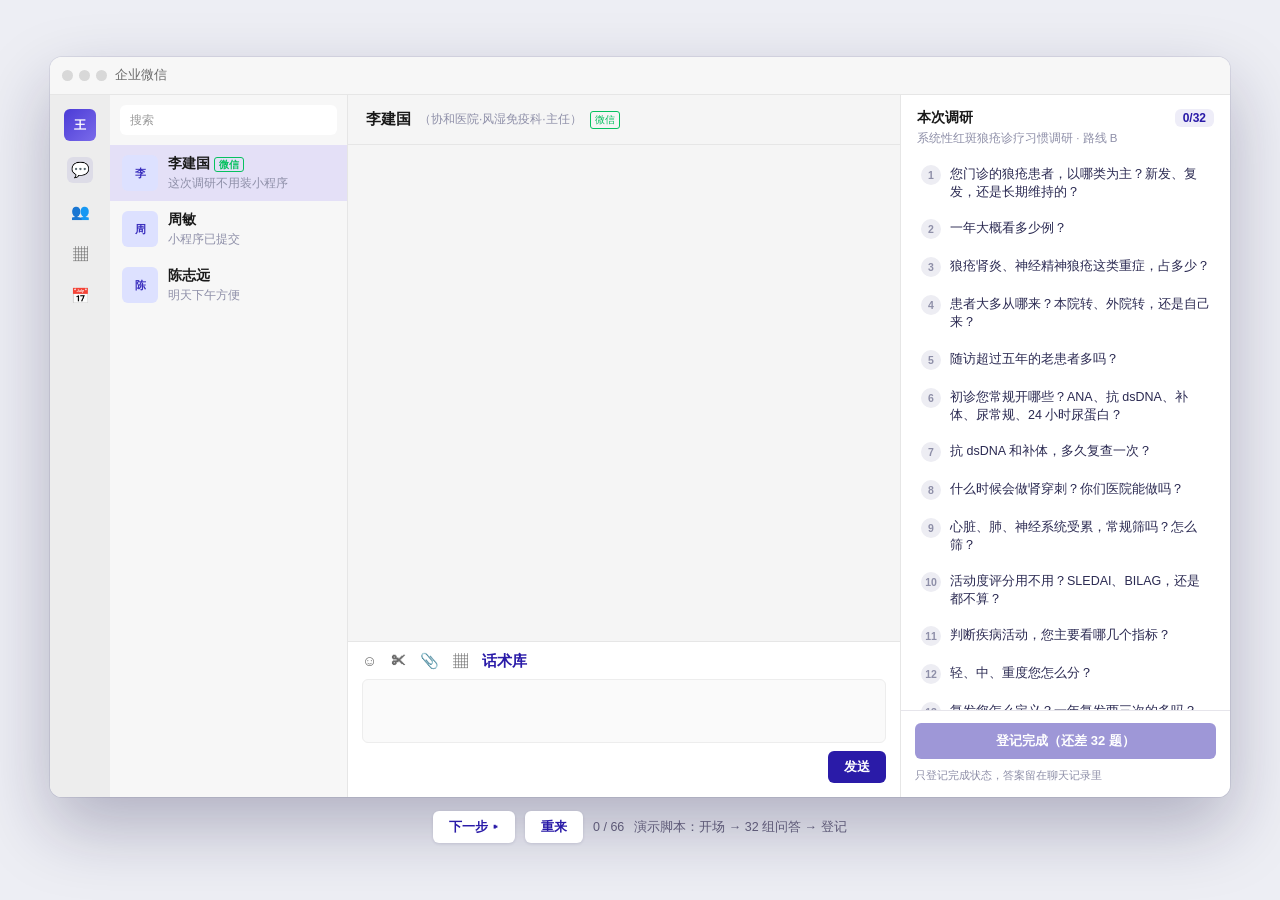
<file: prototype/route-b.html>
﻿<!doctype html>
<html lang="zh-CN">
<head>
<meta charset="utf-8">
<meta name="viewport" content="width=device-width,initial-scale=1">
<title>路线 B · 企微聊天版调研原型</title>
<style>
  :root{
    --accent:#2a1ba8; --accent-soft:rgba(42,27,168,.08);
    --ink:#14123f; --ink2:#605f72; --ink3:#8e8fa8;
    --line:#e6e5eb; --bg:#edeef4; --surface:#fff;
    --green:#07C160; --ok:#23794a; --warn:#a85500;
  }
  *{box-sizing:border-box}
  body{margin:0;min-height:100vh;display:flex;flex-direction:column;align-items:center;justify-content:center;
    gap:14px;background:var(--bg);padding:26px;font-family:-apple-system,BlinkMacSystemFont,'PingFang SC','Microsoft YaHei',sans-serif}

  .win{width:1180px;height:740px;background:#fff;border-radius:12px;overflow:hidden;
    box-shadow:0 30px 70px rgba(20,18,63,.28),0 0 0 1px rgba(20,18,63,.08);display:flex;flex-direction:column;font-size:13px;color:#191919}

  .title{height:38px;display:flex;align-items:center;gap:8px;padding:0 12px;background:#F7F7F7;border-bottom:1px solid #E6E6E6;flex:none}
  .title .dots{display:flex;gap:6px}
  .title .dots i{width:11px;height:11px;border-radius:50%;background:#D8D8D8;display:block}
  .title .nm{font-size:12.5px;color:#6B6B6B}

  .body{flex:1;display:flex;min-height:0}
  .rail{width:60px;flex:none;background:#EDEDED;display:flex;flex-direction:column;align-items:center;padding:14px 0;gap:16px}
  .rail .av{width:32px;height:32px;border-radius:6px;background:linear-gradient(135deg,#4B3BD6,#7A6BEA);color:#fff;
    display:flex;align-items:center;justify-content:center;font-size:12px;font-weight:800}
  .rail .ic{width:26px;height:26px;border-radius:6px;display:flex;align-items:center;justify-content:center;font-size:15px;color:#6B6B6B}
  .rail .ic.on{background:var(--accent-soft);color:var(--accent)}

  .list{width:238px;flex:none;background:#F7F7F7;border-right:1px solid #E6E6E6;display:flex;flex-direction:column}
  .search{margin:10px;height:30px;border-radius:6px;background:#fff;display:flex;align-items:center;padding:0 10px;color:#9A9A9A;font-size:12px}
  .item{display:flex;gap:10px;padding:10px 12px;align-items:center}
  .item.on{background:#E4E0F7}
  .item .av{width:36px;height:36px;border-radius:6px;background:#DDE1FF;color:#3a2fbe;display:flex;align-items:center;
    justify-content:center;font-size:11px;font-weight:700;flex:none}
  .item .nm{font-size:13.5px;font-weight:600}
  .item .sub{margin-top:3px;font-size:11.5px;color:var(--ink3);overflow:hidden;text-overflow:ellipsis;white-space:nowrap}

  .chat{flex:1;display:flex;flex-direction:column;min-width:0;background:#F5F5F5}
  .chat-head{height:50px;border-bottom:1px solid #E6E6E6;display:flex;align-items:center;gap:8px;padding:0 18px;flex:none}
  .chat-head .nm{font-size:15px;font-weight:600}
  .chat-head .meta{font-size:12px;color:var(--ink3)}
  .tag{font-size:10px;color:var(--green);border:1px solid var(--green);border-radius:3px;padding:1px 4px}

  .msgs{flex:1;overflow-y:auto;padding:16px 18px;display:flex;flex-direction:column;gap:10px}
  .row{display:flex;gap:8px;align-items:flex-start}
  .row.out{justify-content:flex-end}
  .row .av{width:32px;height:32px;border-radius:5px;flex:none;display:flex;align-items:center;justify-content:center;
    font-size:10.5px;font-weight:700;color:#fff;background:linear-gradient(135deg,#4B3BD6,#7A6BEA)}
  .row .av.pat{background:linear-gradient(135deg,#dfe3ff,#c9c2f5);color:#3a2fbe}
  .bub{max-width:430px;padding:9px 12px;border-radius:8px;font-size:14px;line-height:1.6;white-space:pre-wrap}
  .bub.out{background:#95EC69;color:#111}
  .bub.in{background:#fff;color:#191919}
  .qnum{display:inline-block;font-weight:700;color:var(--accent);margin-right:4px}

  .inputbar{flex:none;border-top:1px solid #E6E6E6;background:#fff;padding:10px 14px 14px}
  .tools{display:flex;gap:14px;color:#6B6B6B;font-size:15px;margin-bottom:8px}
  .box{height:64px;border-radius:6px;background:#FAFAFA;border:1px solid #EDEDED}
  .sendrow{display:flex;justify-content:flex-end;margin-top:8px}
  .btn{height:32px;padding:0 16px;border-radius:6px;border:0;background:var(--accent);color:#fff;font-size:13px;font-weight:600;
    cursor:pointer;font-family:inherit}
  .btn:disabled{opacity:.45;cursor:not-allowed}
  .btn.ghost{background:var(--accent-soft);color:var(--accent)}

  .side{width:330px;flex:none;border-left:1px solid #E6E6E6;display:flex;flex-direction:column;background:#fff}
  .side .hd{padding:14px 16px 4px;font-size:14px;font-weight:700;display:flex;align-items:center;justify-content:space-between}
  .side .hd .cnt{font-size:12px;font-weight:700;color:var(--accent);background:var(--accent-soft);border-radius:6px;padding:2px 8px}
  .side .sb{font-size:11.5px;color:var(--ink3);padding:0 16px 10px}
  .plist{flex:1;overflow-y:auto;padding:0 12px 12px}
  .prow{display:flex;gap:9px;padding:9px 8px;border-radius:9px;align-items:flex-start}
  .prow.cur{background:#f6f5fd}
  .prow .idx{width:20px;height:20px;border-radius:50%;flex:none;display:flex;align-items:center;justify-content:center;
    font-size:10.5px;font-weight:700;background:#EDEDF3;color:#8e8fa8}
  .prow.done .idx{background:var(--ok);color:#fff}
  .prow.cur .idx{background:var(--accent);color:#fff}
  .prow .t{font-size:12.5px;line-height:1.45;color:#2b2a52}
  .prow .a{margin-top:3px;font-size:11.5px;color:var(--ink3);line-height:1.45;
    display:-webkit-box;-webkit-line-clamp:2;-webkit-box-orient:vertical;overflow:hidden}
  .side .foot{padding:12px 14px 14px;border-top:1px solid var(--line);display:flex;flex-direction:column;gap:8px}
  .side .foot .btn{height:36px;width:100%}
  .side .note{font-size:11px;color:var(--ink3);line-height:1.5}

  .bar{display:flex;align-items:center;gap:10px;font-size:12.5px;color:#5C5876}
  .bar .btn{height:32px;background:#fff;color:var(--accent);box-shadow:0 1px 3px rgba(20,18,63,.12)}
  .bar .step{font-variant-numeric:tabular-nums}
</style>
</head>
<body>

<div class="win">
  <div class="title">
    <div class="dots"><i></i><i></i><i></i></div>
    <span class="nm">企业微信</span>
  </div>
  <div class="body">
    <div class="rail">
      <div class="av">王</div>
      <div class="ic on">💬</div><div class="ic">👥</div><div class="ic">▦</div><div class="ic">📅</div>
    </div>

    <div class="list">
      <div class="search">搜索</div>
      <div class="item on">
        <div class="av">李</div>
        <div style="min-width:0"><div class="nm">李建国 <span class="tag">微信</span></div>
          <div class="sub" id="lastMsg">这次调研不用装小程序</div></div>
      </div>
      <div class="item"><div class="av">周</div><div style="min-width:0"><div class="nm">周敏</div><div class="sub">小程序已提交</div></div></div>
      <div class="item"><div class="av">陈</div><div style="min-width:0"><div class="nm">陈志远</div><div class="sub">明天下午方便</div></div></div>
    </div>

    <div class="chat">
      <div class="chat-head">
        <span class="nm">李建国</span>
        <span class="meta">（协和医院·风湿免疫科·主任）</span>
        <span class="tag">微信</span>
      </div>
      <div class="msgs" id="msgs"></div>
      <div class="inputbar">
        <div class="tools"><span>☺</span><span>✂</span><span>📎</span><span>▦</span><span style="color:var(--accent);font-weight:600">话术库</span></div>
        <div class="box"></div>
        <div class="sendrow"><button class="btn">发送</button></div>
      </div>
    </div>

    <div class="side">
      <div class="hd">本次调研 <span class="cnt" id="cnt">0/32</span></div>
      <div class="sb">系统性红斑狼疮诊疗习惯调研 · 路线 B</div>
      <div class="plist" id="plist"></div>
      <div class="foot">
        <button class="btn" id="regBtn" disabled>登记完成</button>
        <div class="note">只登记完成状态，答案留在聊天记录里</div>
      </div>
    </div>
  </div>
</div>

<div class="bar">
  <button class="btn" id="next">下一步 ▸</button>
  <button class="btn" id="reset">重来</button>
  <span class="step" id="step">0 / 18</span>
  <span>演示脚本：开场 → 32 组问答 → 登记</span>
</div>

<script>
const QS = [
  '您门诊的狼疮患者，以哪类为主？新发、复发，还是长期维持的？',
  '一年大概看多少例？',
  '狼疮肾炎、神经精神狼疮这类重症，占多少？',
  '患者大多从哪来？本院转、外院转，还是自己来？',
  '随访超过五年的老患者多吗？',
  '初诊您常规开哪些？ANA、抗 dsDNA、补体、尿常规、24 小时尿蛋白？',
  '抗 dsDNA 和补体，多久复查一次？',
  '什么时候会做肾穿刺？你们医院能做吗？',
  '心脏、肺、神经系统受累，常规筛吗？怎么筛？',
  '活动度评分用不用？SLEDAI、BILAG，还是都不算？',
  '判断疾病活动，您主要看哪几个指标？',
  '轻、中、重度您怎么分？',
  '复发您怎么定义？一年复发两三次的多吗？',
  '什么情况算「难治性」？',
  '有没有用新的标志物，比如干扰素签名、抗 C1q？',
  '羟氯喹是所有人都用吗？剂量怎么给？',
  '激素起始一般给多少？按体重还是固定量？',
  '激素怎么减？减到多少长期维持？',
  '免疫抑制剂怎么选？霉酚酸酯、环磷酰胺、他克莫司、硫唑嘌呤？',
  '狼疮肾炎的诱导方案是什么？维持用什么？',
  '贝利尤单抗、泰它西普这类，什么情况下会考虑？',
  '上生物制剂之前，会筛哪些？结核、乙肝、免疫球蛋白？',
  '难治的病例会联合用药吗？一般怎么组合？',
  '长期吃激素的患者，骨质疏松怎么防？',
  '感染预防做哪些？疫苗、复方新诺明？',
  '心血管风险会评估吗？怎么评？',
  '妊娠怎么管？什么条件下才允许怀孕？',
  '有没有固定的患者教育材料？谁给？',
  '稳定期多久随访一次？活动期呢？',
  '患者自己减激素、停药的情况多吗？最常见的原因是什么？',
  '失访率大概多少？怎么找回？',
  '有没有用工具管患者？微信群、随访 App 之类。'
];
const AS = [
  '新发为主，复发也有一些',
  '一个月二三十例，一年三百左右',
  '三分之一左右',
  '外院转来的多',
  '不多，大部分回当地了',
  '都做，尿蛋白定量也常规',
  '稳定期三个月，活动期两周',
  '有蛋白尿就建议做，本院能做',
  '有症状才查，常规不筛',
  '基本不用，凭临床判断',
  'dsDNA、补体，加上尿蛋白',
  '看脏器受累程度',
  '减药后反弹算复发，不算多',
  '两种以上免疫抑制剂无效',
  '没听说，我们这儿不用',
  '都用，200mg 一天两次',
  '0.5 到 1 mg/kg，按体重',
  '两周减 5mg，维持 5mg',
  '重的用 MMF，更重的上 CTX',
  'CTX 诱导，MMF 维持',
  '激素减不下来的、反复复发的',
  '查结核和乙肝，免疫球蛋白也看',
  'MMF 加他克莫司，多靶点',
  '常规补钙加维 D',
  '流感疫苗，SMZ 看情况',
  '血脂高的才查',
  '稳定半年以上，停 MMF',
  '口头讲，没有固定材料',
  '稳定三个月，活动两周',
  '多，主要是怕胖、怕副作用',
  '两成左右，靠电话找',
  '只有微信群'
];

const TURNS = [
  { who:'cc',  t:'张医生，这次调研不用装小程序，我在这儿一条条问您，一共几次，每次十分钟左右，您直接回我就行。答完有劳务酬谢。' },
  { who:'doc', t:'好，你问吧' },
];
QS.forEach((q, i) => {
  TURNS.push({ who:'cc', t:q, n:i + 1 });
  TURNS.push({ who:'doc', t:AS[i], qi:i });
});

let step = 0;
const msgs = document.getElementById('msgs');
const plist = document.getElementById('plist');
const cnt = document.getElementById('cnt');
const regBtn = document.getElementById('regBtn');
const stepEl = document.getElementById('step');
const nextBtn = document.getElementById('next');
const lastMsg = document.getElementById('lastMsg');

function answered() {
  let n = 0;
  for (let i = 0; i < QS.length; i++) {
    if (TURNS.slice(0, step).some(t => t.qi === i)) n++;
  }
  return n;
}

function renderProgress() {
  const done = answered();
  cnt.textContent = done + '/' + QS.length;
  const answeredSet = new Set(TURNS.slice(0, step).filter(t => t.qi !== undefined).map(t => t.qi));
  const curQ = TURNS.slice(0, step).filter(t => t.n !== undefined).length; // 已发出的题数
  plist.innerHTML = QS.map((q, i) => {
    const isDone = answeredSet.has(i);
    const isCur = !isDone && i === curQ - 1;
    const ans = TURNS.slice(0, step).find(t => t.qi === i);
    return `<div class="prow ${isDone ? 'done' : ''} ${isCur ? 'cur' : ''}">
      <div class="idx">${isDone ? '✓' : i + 1}</div>
      <div style="min-width:0">
        <div class="t">${q}</div>
        ${isDone ? `<div class="a">${ans.t}</div>` : ''}
      </div>
    </div>`;
  }).join('');
  regBtn.disabled = done < QS.length;
  regBtn.textContent = done < QS.length ? `登记完成（还差 ${QS.length - done} 题）` : '登记完成';
}

function addTurn(t) {
  const div = document.createElement('div');
  div.className = 'row ' + (t.who === 'cc' ? 'out' : '');
  const av = t.who === 'cc' ? '<div class="av">王琳</div>' : '<div class="av pat">李</div>';
  const num = t.n ? `<span class="qnum">${t.n}/32</span>` : '';
  const bub = `<div class="bub ${t.who === 'cc' ? 'out' : 'in'}">${num}${t.t}</div>`;
  div.innerHTML = t.who === 'cc' ? bub + av : av + bub;
  msgs.appendChild(div);
  msgs.scrollTop = msgs.scrollHeight;
  lastMsg.textContent = t.t.slice(0, 18);
}

function tick() {
  if (step >= TURNS.length) return;
  addTurn(TURNS[step]);
  step++;
  stepEl.textContent = step + ' / ' + TURNS.length;
  renderProgress();
  if (step >= TURNS.length) {
    nextBtn.disabled = true;
    nextBtn.textContent = '演示结束';
  }
}

function reset() {
  step = 0;
  msgs.innerHTML = '';
  stepEl.textContent = '0 / ' + TURNS.length;
  nextBtn.disabled = false;
  nextBtn.textContent = '下一步 ▸';
  regBtn.disabled = true;
  regBtn.textContent = '登记完成（还差 ' + QS.length + ' 题）';
  renderProgress();
}

nextBtn.onclick = tick;
document.getElementById('reset').onclick = reset;

regBtn.onclick = () => {
  regBtn.disabled = true;
  regBtn.textContent = '已登记 · 2026-11-17';
  const note = document.querySelector('.side .note');
  note.textContent = '已登记完成，可发放劳务酬谢；答案不复制、不入库';
  note.style.color = '#23794a';
};

reset();
// 供截图/演示：?n=9 直接推到第 9 步
const autoN = Number(new URLSearchParams(location.search).get('n') || 0);
for (let i = 0; i < autoN; i++) tick();
</script>
</body>
</html>
</file>
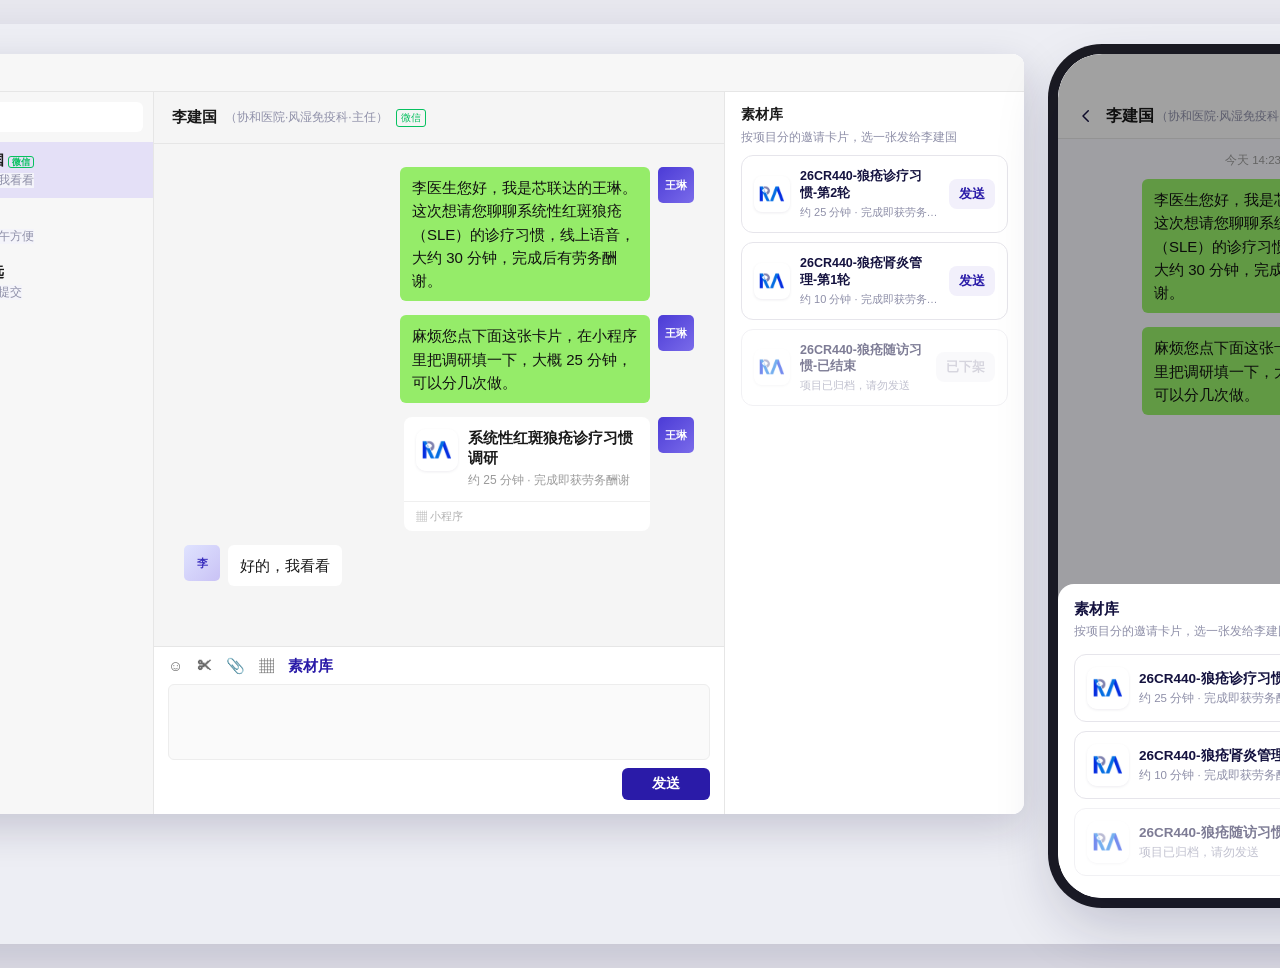
<file: prototype/调研模块-定稿原型.html>
﻿<!doctype html>
<html lang="zh-CN">
<head>
<meta charset="utf-8">
<meta name="viewport" content="width=device-width,initial-scale=1">
<title>医瞳境元 · 调研模块原型</title>
<!--
  原型：调研模块。首页 1:1 复刻 feature-3.0.1 的 pages/home/index.vue：
  顶栏/门户/头像六边形/会话卡/入口卡/悬浮卡/底栏的尺寸与素材都取自源码（assets 已拷入 ./assets）。
  新增的是「待办胶囊」与「我的调研」入口。
-->
<style>
:root{
  --app-page-bg:#f4f4fa; --app-surface:#fff;
  --app-text-primary:#14123f; --app-text-secondary:#605f72; --app-text-tertiary:#8e8fa8;
  --app-border-soft:#e6e5eb;
  --app-accent:#2a1ba8; --app-accent-active:#201584;
  --app-warning:#a85500; --app-success:#23794a; --app-danger:#d9363e;
  --chat-ink:#14123f; --chat-body:#2f3248; --chat-accent:#2a1ba8;
  --chat-brand-from:#056fe3; --chat-brand-to:#0530e3; --chat-headline:#101561;
  --app-edge:24px;
}
*{box-sizing:border-box;-webkit-tap-highlight-color:transparent}
body{margin:0;min-height:100vh;display:flex;align-items:center;justify-content:center;background:#e9e9f0;
  font-family:-apple-system,BlinkMacSystemFont,'PingFang SC','Microsoft YaHei',sans-serif;padding:24px;color:var(--chat-ink)}
.phone{width:390px;height:844px;background:var(--app-page-bg);border-radius:44px;overflow:hidden;position:relative;
  box-shadow:0 24px 60px rgba(20,18,63,.22),0 0 0 10px #1b1b22}
.screen{position:absolute;inset:0;display:flex;flex-direction:column}

/* ══════════ 首页（.chat-home） ══════════ */
.home{
  background-color:var(--app-page-bg);
  background-image:linear-gradient(180deg,#c9c7f9 0,#d5d8f9 60px,#e0e0fa 120px,#e9e8fa 185px,#e8e9fb 245px,#eef0fc 480px);
  height:100%;
}
/* 顶栏：padding-top 43 为 iPhone12/13 的脚本算值，左内边距归零，横距交给 --app-edge */
.topbar{display:flex;align-items:center;flex-shrink:0;padding:43px 20px 0 0;min-height:42px;box-sizing:content-box}
.logo{flex:0 0 auto;width:28px;height:17px;margin-left:var(--app-edge);position:relative;top:2px;display:block}
.title{margin-left:3px;font-size:21px;font-weight:700;line-height:1;letter-spacing:.01em;color:var(--chat-ink);position:relative;top:2px}
.capsule{margin-left:auto;display:flex;align-items:center;gap:9px;background:rgba(255,255,255,.8);border-radius:20px;
  padding:5px 11px;font-size:13px;color:#4a4560}
.body{flex:1;height:0;overflow-y:auto;scrollbar-width:none;display:flex;flex-direction:column}
.body::-webkit-scrollbar{display:none}

/* 弹窗（对比方案） */
.mask{position:absolute;inset:0;background:rgba(20,18,63,.45);z-index:40;display:flex;align-items:center;justify-content:center;padding:0 40px}
.dialog{width:100%;background:#fff;border-radius:20px;padding:26px 24px 18px;text-align:center;
  box-shadow:0 20px 48px rgba(20,18,63,.28);position:relative}
.dialog .ttl{font-size:17px;font-weight:700;color:var(--app-text-primary);line-height:1.4}
.dialog .desc{margin-top:10px;font-size:14px;line-height:1.6;color:var(--app-text-secondary)}
.dialog .big{margin-top:16px;font-size:13px;color:var(--app-accent);font-weight:600}
.dialog .btn{margin-top:20px}
.dialog .later{margin-top:14px;font-size:14px;color:var(--app-text-tertiary);cursor:pointer}
.dialog .close{position:absolute;right:12px;top:12px;width:26px;height:26px;border-radius:50%;background:#f2f1f7;
  color:#8e8fa8;font-size:14px;display:flex;align-items:center;justify-content:center}
/* 微信胶囊（系统 UI，盖在页面上；真实值：87×32、top 48、右边距 7） */
.wx-capsule{position:absolute;top:48px;right:7px;width:87px;height:32px;border-radius:16px;z-index:30;
  display:flex;align-items:center;box-sizing:border-box;
  background:rgba(255,255,255,.82);border:.5px solid rgba(0,0,0,.08);
  box-shadow:0 1px 4px rgba(0,0,0,.04);backdrop-filter:blur(12px)}
.wx-capsule .half{flex:1;height:100%;display:flex;align-items:center;justify-content:center}
.wx-capsule .divider{width:.5px;height:18px;background:rgba(0,0,0,.12)}
/* 门户：高度 126，底部对齐，栈下沿压进会话卡 45px */
.portal{display:flex;align-items:flex-end;justify-content:center;flex-shrink:0;height:148px}
.stack{position:relative;width:110px;height:110px;margin-bottom:-45px}
.glow{position:absolute;left:50%;top:50%;width:188px;height:175px;transform:translate(-50%,-50%);pointer-events:none;
  background-image:radial-gradient(closest-side,rgba(255,255,255,.5),rgba(255,255,255,0))}
.hex{position:absolute;inset:0;width:110px;height:110px;pointer-events:none}
.avatar{position:absolute;left:0;top:0;right:0;bottom:0;display:flex;align-items:center;justify-content:center;
  overflow:hidden;background-color:var(--app-surface);
  clip-path:path('M46.34 11 Q55 6 63.66 11 L93.94 25.5 Q102.6 30.5 102.6 40.5 L102.6 69.5 Q102.6 79.5 93.94 84.5 L63.66 99 Q55 104 46.34 99 L16.06 84.5 Q7.4 79.5 7.4 69.5 L7.4 40.5 Q7.4 30.5 16.06 25.5 Z')}
.avatar img{width:100%;height:100%;object-fit:cover;transform:scale(1.156) translate(-2.5%,18.1%)}

/* 会话卡 */
.session{border-radius:26px 26px 0 0;padding:26px 25px 16px;flex:1 0 auto;
  background-image:linear-gradient(180deg,#e3e6fb 0%,#edf0fc 55%);
  box-shadow:inset 0 1px 0 #fff,inset 0 2px 0 rgba(255,255,255,.5),0 -3px 14px rgba(255,255,255,.7)}
.hi{display:block;width:43.4px;height:30px;margin-top:4px;margin-bottom:12px}
.copy{margin:1px 0 0;font-size:16px;line-height:1.5;color:var(--chat-body)}
.headline{font-size:21px;font-weight:700;line-height:1.25;color:var(--chat-headline)}\n.paragraph{font-size:16px;line-height:1.5;letter-spacing:0;color:var(--chat-body)}

/* 入口卡 */
.entry{display:flex;align-items:center;gap:12px;margin-top:12px;padding:14px;border:1px solid rgba(42,27,168,.14);
  border-radius:16px;background-image:linear-gradient(180deg,rgba(255,255,255,.72) 0%,rgba(255,255,255,.5) 100%);
  box-shadow:inset 0 1px 0 rgba(255,255,255,.9),0 6px 16px rgba(20,18,63,.07);cursor:pointer;transition:opacity .12s}
.entry.first{margin-top:22px}
.entry:active{opacity:.6}
.entry .ic{width:44px;height:44px;flex:none;display:block}
.entry .txt{flex:1;min-width:0;display:flex;flex-direction:column}
.entry .t{font-size:16px;font-weight:600;line-height:22px;color:var(--chat-ink)}
.entry .d{margin-top:2px;font-size:13px;line-height:1.45;color:var(--chat-body);
  display:-webkit-box;-webkit-line-clamp:2;-webkit-box-orient:vertical;overflow:hidden}
.entry .go{flex:0 0 auto;width:20px;height:20px;display:block}

/* 悬浮卡（.chat-home__fab） */
.fab{position:absolute;right:16px;bottom:64px;width:84px;padding:9px 6px 18px;border-radius:18px;overflow:hidden;
  border:1px solid rgba(255,255,255,.22);display:flex;flex-direction:column;align-items:center;
  background-color:var(--chat-accent);
  background-image:linear-gradient(120deg,#6a5fe8 0%,#3a2fbe 42%,#2a1ba8 68%,#4f45d8 100%);
  box-shadow:0 10px 22px rgba(42,27,168,.3),0 0 0 3px rgba(240,212,154,.16)}
.fab .badge{padding:2px 8px;border-radius:999px;background:#f0d49a;color:var(--chat-accent);font-size:11px;font-weight:700;line-height:15px;letter-spacing:.5px}
.fab .tt{margin-top:4px;font-size:19px;font-weight:700;line-height:21px;color:#fff;letter-spacing:.5px}
.fab .ar{position:absolute;right:8px;top:50%;transform:translateY(-50%);font-size:16px;font-weight:700;line-height:14px;color:#f0d49a}

/* 底栏（AppTabBar） */
.tabbar{flex-shrink:0;display:flex;height:50px;padding-bottom:env(safe-area-inset-bottom,0px);box-sizing:content-box;
  background:var(--app-surface);border-top:1px solid var(--app-border-soft)}
.tabbar .item{flex:1;display:flex;flex-direction:column;align-items:center;justify-content:center}
.tabbar .ib{display:flex;align-items:center;justify-content:center;height:25px}
.tabbar .ib img{display:block}
.tabbar .item span{margin-top:2px;font-size:10px;line-height:1;color:var(--app-text-secondary)}
.tabbar .item.on span{color:var(--app-accent)}

.nav .close-btn{margin-left:auto;width:30px;height:30px;border-radius:50%;background:rgba(255,255,255,.9);
  display:flex;align-items:center;justify-content:center;font-size:14px;color:var(--app-text-secondary);
  box-shadow:0 2px 8px rgba(20,18,63,.08);cursor:pointer}
.from-cc{margin:0 4px 12px;padding:9px 12px;border-radius:10px;background:rgba(42,27,168,.07);
  font-size:12.5px;color:var(--app-accent);font-weight:600}
.method-icon {
    flex: 0 0 auto;
    width: 18px;
    height: 18px;
    /* 三支都是单色字形，颜色统一交给这里（`--accent` = 品牌靛蓝） */
    background-color: var(--accent);
}

/* 微信（快捷登录）：官方双气泡字形，与另两支同尺寸、同色 */
.method-icon--quick {
    -webkit-mask: url('[data-uri]') center / contain no-repeat;
    mask: url('[data-uri]') center / contain no-repeat;
}

.method-icon--code {
    -webkit-mask: url('[data-uri]') center / contain no-repeat;
    mask: url('[data-uri]') center / contain no-repeat;
}

.method-icon--password {
    -webkit-mask: url('[data-uri]') center / contain no-repeat;
    mask: url('[data-uri]') center / contain no-repeat;
}

.appicon{width:42px;height:42px;flex:none;display:block;border-radius:10px;box-shadow:0 1px 3px rgba(20,18,63,.08)}
.appicon img{width:100%;height:100%;display:block;border-radius:10px}
.appicon.off{opacity:.45}
/* 舞台：手机 / 桌面两种外壳 */
.canvas{position:relative;display:inline-block}#stage{position:relative}
#stage.is-phone{width:390px;height:844px;border-radius:44px;overflow:hidden;background:var(--app-page-bg);
  box-shadow:0 24px 60px rgba(20,18,63,.22),0 0 0 10px #1b1b22}
#stage.is-desktop{width:1180px;height:760px;border-radius:12px;overflow:hidden;background:#fff;
  box-shadow:0 30px 70px rgba(20,18,63,.28),0 0 0 1px rgba(20,18,63,.08)}

/* 同屏对照：桌面端 + 手机端 */
#stage.is-both{width:1660px;height:920px;border-radius:12px;background:#EDEEF4;padding:30px 34px;box-sizing:border-box;
  box-shadow:0 24px 60px rgba(20,18,63,.18)}
.both{display:flex;gap:34px;align-items:flex-start}
.pane{display:flex;flex-direction:column}
.pane .cap{margin-top:14px;font-size:13px;color:#5C5876}
.pane.phone .cap{margin-top:30px}
.frame{position:relative;overflow:hidden;background:#fff}
.pane.desk .frame{width:1180px;height:760px;border-radius:12px;box-shadow:0 14px 40px rgba(20,18,63,.18)}
.pane.phone .frame{width:390px;height:844px;border-radius:44px;box-shadow:0 0 0 10px #1b1b22,0 14px 40px rgba(20,18,63,.2)}
.dt{display:flex;flex-direction:column;height:100%;background:#fff;font-size:13px;color:#191919}
.dt-title{height:38px;display:flex;align-items:center;gap:8px;padding:0 12px;background:#F7F7F7;border-bottom:1px solid #E6E6E6;flex:none}
.dt-title .dots{display:flex;gap:6px}
.dt-title .dots i{width:11px;height:11px;border-radius:50%;background:#D8D8D8;display:block}
.dt-title .nm{font-size:12.5px;color:#6B6B6B}
.dt-body{flex:1;display:flex;min-height:0}
.dt-rail{width:60px;flex:none;background:#EDEDED;display:flex;flex-direction:column;align-items:center;padding:14px 0;gap:16px}
.dt-rail .av{width:32px;height:32px;border-radius:6px;background:linear-gradient(135deg,#4B3BD6,#7A6BEA);color:#fff;
  display:flex;align-items:center;justify-content:center;font-size:12px;font-weight:800}
.dt-rail .ic{width:26px;height:26px;border-radius:6px;display:flex;align-items:center;justify-content:center;font-size:15px;color:#6B6B6B}
.dt-rail .ic.on{background:rgba(42,27,168,.1);color:#2a1ba8}
.dt-list{width:250px;flex:none;background:#F7F7F7;border-right:1px solid #E6E6E6;display:flex;flex-direction:column}
.dt-search{margin:10px;height:30px;border-radius:6px;background:#fff;display:flex;align-items:center;padding:0 10px;color:#9A9A9A;font-size:12px}
.dt-item{display:flex;gap:10px;padding:10px 12px;align-items:center;cursor:pointer}
.dt-item.on{background:#E4E0F7}
.dt-item .av{width:36px;height:36px;border-radius:6px;background:#DDE1FF;color:#3a2fbe;display:flex;align-items:center;
  justify-content:center;font-size:11px;font-weight:700;flex:none}
.dt-item .nm{font-size:13.5px;font-weight:600}
.dt-item .sub{margin-top:3px;font-size:11.5px;color:#8e8fa8;overflow:hidden;text-overflow:ellipsis;white-space:nowrap}
.dt-chat{flex:1;display:flex;flex-direction:column;min-width:0;background:#F5F5F5}
.dt-chat-head{height:52px;background:#F5F5F5;border-bottom:1px solid #E6E6E6;display:flex;align-items:center;gap:8px;padding:0 18px;flex:none}
.dt-chat-head .nm{font-size:15px;font-weight:600}
.dt-chat-head .meta{font-size:12px;color:#8e8fa8}
.dt-chat-head .tag{font-size:10px;color:#07C160;border:1px solid #07C160;border-radius:3px;padding:1px 4px}
.dt-msgs{flex:1;overflow-y:auto;padding:16px 18px}
.dt-input{flex:none;border-top:1px solid #E6E6E6;background:#fff;padding:10px 14px 14px}
.dt-input .tools{display:flex;gap:14px;color:#6B6B6B;font-size:15px;margin-bottom:8px}
.dt-input .box{height:76px;border-radius:6px;background:#FAFAFA;border:1px solid #EDEDED}
.dt-input .send-row{display:flex;justify-content:flex-end;margin-top:8px}
.dt-side{width:300px;flex:none;border-left:1px solid #E6E6E6;background:#fff;display:flex;flex-direction:column}
.dt-side .hd{padding:14px 16px 6px;font-size:14px;font-weight:700}
.dt-side .sb{font-size:11.5px;color:#8e8fa8;padding:0 16px 10px}
.dt-side .list{padding:0 16px 16px;overflow-y:auto}
/* ── 登录页：逐条对齐 pages/login/login.vue ── */
.login-page{--accent:#2a1ba8;--text-primary:#14123f;--text-secondary:#605f72;--border-soft:#e6e5eb;
  --shell-width:336px;--logo-size:68px;--title-size:26px;--subtitle-size:13px;--button-height:48px;
  --button-radius:20px;--button-font-size:16px;--control-width:300px;--brand-form-gap:60px;
  position:relative;display:flex;flex-direction:column;height:100%;background:#fff;overflow:hidden;z-index:0}
.login-head-bg{position:absolute;left:0;top:0;width:100%;height:260px;object-fit:cover;z-index:-2}
.login-back{position:absolute;left:16px;top:52px;z-index:20;width:36px;height:36px;border-radius:50%;display:flex;align-items:center;justify-content:center;
  background:rgba(255,255,255,.72);box-shadow:0 2px 8px rgba(20,18,63,.08);display:flex;align-items:center;
  justify-content:center;cursor:pointer}
.login-back svg{width:18px;height:18px;display:block}
.login-shell{position:relative;flex:1;min-height:100%;display:flex;flex-direction:column;align-items:center;
  padding:28px 18px;box-sizing:border-box;z-index:1}
.login-centerpiece{width:min(100%,var(--shell-width));margin:auto 0;display:flex;flex-direction:column;align-items:center}
.brand-stage{width:100%;display:flex;flex-direction:column;align-items:center;justify-content:center}
.brand-mark{display:flex;align-items:center;justify-content:center}
.brand-logo{width:var(--logo-size);height:var(--logo-size);display:block}
.brand-title{margin-top:16px;font-size:var(--title-size);line-height:1.15;font-weight:700;letter-spacing:.01em;color:var(--text-primary)}
.brand-subtitle{margin-top:10px;max-width:240px;font-size:var(--subtitle-size);line-height:1.5;font-weight:500;
  color:var(--text-secondary);text-align:center}
.action-panel{width:100%;display:flex;flex-direction:column;align-items:center;margin-top:var(--brand-form-gap)}
.primary-action{width:100%;min-height:var(--button-height);display:flex;align-items:center;justify-content:center;
  border:0;border-radius:var(--button-radius);background:var(--accent);font-size:var(--button-font-size);
  font-weight:500;color:#fff;cursor:pointer;font-family:inherit}
.primary-action:active{background:#201584}
.protocol-box{width:min(100%,var(--control-width));margin-top:18px;padding:0 2px;box-sizing:border-box}
.protocol-copy{display:flex;justify-content:center;align-items:center;gap:8px;width:100%;min-height:44px}
.protocol-check{width:16px;height:16px;flex:0 0 16px;display:flex;align-items:center;justify-content:center}
.protocol-check-box{display:flex;align-items:center;justify-content:center;width:16px;height:16px;
  border:1px solid rgba(0,0,0,.25);border-radius:2.5px;background:#fff;box-sizing:border-box}
.protocol-check-box.on{background:var(--accent);border-color:var(--accent);color:#fff;font-size:10px}
.protocol-text{display:flex;flex-wrap:wrap;align-items:center;font-size:12px;line-height:18px;font-weight:500;color:var(--text-secondary)}
.protocol-link{font-size:12px;line-height:18px;font-weight:500;color:var(--accent);white-space:nowrap;cursor:pointer;text-decoration:none}
.other-login{width:min(100%,var(--control-width));margin-top:24px;box-sizing:border-box}
.other-login-divider{display:flex;align-items:center;gap:12px;margin-bottom:12px}
.other-login-line{flex:1;height:1px;background:linear-gradient(90deg,rgba(0,0,0,0),rgba(0,0,0,.08),rgba(0,0,0,0))}
.other-login-label{flex:0 0 auto;font-size:12px;line-height:1;font-weight:500;color:var(--text-secondary)}
.other-login-actions{display:flex;gap:10px}
.secondary-action{width:auto;flex:1;min-height:var(--button-height);display:flex;align-items:center;
  justify-content:center;gap:6px;border:0;border-radius:var(--button-radius);background:rgba(42,27,168,.08);
  font-size:var(--button-font-size);font-weight:500;color:var(--accent);cursor:pointer;font-family:inherit}
.secondary-action:active{background:rgba(42,27,168,.16)}
.method-icon{flex:0 0 auto;width:18px;height:18px;background-color:var(--accent)}

.wc{background:#EDEDED}
.wc-nav{display:flex;align-items:center;padding:50px 96px 10px 16px;background:#EDEDED;border-bottom:1px solid #DCDCDC}
.wc-nav .t{flex:1;text-align:center;font-size:16px;font-weight:600;color:#191919}
.wc-nav .b{width:26px;display:flex;align-items:center}.wc-nav .b svg{width:18px;height:18px;display:block}
.wc-nav .m{width:26px;text-align:right;font-size:17px;color:#191919}
.wc-time{margin:14px 0 4px;text-align:center;font-size:11.5px;color:#9A9A9A}
.wc-body{flex:1;overflow-y:auto;padding-bottom:8px}
.msg{display:flex;gap:9px;padding:8px 14px}
.msg .av{width:38px;height:38px;border-radius:5px;flex:none;background:linear-gradient(135deg,#dfe3ff,#c9c2f5);
  display:flex;align-items:center;justify-content:center;font-size:11px;color:#3a2fbe;font-weight:700}
.bubble{background:#fff;border-radius:6px;padding:10px 12px;font-size:15px;line-height:1.55;color:#191919;max-width:252px}
.card-mini{width:248px;flex:none;background:#fff;border-radius:8px;overflow:hidden}
.card-mini .head{display:flex;gap:10px;padding:12px 12px 10px;align-items:flex-start}
.card-mini .ic{width:40px;height:40px;border-radius:6px;flex:none;background:linear-gradient(135deg,#4B3BD6,#7A6BEA);
  display:flex;align-items:center;justify-content:center;color:#fff;font-size:13px;font-weight:800}
.card-mini .tt{font-size:14.5px;font-weight:600;color:#191919;line-height:1.35}
.card-mini .ds{margin-top:4px;font-size:12px;color:#9A9A9A;line-height:1.4;overflow-wrap:anywhere}
.card-mini .src{border-top:1px solid #EFEFEF;padding:7px 12px;font-size:11px;color:#B2B2B2;display:flex;align-items:center;gap:5px}
.lnk{color:#576B95;text-decoration:none;word-break:break-all}
.wc-input{display:flex;align-items:center;gap:10px;padding:8px 12px 22px;background:#F7F7F7;border-top:1px solid #DCDCDC}
.wc-input .circle{width:28px;height:28px;border-radius:50%;border:1.5px solid #767676;display:flex;align-items:center;
  justify-content:center;font-size:14px;color:#767676}
.wc-input .box{flex:1;height:34px;border-radius:5px;background:#fff}
/* CC 侧（企业微信客户端，员工视角） */
.cc{background:#F7F7F7}
.cc-nav{display:flex;align-items:center;gap:8px;padding:50px 96px 10px 16px;background:#F7F7F7;border-bottom:1px solid #E2E2E2}
.cc-nav .b{width:24px;height:24px;flex:none;display:flex;align-items:center;justify-content:center}.cc-nav .b svg{width:18px;height:18px;display:block}
.cc-nav .t{flex:1;min-width:0;font-size:16px;font-weight:600;color:#191919;display:flex;align-items:center;
  overflow:hidden;white-space:nowrap}
.cc-nav .nm{flex:none}
.cc-nav .meta{flex:0 1 auto;min-width:0;margin-left:2px;font-size:11.5px;font-weight:400;color:#8e8fa8;
  overflow:hidden;text-overflow:ellipsis;white-space:nowrap}
.cc-nav .tag{flex:none;font-size:10px;color:#07C160;border:1px solid #07C160;border-radius:3px;padding:1px 4px;margin-left:6px;vertical-align:2px}
.cc-body{flex:1;overflow-y:auto;padding-bottom:6px}
.cc-row{display:flex;gap:8px;padding:7px 12px;align-items:flex-start}
.cc-row.out{justify-content:flex-end}
.cc-row .av{width:36px;height:36px;border-radius:5px;flex:none;display:flex;align-items:center;justify-content:center;
  font-size:11px;font-weight:700;color:#fff;background:linear-gradient(135deg,#4B3BD6,#7A6BEA)}
.cc-row .av.pat{background:linear-gradient(135deg,#dfe3ff,#c9c2f5);color:#3a2fbe}
.cc-bubble{max-width:250px;padding:9px 12px;border-radius:6px;font-size:15px;line-height:1.55}
.cc-bubble.out{background:#95EC69;color:#111}
.cc-bubble.in{background:#fff;color:#191919}
.cc-card{background:#fff;border-radius:8px;overflow:hidden;width:246px}
.cc-tools{display:flex;align-items:center;gap:8px;padding:8px 10px 20px;background:#F7F7F7;border-top:1px solid #E2E2E2}
.cc-tools .circle{width:30px;height:30px;border-radius:50%;border:1.5px solid #767676;display:flex;align-items:center;
  justify-content:center;font-size:14px;color:#767676;flex:none}
.cc-tools .box{flex:1;height:34px;border-radius:5px;background:#fff;border:1px solid #E2E2E2}
.cc-tools .mat{font-size:12px;color:#07C160;font-weight:600;padding:0 4px;white-space:nowrap}
.sheet-mask{position:absolute;inset:0;background:rgba(0,0,0,.35);z-index:40;display:flex;align-items:flex-end}
.sheet{width:100%;background:#fff;border-radius:16px 16px 0 0;padding:16px 16px 22px}
.sheet h3{margin:0 0 4px;font-size:15px;font-weight:700;color:#14123f}
.sheet p{margin:0 0 14px;font-size:12px;color:#8e8fa8}
.mat-list{display:flex;flex-direction:column;gap:9px}
.mat-item{display:flex;gap:10px;padding:12px;border:1px solid #E6E5EB;border-radius:12px;align-items:center}
.mat-item .ic{width:36px;height:36px;border-radius:6px;flex:none;background:linear-gradient(135deg,#4B3BD6,#7A6BEA);
  display:flex;align-items:center;justify-content:center;color:#fff;font-size:12px;font-weight:800}
.mat-item .mt{font-size:13.5px;font-weight:600;color:#14123f;line-height:1.35;display:-webkit-box;-webkit-line-clamp:2;-webkit-box-orient:vertical;overflow:hidden}
.mat-item .md{margin-top:3px;font-size:11.5px;color:#8e8fa8;white-space:nowrap;overflow:hidden;text-overflow:ellipsis}
.mat-item .send{flex:none;font-size:13px;font-weight:600;color:#2a1ba8;padding:6px 10px;border-radius:8px;background:#f2f0fb}
.mat-item .send.off{color:#b5b3c4;background:#f5f5f8}
.mat-item .ic{width:40px;height:40px;border-radius:6px;flex:none;background:linear-gradient(135deg,#4B3BD6,#7A6BEA);
  display:flex;align-items:center;justify-content:center;color:#fff;font-size:13px;font-weight:800}
/* ══════════ 子页（新增功能，沿用全站 token） ══════════ */
.sub{background:var(--app-page-bg);min-height:100%}
.nav{display:flex;align-items:center;gap:10px;padding:50px 96px 10px 18px}
.nav .back{width:30px;height:30px;border-radius:50%;background:rgba(255,255,255,.9);display:flex;align-items:center;
  justify-content:center;font-size:16px;color:var(--app-text-primary);box-shadow:0 2px 8px rgba(20,18,63,.08);cursor:pointer}
.nav h1{margin:0;font-size:17px;font-weight:600;line-height:26px;color:var(--app-text-primary)}
.content{flex:1;overflow-y:auto;padding:0 18px 96px;scrollbar-width:none}
.content::-webkit-scrollbar{display:none}
.toast{display:flex;align-items:center;gap:8px;margin:0 0 14px;padding:12px 14px;border-radius:12px;
  background:#EAF6EF;color:#1F6B43;font-size:13.5px;font-weight:600}
.toast b{width:18px;height:18px;border-radius:50%;background:#23794a;color:#fff;font-size:11px;
  display:flex;align-items:center;justify-content:center;flex:none}
.tcard.done{background:#F5F6FA;border-color:#E6E5EB}.pagetitle{padding:2px 4px 12px}
.pagetitle h2{margin:0 0 4px;font-size:20px;font-weight:700;color:var(--app-text-primary)}
.pagetitle p{margin:0;font-size:13px;color:var(--app-text-secondary)}
.tcard{background:var(--app-surface);border-radius:16px;padding:16px;margin:10px 0;box-shadow:0 8px 24px rgba(20,18,63,.08);cursor:pointer}
.tcard .row{display:flex;align-items:center;gap:7px;font-size:12px;color:var(--app-text-secondary)}
.dot{width:6px;height:6px;border-radius:50%;background:var(--app-warning)}
.dot.g{background:var(--app-success)}
.tcard h3{margin:8px 0 6px;font-size:16px;font-weight:600;line-height:1.4;color:var(--app-text-primary)}
.tcard .meta{font-size:12.5px;color:var(--app-text-secondary)}
.tcard .cta{margin-top:12px;padding-top:12px;border-top:1px solid var(--app-border-soft);color:var(--app-accent);font-weight:600;font-size:13.5px;display:flex}
.tcard .cta span{margin-left:auto}
.sect{margin:20px 4px 6px;font-size:13px;font-weight:600;color:var(--app-text-tertiary)}
.banner{display:flex;align-items:center;gap:12px;margin:0 0 10px;padding:13px 15px;border-radius:16px;color:#fff;
  background-color:var(--chat-accent);
  background-image:linear-gradient(120deg,#6a5fe8 0%,#3a2fbe 42%,var(--chat-accent) 68%,#4f45d8 100%);
  box-shadow:0 10px 22px rgba(42,27,168,.28)}
.banner .bt{flex:1;min-width:0}
.banner .bt b{display:block;font-size:14px;line-height:1.4;font-weight:700}
.banner .bt small{display:block;margin-top:2px;font-size:11.5px;line-height:1.45;opacity:.88}
.progress .segs{flex:1;display:flex;gap:4px;align-items:center}
.progress .segs i{flex:1;height:5px;border-radius:3px;background:#E6E5EB;cursor:pointer;transition:background 120ms}
.progress .segs i.done{background:rgba(42,27,168,.45)}
.progress .segs i.cur{background:var(--app-accent)}.progress{display:flex;align-items:center;gap:10px;padding:2px 2px 14px;font-size:12px;color:var(--app-text-secondary)}
.progress .track{flex:1;height:4px;border-radius:2px;background:#e6e5eb;overflow:hidden}
.progress .track b{display:block;height:100%;background:var(--app-accent);border-radius:2px}
.qcard{background:var(--app-surface);border-radius:16px;padding:18px;box-shadow:0 8px 24px rgba(20,18,63,.08)}
.qcard .num{font-size:12px;font-weight:600;color:var(--app-accent);letter-spacing:.4px}
.qcard h2{margin:8px 0 6px;font-size:17px;line-height:1.5;font-weight:600;color:var(--app-text-primary)}
.qcard .hint{margin:0 0 14px;font-size:12.5px;line-height:1.6;color:var(--app-text-secondary)}
textarea{width:100%;min-height:116px;border:1px solid var(--app-border-soft);border-radius:12px;padding:12px;
  font:inherit;font-size:14px;line-height:1.65;resize:none;color:var(--app-text-primary);background:#fbfbfd}
textarea:focus{outline:none;border-color:rgba(42,27,168,.4);background:#fff}
.savehint{margin-top:8px;font-size:11.5px;color:var(--app-text-tertiary);text-align:right}
.footbar{position:absolute;left:0;right:0;bottom:0;padding:12px 18px calc(14px + env(safe-area-inset-bottom,0px));
  background:linear-gradient(180deg,rgba(244,244,250,0),var(--app-page-bg) 45%)}
.btn{display:block;width:100%;height:46px;border:0;border-radius:12px;font-size:16px;font-weight:600;color:#fff;
  background:var(--app-accent);cursor:pointer}
.btn:active{background:var(--app-accent-active)}
.btn.ghost{background:#eceaf6;color:var(--app-accent)}
.btn[disabled]{background:#e2e1ec;color:var(--app-text-tertiary);cursor:not-allowed}
.btnrow{display:flex;gap:10px}
.btnrow .btn{flex:1}
.qlist{display:flex;flex-direction:column;gap:10px}
.qrow{background:var(--app-surface);border-radius:14px;padding:14px 16px;box-shadow:0 6px 18px rgba(20,18,63,.06)}
.qrow summary{cursor:pointer;list-style:none;display:flex;gap:10px;align-items:flex-start;font-size:14.5px;
  font-weight:600;line-height:1.5;color:var(--app-text-primary)}
.qrow summary::-webkit-details-marker{display:none}
.qrow summary:after{content:"⌄";margin-left:auto;color:var(--app-text-tertiary);font-size:15px}
.qrow[open] summary:after{content:"⌃"}
.qrow .idx{flex:none;color:var(--app-accent);font-weight:700}
.qrow textarea{margin-top:12px;min-height:92px}
.reply{margin-top:10px;padding:10px 12px;border-radius:10px;background:rgba(168,85,0,.08);color:#8a5200;font-size:12.5px;line-height:1.6}
.qa{background:var(--app-surface);border-radius:14px;padding:15px;margin:9px 0;box-shadow:0 6px 18px rgba(20,18,63,.06)}
.qa .k{font-size:12px;color:var(--app-text-secondary);margin-bottom:6px}
.qa .v{font-size:14px;line-height:1.7;color:var(--app-text-primary)}
.done{flex:1;display:flex;flex-direction:column;align-items:center;justify-content:center;text-align:center;padding:0 34px}
.done .ok{width:72px;height:72px;border-radius:50%;background:rgba(35,121,74,.1);color:var(--app-success);
  display:flex;align-items:center;justify-content:center;font-size:32px}
.done h2{margin:18px 0 8px;font-size:19px;font-weight:600;color:var(--app-text-primary)}
.done p{margin:0;font-size:13.5px;line-height:1.7;color:var(--app-text-secondary)}
</style>
</head>
<body>
<div class="canvas"><div id="stage"></div>
  <div class="wx-capsule">
    <div class="half"><svg width="20" height="6" viewBox="0 0 20 6"><circle cx="3" cy="3" r="2.1" fill="#000"/><circle cx="10" cy="3" r="2.1" fill="#000"/><circle cx="17" cy="3" r="2.1" fill="#000"/></svg></div>
    <div class="divider"></div>
    <div class="half"><svg width="20" height="20" viewBox="0 0 20 20"><circle cx="10" cy="10" r="7.2" fill="none" stroke="#000" stroke-width="1.8"/><circle cx="10" cy="10" r="2.9" fill="#000"/></svg></div>
  </div>
</div>
<script>
const A = './assets/';
const icBack = '<svg viewBox="0 0 24 24" fill="none" stroke="#14123f" stroke-width="2" stroke-linecap="round" stroke-linejoin="round"><path d="M15 5l-7 7 7 7"/></svg>';
const MODS = ['患者画像', '诊断检查', '活动判断', '治疗方案', '并发症', '随访依从'];
const QS = [
  {id:'q1', mod:0, t:'您门诊的狼疮患者，以哪类为主？', h:'新发 / 复发 / 长期维持，可多选', ph:'例如：新发为主'},
  {id:'q2', mod:0, t:'一年大概看多少例？', h:'粗略量级就行', ph:'例如：一个月二三十例'},
  {id:'q3', mod:0, t:'狼疮肾炎、神经精神狼疮这类重症，占多少？', h:'答不出可以填「不详」', ph:'例如：三分之一'},
  {id:'q4', mod:0, t:'患者大多从哪来？', h:'本院转 / 外院转 / 自己来', ph:'例如：外院转为主'},
  {id:'q5', mod:0, t:'随访超过五年的老患者多吗？', h:'有 / 不多 / 基本没有', ph:'例如：不多'},
  {id:'q6', mod:1, t:'初诊您常规开哪些检查？', h:'ANA、抗 dsDNA、补体、尿常规、24h 尿蛋白', ph:'例如：以上都常规做'},
  {id:'q7', mod:1, t:'抗 dsDNA 和补体，多久复查一次？', h:'稳定期和活动期可以分开写', ph:'例如：稳定 3 个月，活动 2 周'},
  {id:'q8', mod:1, t:'什么时候会做肾穿刺？你们医院能做吗？', h:'写清指征与可及性', ph:'例如：有蛋白尿就建议，本院能做'},
  {id:'q9', mod:1, t:'心脏、肺、神经系统受累，常规筛吗？', h:'常规 / 有症状才查', ph:'例如：有症状才查'},
  {id:'q10', mod:1, t:'活动度评分用不用？', h:'SLEDAI / BILAG / 都不算', ph:'例如：基本不用，凭临床'},
  {id:'q11', mod:2, t:'判断疾病活动，主要看哪几个指标？', h:'按重要程度写 2–3 个', ph:'例如：dsDNA、补体、尿蛋白'},
  {id:'q12', mod:2, t:'轻、中、重度您怎么分？', h:'写分界依据', ph:'例如：看脏器受累'},
  {id:'q13', mod:2, t:'复发您怎么定义？', h:'再加一句：一年复发两三次的多吗', ph:'例如：减药后反弹，不多'},
  {id:'q14', mod:2, t:'什么情况算「难治性」？', h:'换过几种方案才算', ph:'例如：两种以上免疫抑制剂无效'},
  {id:'q15', mod:2, t:'有没有用新的标志物？', h:'干扰素签名、抗 C1q 等', ph:'例如：没听说'},
  {id:'q16', mod:3, t:'羟氯喹是所有人都用吗？剂量怎么给？', h:'是否常规 + 具体剂量', ph:'例如：都用，200mg bid'},
  {id:'q17', mod:3, t:'激素起始一般给多少？', h:'按体重还是固定量', ph:'例如：0.5–1 mg/kg'},
  {id:'q18', mod:3, t:'激素怎么减？减到多少长期维持？', h:'节奏 + 目标量', ph:'例如：两周减 5mg，维持 5mg'},
  {id:'q19', mod:3, t:'免疫抑制剂怎么选？', h:'霉酚酸酯 / 环磷酰胺 / 他克莫司 / 硫唑嘌呤', ph:'例如：重的用 MMF'},
  {id:'q20', mod:3, t:'狼疮肾炎的诱导与维持方案？', h:'诱导、维持分开写', ph:'例如：CTX 诱导，MMF 维持'},
  {id:'q21', mod:3, t:'贝利尤单抗、泰它西普什么情况下会考虑？', h:'这是本次核心问题', ph:'例如：激素减不下来时'},
  {id:'q22', mod:3, t:'上生物制剂前会筛哪些？', h:'结核、乙肝、免疫球蛋白等', ph:'例如：查结核和乙肝'},
  {id:'q23', mod:3, t:'难治病例会联合用药吗？怎么组合？', h:'写常用组合', ph:'例如：MMF + 他克莫司'},
  {id:'q24', mod:4, t:'长期用激素，骨质疏松怎么防？', h:'是否常规补钙 / 维 D', ph:'例如：常规补'},
  {id:'q25', mod:4, t:'感染预防做哪些？', h:'疫苗、复方新诺明等', ph:'例如：流感疫苗 + SMZ'},
  {id:'q26', mod:4, t:'心血管风险会评估吗？怎么评？', h:'有 / 无 / 看情况', ph:'例如：血脂高的才查'},
  {id:'q27', mod:4, t:'妊娠怎么管？什么条件才允许？', h:'稳定多久、哪些药要停', ph:'例如：稳定半年，停 MMF'},
  {id:'q28', mod:4, t:'有没有固定的患者教育材料？', h:'谁给、给什么', ph:'例如：口头讲，没材料'},
  {id:'q29', mod:5, t:'稳定期多久随访一次？活动期呢？', h:'两个频率都写', ph:'例如：稳定 3 月，活动 2 周'},
  {id:'q30', mod:5, t:'患者自己减停激素的情况多吗？', h:'后半句才是重点：原因', ph:'例如：多，怕变胖'},
  {id:'q31', mod:5, t:'失访率大概多少？怎么找回？', h:'比例 + 做法', ph:'例如：两成，靠电话'},
  {id:'q32', mod:5, t:'有没有用工具管患者？', h:'微信群、随访 App 之类', ph:'例如：只有微信群'}
];
const state = {screen:new URLSearchParams(location.search).get('s')||'both', step:(Number(new URLSearchParams(location.search).get('q'))||0), answers:{}, supplemented:false, submitted:(new URLSearchParams(location.search).get('submitted')==='1'), modal:(new URLSearchParams(location.search).get('modal') !== '0'), ccSent:(new URLSearchParams(location.search).get('sent') === '1'), ccTitle:'系统性红斑狼疮诊疗习惯调研', ccSheet:(new URLSearchParams(location.search).get('sent') !== '1')};

const HEX_PATH = 'M46.34 11 Q55 6 63.66 11 L93.94 25.5 Q102.6 30.5 102.6 40.5 L102.6 69.5 Q102.6 79.5 93.94 84.5 L63.66 99 Q55 104 46.34 99 L16.06 84.5 Q7.4 79.5 7.4 69.5 L7.4 40.5 Q7.4 30.5 16.06 25.5 Z';

function hexRings(){
  return `<svg class="hex" viewBox="0 0 110 110" aria-hidden="true">
    <g fill="none" stroke="rgba(42,27,168,.16)" stroke-width="1">
      <path d="${HEX_PATH}" transform="translate(55,55) scale(1.28) translate(-55,-55)"/>
    </g>
    <g fill="none" stroke="rgba(42,27,168,.3)" stroke-width="1.2">
      <path d="${HEX_PATH}"/>
    </g>
  </svg>`;
}

function tabbar(on){
  const cls = (k) => (on===k ? ' on' : '');
  const src = (k, done) => A + 'tab-' + k + (done ? '-on' : '') + '.png';
  const style = {home:'width:26px;height:24px', chat:'width:34px;height:19px', me:'width:20px;height:23px'};
  return `<div class="tabbar">
    <div class="item${cls('home')}" onclick="go('home')"><div class="ib"><img src="${src('home', on==='home')}" style="${style.home}" alt=""></div><span>首页</span></div>
    <div class="item${cls('chat')}"><div class="ib"><img src="${src('chat', on==='chat')}" style="${style.chat}" alt=""></div><span>AI 助手</span></div>
    <div class="item${cls('me')}"><div class="ib"><img src="${src('me', on==='me')}" style="${style.me}" alt=""></div><span>我的</span></div>
  </div>`;
}

function home(){
  return `<div class="screen home">
    <div class="topbar">
      <img class="logo" src="${A}logo-mark.png" alt="医瞳境元">
      <span class="title">医瞳境元</span>
    </div>

    <div class="body">
      <div class="portal">
        <div class="stack">
          <div class="glow"></div>
          ${hexRings()}
          <div class="avatar"><img src="${A}avatar.gif" alt=""></div>
        </div>
      </div>

      <div class="session">
        <img class="hi" src="${A}hi.png" alt="Hi">
        <div class="headline">医考通，帮你把题吃透！</div>
        <div class="paragraph">从参考答案讲到考点延伸，把类题和出题陷阱逐条拆开，再给你记忆口诀和易错提醒，让你做过的题不再错第二遍~</div>

        <div class="entry first">
          <img class="ic" src="${A}entry-doctor-exam.png" alt="">
          <div class="txt"><div class="t">医考通</div><div class="d">拍照搜题，答案解析一次给全</div></div>
          <img class="go" src="${A}entry-go.png" alt="">
        </div>

        <div class="entry">
          <img class="ic" src="${A}entry-interview.png" alt="">
          <div class="txt"><div class="t">有偿医学访谈</div><div class="d">诚邀参与访谈，完成即领劳务酬谢</div></div>
          <img class="go" src="${A}entry-go.png" alt="">
        </div>

        <div class="entry" onclick="go('list')">
          <img class="ic" src="${A}entry-research-accent.svg" alt="">
          <div class="txt"><div class="t">我的调研</div><div class="d">1 项待完成 · 1 项待补充</div></div>
          <img class="go" src="${A}entry-go.png" alt="">
        </div>
      </div>
    </div>

    <div class="fab"><div class="badge">报名中</div><div class="tt">医学</div><div class="tt">访谈</div><div class="ar">»</div></div>
    ${tabbar('home')}
    ${state.modal ? `
    <div class="mask">
      <div class="dialog">
        <div class="close" onclick="closeModal()">✕</div>
        <div class="ttl">你有 1 项调研待完成</div>
        <div class="desc">系统性红斑狼疮诊疗习惯调研（第 2 轮）<br>预计还需约 25 分钟（可分三次），3 月 5 日截止</div>
        <div class="big">完成即获劳务酬谢</div>
        <button class="btn" onclick="openDetail()">继续填写</button>
        <div class="later" onclick="closeModal()">稍后再说</div>
      </div>
    </div>` : ''}
  </div>`;
}

function list(){
  return `<div class="screen sub">
    <div class="nav"><div class="back" onclick="go('home')">${icBack}</div><h1>我的调研</h1></div>
    <div class="content">
      <div class="pagetitle"><h2>进行中的调研</h2><p>完成一轮即可获得劳务酬谢</p></div>
      ${state.submitted ? `<div class="toast"><b>✓</b>提交成功，等待工作人员审核</div>` : ''}
      ${state.submitted ? `
      <div class="tcard done">
        <div class="row"><span class="dot g"></span>已提交 · 待审核</div>
        <h3>系统性红斑狼疮诊疗习惯调研（第 2 轮）</h3>
        <div class="meta">审核通过后发放劳务酬谢 · 如需修改请联系王琳</div>
      </div>` : `
      <div class="tcard" onclick="openDetail()">
        <div class="row"><span class="dot"></span>待完成 · 已保存 12:03</div>
        <h3>系统性红斑狼疮诊疗习惯调研（第 2 轮）</h3>
        <div class="meta">还需约 25 分钟 · 3 月 5 日截止</div>
        <div class="cta">继续填写 <span>›</span></div>
      </div>`}
      ${state.supplemented ? `
      <div class="tcard done">
        <div class="row"><span class="dot g"></span>已补充 · 待审核</div>
        <h3>狼疮肾炎管理调研</h3>
        <div class="meta">审核通过后发放劳务酬谢</div>
      </div>` : `
      <div class="tcard" onclick="go('supplement')">
        <div class="row"><span class="dot"></span>需要你补充 2 题</div>
        <h3>狼疮肾炎管理调研</h3>
        <div class="meta">工作人员已回复 · 昨天 16:20</div>
        <div class="cta">查看并补充 <span>›</span></div>
      </div>`}
      <div class="sect">已完成</div>
      <div class="tcard" onclick="go('archive')">
        <div class="row"><span class="dot g"></span>已归档 · 2 月 18 日</div>
        <h3>狼疮随访习惯调研</h3>
        <div class="meta">可查看并保存你的记录</div>
      </div>
    </div>
  </div>`;
}

function detail(){
  const i = state.step, q = QS[i], v = state.answers[q.id]||'';
  return `<div class="screen sub">
    <div class="nav"><div class="back" onclick="go('list')">${icBack}</div><h1>系统性红斑狼疮诊疗习惯调研</h1></div>
    <div class="content" style="padding-bottom:110px">
      <div class="progress"><span>${MODS[q.mod]} · ${i+1}/${QS.length}</span><div class="segs">${MODS.map((mn,mi)=>{
        const inMod = QS.filter(x=>x.mod===mi);
        const answered = inMod.filter(x=>(state.answers[x.id]||'').trim()).length;
        const cls = q.mod===mi ? 'cur' : (answered===inMod.length ? 'done' : '');
        return `<i class="${cls}" title="${mn}" onclick="gotoQ(${QS.findIndex(x=>x.mod===mi)})"></i>`;
      }).join('')}</div></div>
      <div class="qcard">
        <div class="num">第 ${i+1} 题</div>
        <h2>${q.t}</h2>
        <p class="hint">${q.h}</p>
        <textarea placeholder="${q.ph}" oninput="state.answers['${q.id}']=this.value">${v}</textarea>
        <div class="savehint">已保存 12:0${(i+3)%10}</div>
      </div>
    </div>
    <div class="footbar">
      <div class="btnrow">
        ${i===0 ? '' : `<button class="btn ghost" onclick="prevQ()">上一题</button>`}
        <button class="btn" onclick="nextQ()">${i===QS.length-1?'提交':'下一题'}</button>
      </div>
    </div>
  </div>`;
}

function supplement(){
  const R = {q3:'麻烦具体说明是「参与过手术」还是「仅门诊接诊」，两者不同。',
             q5:'请给出具体日期，不要写「大概上个月」。'};
  return `<div class="screen sub">
    <div class="nav"><div class="back" onclick="go('list')">${icBack}</div><h1>狼疮肾炎管理调研</h1></div>
    <div class="content" style="padding-bottom:110px">
      <div class="banner"><div class="bt"><b>工作人员有 2 处请你补充</b><small>其余 6 题已保存，不用重填</small></div></div>
      <div class="qlist">
        ${QS.slice(0,6).map((q,i)=>{
          const open = !!R[q.id];
          return `<details class="qrow" ${open?'open':''}>
            <summary><span class="idx">${i+1}</span><span>${q.t}</span></summary>
            ${open?`<div class="reply">“${R[q.id]}”</div>`:''}
            <textarea placeholder="${q.ph}">${open?'参与过手术，年均约 12 例':'已保存'}</textarea>
          </details>`;
        }).join('')}
      </div>
    </div>
    <div class="footbar"><button class="btn" onclick="state.supplemented=true; go('list')">重新提交</button></div>
  </div>`;
}

function archive(){
  const rows = [
    ['您门诊的狼疮患者，以哪类为主？','新发为主，复发也有一些'],
    ['一年大概看多少例？','一个月二三十例'],
    ['有没有用新的标志物？','没听说，我们这儿不用']
  ];
  return `<div class="screen sub">
    <div class="nav"><div class="back" onclick="go('list')">${icBack}</div><h1>我的归档</h1></div>
    <div class="content" style="padding-bottom:110px">
      <div class="pagetitle"><h2>狼疮随访习惯调研</h2><p>已归档 · 2 月 18 日</p></div>
      ${rows.map(([k,v])=>`<div class="qa"><div class="k">${k}</div><div class="v">${v}</div></div>`).join('')}
    </div>
    <div class="footbar">
      <div class="btnrow">
        <button class="btn ghost" onclick="alert('原型：已复制全文')">复制全文</button>
        <button class="btn" onclick="alert('原型：已保存到相册')">保存为图片</button>
      </div>
    </div>
  </div>`;
}

function login(){
  return `<div class="screen sub login-page">
    <img class="login-head-bg" src="${A}icon-head-back.png" alt="">
    <div class="login-back" onclick="go('home')">${icBack}</div>
    <div class="login-shell">
      <div class="login-centerpiece">
        <div class="brand-stage">
          <div class="brand-mark"><img class="brand-logo" src="${A}icon-gpt-avatar.png" alt=""></div>
          <div class="brand-title">医瞳境元</div>
          <div class="brand-subtitle">让医学更专业，让生命更美好</div>
        </div>
        <div class="action-panel">
          <button class="primary-action" onclick="go('deep')">快捷登录</button>
          <div class="protocol-box">
            <div class="protocol-copy">
              <span class="protocol-check"><span class="protocol-check-box on">✓</span></span>
              <span class="protocol-text">登录即代表你同意<span class="protocol-link">《服务协议》</span>和<span class="protocol-link">《隐私政策》</span></span>
            </div>
          </div>
          <div class="other-login">
            <div class="other-login-divider">
              <span class="other-login-line"></span>
              <span class="other-login-label">其他登录方式</span>
              <span class="other-login-line"></span>
            </div>
            <div class="other-login-actions">
              <button class="secondary-action"><span class="method-icon method-icon--code"></span>验证码登录</button>
              <button class="secondary-action"><span class="method-icon method-icon--password"></span>密码登录</button>
            </div>
          </div>
        </div>
      </div>
    </div>
  </div>`;
}
function noTask(){
  return `<div class="screen sub">
    <div class="nav"><div class="back" onclick="go('home')">${icBack}</div><h1>我的调研</h1></div>
    <div class="done">
      <div class="ok" style="background:rgba(42,27,168,.08);color:var(--app-accent)">…</div>
      <h2>你的邀请还没到</h2>
      <p>如果项目联系人已经通知过你，<br>请让他在企业微信里再发一次卡片。</p>
      <button class="btn ghost" style="margin-top:26px;width:180px" onclick="go('home')">先回首页</button>
    </div>
  </div>`;
}
function wecom(){
  return `<div class="screen sub wc">
    <div class="wc-nav"><div class="b">${icBack}</div><div class="t">王琳@芯联达</div></div>
    <div class="wc-body">
      <div class="wc-time">今天 14:23</div>
      <div class="msg"><div class="av">王琳</div>
        <div class="bubble">李医生您好，我是芯联达的王琳。这次想请您聊聊系统性红斑狼疮（SLE）的诊疗习惯，线上语音，大约 30 分钟，完成后有劳务酬谢。</div>
      </div>
      <div class="msg"><div class="av">王琳</div>
        <div class="bubble">麻烦您点下面这张卡片，在小程序里把调研填一下，大概 25 分钟，可以分几次做。</div>
      </div>
      <div class="msg"><div class="av">王琳</div>
        <div class="card-mini" onclick="go('login')">
          <div class="head">
            <div class="appicon"><img src="${A}app-icon.png" alt=""></div>
            <div style="flex:1;min-width:0">
              <div class="tt">系统性红斑狼疮诊疗习惯调研</div>
              <div class="ds">约 25 分钟 · 完成即获劳务酬谢</div>
            </div>
          </div>
          <div class="src">▦ 小程序</div>
        </div>
      </div>
    </div>
    <div class="wc-input">
      <div class="circle">◉</div><div class="box"></div><div class="circle">☺</div><div class="circle">＋</div>
    </div>
  </div>`;
}

function wecomLink(){
  return `<div class="screen sub wc">
    <div class="wc-nav"><div class="b">${icBack}</div><div class="t">王琳@芯联达</div></div>
    <div class="wc-body">
      <div class="wc-time">今天 14:23</div>
      <div class="msg"><div class="av">王琳</div>
        <div class="bubble">李医生您好，我是芯联达的王琳。这次想请您聊聊系统性红斑狼疮（SLE）的诊疗习惯，线上语音，大约 30 分钟，完成后有劳务酬谢。</div>
      </div>
      <div class="msg"><div class="av">王琳</div>
        <div class="bubble">麻烦您点下面这个链接，在小程序里把调研填一下，大概 25 分钟，可以分几次做。<br>
        <a class="lnk">https://muse.doctortoai.com/s/8f3a2c1</a></div>
      </div>
    </div>
    <div class="wc-input">
      <div class="circle">◉</div><div class="box"></div><div class="circle">☺</div><div class="circle">＋</div>
    </div>
  </div>`;
}

function cc(){
  const cardTitle = state.ccTitle;
  const matRows = [
    ['26CR440-狼疮诊疗习惯-第2轮', '约 25 分钟 · 完成即获劳务酬谢', '系统性红斑狼疮诊疗习惯调研', true],
    ['26CR440-狼疮肾炎管理-第1轮', '约 10 分钟 · 完成即获劳务酬谢', '狼疮肾炎管理调研', true],
    ['26CR440-狼疮随访习惯-已结束', '项目已归档，请勿发送', '', false]
  ];
  return `<div class="screen sub cc">
    <div class="cc-nav"><div class="b">${icBack}</div>
      <div class="t"><span class="nm">李建国</span><span class="meta">（协和医院·风湿免疫科·主任）</span><span class="tag">微信</span></div>
      </div>
    <div class="cc-body">
      <div class="wc-time">今天 14:23</div>
      <div class="cc-row out"><div class="cc-bubble out">李医生您好，我是芯联达的王琳。这次想请您聊聊系统性红斑狼疮（SLE）的诊疗习惯，线上语音，大约 30 分钟，完成后有劳务酬谢。</div><div class="av">王琳</div></div>
      <div class="cc-row out"><div class="cc-bubble out">麻烦您点下面这张卡片，在小程序里把调研填一下，大概 25 分钟，可以分几次做。</div><div class="av">王琳</div></div>
      ${state.ccSent ? `<div class="cc-row out">
        <div class="cc-card" onclick="go('login')">
          <div style="display:flex;gap:10px;padding:12px">
            <div class="appicon"><img src="${A}app-icon.png" alt=""></div>
            <div style="flex:1;min-width:0">
              <div style="font-size:14.5px;font-weight:600;color:#191919;line-height:1.35">${cardTitle}</div>
              <div style="margin-top:4px;font-size:12px;color:#9A9A9A;line-height:1.4">约 25 分钟 · 完成即获劳务酬谢</div>
            </div>
          </div>
          <div style="border-top:1px solid #EFEFEF;padding:7px 12px;font-size:11px;color:#B2B2B2">▦ 小程序</div>
        </div><div class="av">王琳</div></div>` : ''}
      ${state.ccSent ? `<div class="cc-row"><div class="av pat">李</div><div class="cc-bubble in">好的，我看看</div></div>` : ''}
    </div>
    <div class="cc-tools">
      <div class="circle">◉</div><div class="box"></div><div class="circle">☺</div>
      <div class="mat" onclick="openSheet()">素材库</div>
    </div>
    ${state.ccSheet ? `<div class="sheet-mask" onclick="state.ccSheet=false;render()">
      <div class="sheet" onclick="event.stopPropagation()">
        <h3>素材库</h3><p>按项目分的邀请卡片，选一张发给李建国</p>
        <div class="mat-list">
          ${matRows.map(([code, desc, title, on]) => `
            <div class="mat-item" style="${on?'':'opacity:.55'}">
              <div class="appicon"><img src="${A}app-icon.png" alt=""></div>
              <div style="flex:1;min-width:0">
                <div class="mt">${code}</div>
                <div class="md">${desc}</div>
              </div>
              <div class="send ${on?'':'off'}" ${on?`onclick="sendCard('${title}')"`:''}>${on?'发送':'已下架'}</div>
            </div>`).join('')}
        </div>
      </div>
    </div>` : ''}
  </div>`;
}

function deep(){
  const base = list();
  const overlay = `
    <div class="mask">
      <div class="dialog">
        <div class="close" onclick="go('list')">✕</div>
        <div class="ttl">系统性红斑狼疮诊疗习惯调研</div>
        <div class="desc">王琳 邀请你参加 · 约 25 分钟<br>完成后可获得劳务酬谢</div>
        <button class="btn" style="margin-top:20px" onclick="openDetail()">开始填写</button>
        <div class="later" onclick="go('list')">看看其他调研</div>
      </div>
    </div>`;
  return base.replace(/<\/div>\s*$/, '') + overlay + '</div>';
}

function ccDesktop(){
  const rows = [
    ['26CR440-狼疮诊疗习惯-第2轮','约 25 分钟 · 完成即获劳务酬谢','系统性红斑狼疮诊疗习惯调研',true],
    ['26CR440-狼疮肾炎管理-第1轮','约 10 分钟 · 完成即获劳务酬谢','狼疮肾炎管理调研',true],
    ['26CR440-狼疮随访习惯-已结束','项目已归档，请勿发送','',false]
  ];
  return `<div class="dt">
    <div class="dt-title">
      <div class="dots"><i></i><i></i><i></i></div>
      <span class="nm">企业微信</span>
    </div>
    <div class="dt-body">
      <div class="dt-rail">
        <div class="av">王</div>
        <div class="ic on">💬</div>
        <div class="ic">👥</div>
        <div class="ic">▦</div>
        <div class="ic">📅</div>
      </div>
      <div class="dt-list">
        <div class="dt-search">搜索</div>
        <div class="dt-item on">
          <div class="av">李</div>
          <div style="min-width:0"><div class="nm">李建国 <span class="tag" style="font-size:9px;color:#07C160;border:1px solid #07C160;border-radius:3px;padding:0 3px">微信</span></div>
            <div class="sub">好的，我看看</div></div>
        </div>
        <div class="dt-item"><div class="av">周</div><div style="min-width:0"><div class="nm">周敏</div><div class="sub">明天下午方便</div></div></div>
        <div class="dt-item"><div class="av">陈</div><div style="min-width:0"><div class="nm">陈志远</div><div class="sub">调研已提交</div></div></div>
      </div>
      <div class="dt-chat">
        <div class="dt-chat-head">
          <span class="nm">李建国</span>
          <span class="meta">（协和医院·风湿免疫科·主任）</span>
          <span class="tag">微信</span>
        </div>
        <div class="dt-msgs">
          <div class="cc-row out"><div class="cc-bubble out">李医生您好，我是芯联达的王琳。这次想请您聊聊系统性红斑狼疮（SLE）的诊疗习惯，线上语音，大约 30 分钟，完成后有劳务酬谢。</div><div class="av">王琳</div></div>
          <div class="cc-row out"><div class="cc-bubble out">麻烦您点下面这张卡片，在小程序里把调研填一下，大概 25 分钟，可以分几次做。</div><div class="av">王琳</div></div>
          <div class="cc-row out">
            <div class="cc-card" onclick="go('login')">
              <div style="display:flex;gap:10px;padding:12px">
                <div class="appicon"><img src="${A}app-icon.png" alt=""></div>
                <div style="flex:1;min-width:0">
                  <div style="font-size:14.5px;font-weight:600;color:#191919;line-height:1.35">系统性红斑狼疮诊疗习惯调研</div>
                  <div style="margin-top:4px;font-size:12px;color:#9A9A9A">约 25 分钟 · 完成即获劳务酬谢</div>
                </div>
              </div>
              <div style="border-top:1px solid #EFEFEF;padding:7px 12px;font-size:11px;color:#B2B2B2">▦ 小程序</div>
            </div><div class="av">王琳</div>
          </div>
          <div class="cc-row"><div class="av pat">李</div><div class="cc-bubble in">好的，我看看</div></div>
        </div>
        <div class="dt-input">
          <div class="tools"><span>☺</span><span>✂</span><span>📎</span><span>▦</span><span style="color:#2a1ba8;font-weight:600">素材库</span></div>
          <div class="box"></div>
          <div class="send-row"><button class="btn" style="width:88px;height:32px;font-size:13.5px;border-radius:6px">发送</button></div>
        </div>
      </div>
      <div class="dt-side">
        <div class="hd">素材库</div>
        <div class="sb">按项目分的邀请卡片，选一张发给李建国</div>
        <div class="list">
          ${rows.map(([code,desc,title,on])=>`
            <div class="mat-item" style="margin-bottom:9px;${on?'':'opacity:.55'}">
              <div class="appicon" style="width:36px;height:36px;border-radius:8px"><img src="${A}app-icon.png" alt="" style="width:100%;height:100%"></div>
              <div style="flex:1;min-width:0">
                <div class="mt" style="font-size:12.5px">${code}</div>
                <div class="md" style="font-size:11px">${desc}</div>
              </div>
              <div class="send ${on?'':'off'}" ${on?`onclick="sendCardD('${title}')"`:''}>${on?'发送':'已下架'}</div>
            </div>`).join('')}
        </div>
      </div>
    </div>
  </div>`;
}

function both(){
  return `<div class="both">
    <div class="pane desk">
      <div class="frame">${ccDesktop()}</div>
    </div>
    <div class="pane phone">
      <div class="frame">${cc()}</div>
    </div>
  </div>`;
}

const SCREENS = {both, deep, home, list, detail, supplement, archive, login, noTask, wecom, wecomLink};

function go(s){ state.screen = s; render(); }
function openDetail(){ state.screen = 'detail'; state.step = 0; render(); }
function closeModal(){ state.modal = false; render(); }
function openSheet(){ state.ccSheet = true; render(); }
function sendCard(title){ state.ccTitle = title; state.ccSent = true; state.ccSheet = false; render(); }
function gotoQ(n){ if(n>=0 && n<QS.length){ state.step = n; render(); } }
function prevQ(){ if (state.step > 0) { state.step--; render(); } }
function nextQ(){ if (state.step < QS.length - 1) { state.step++; render(); } else { state.submitted = true; state.modal = false; state.step = 0; go('list'); } }
function sendCardD(t){ state.ccTitle = t; render(); }
function render(){
  if (!SCREENS[state.screen]) state.screen = 'both';
  const stage = document.getElementById('stage');
  const isDesktop = state.screen === 'ccDesktop' || state.screen === 'both';
  stage.className = state.screen === 'both' ? 'is-both' : (isDesktop ? 'is-desktop' : 'is-phone');
  const cap = document.querySelector('.wx-capsule');
  if (cap) cap.style.display = isDesktop ? 'none' : 'flex';
  stage.innerHTML = (SCREENS[state.screen] || SCREENS.both)();
}
render();
</script>
</body>
</html>
</file>
